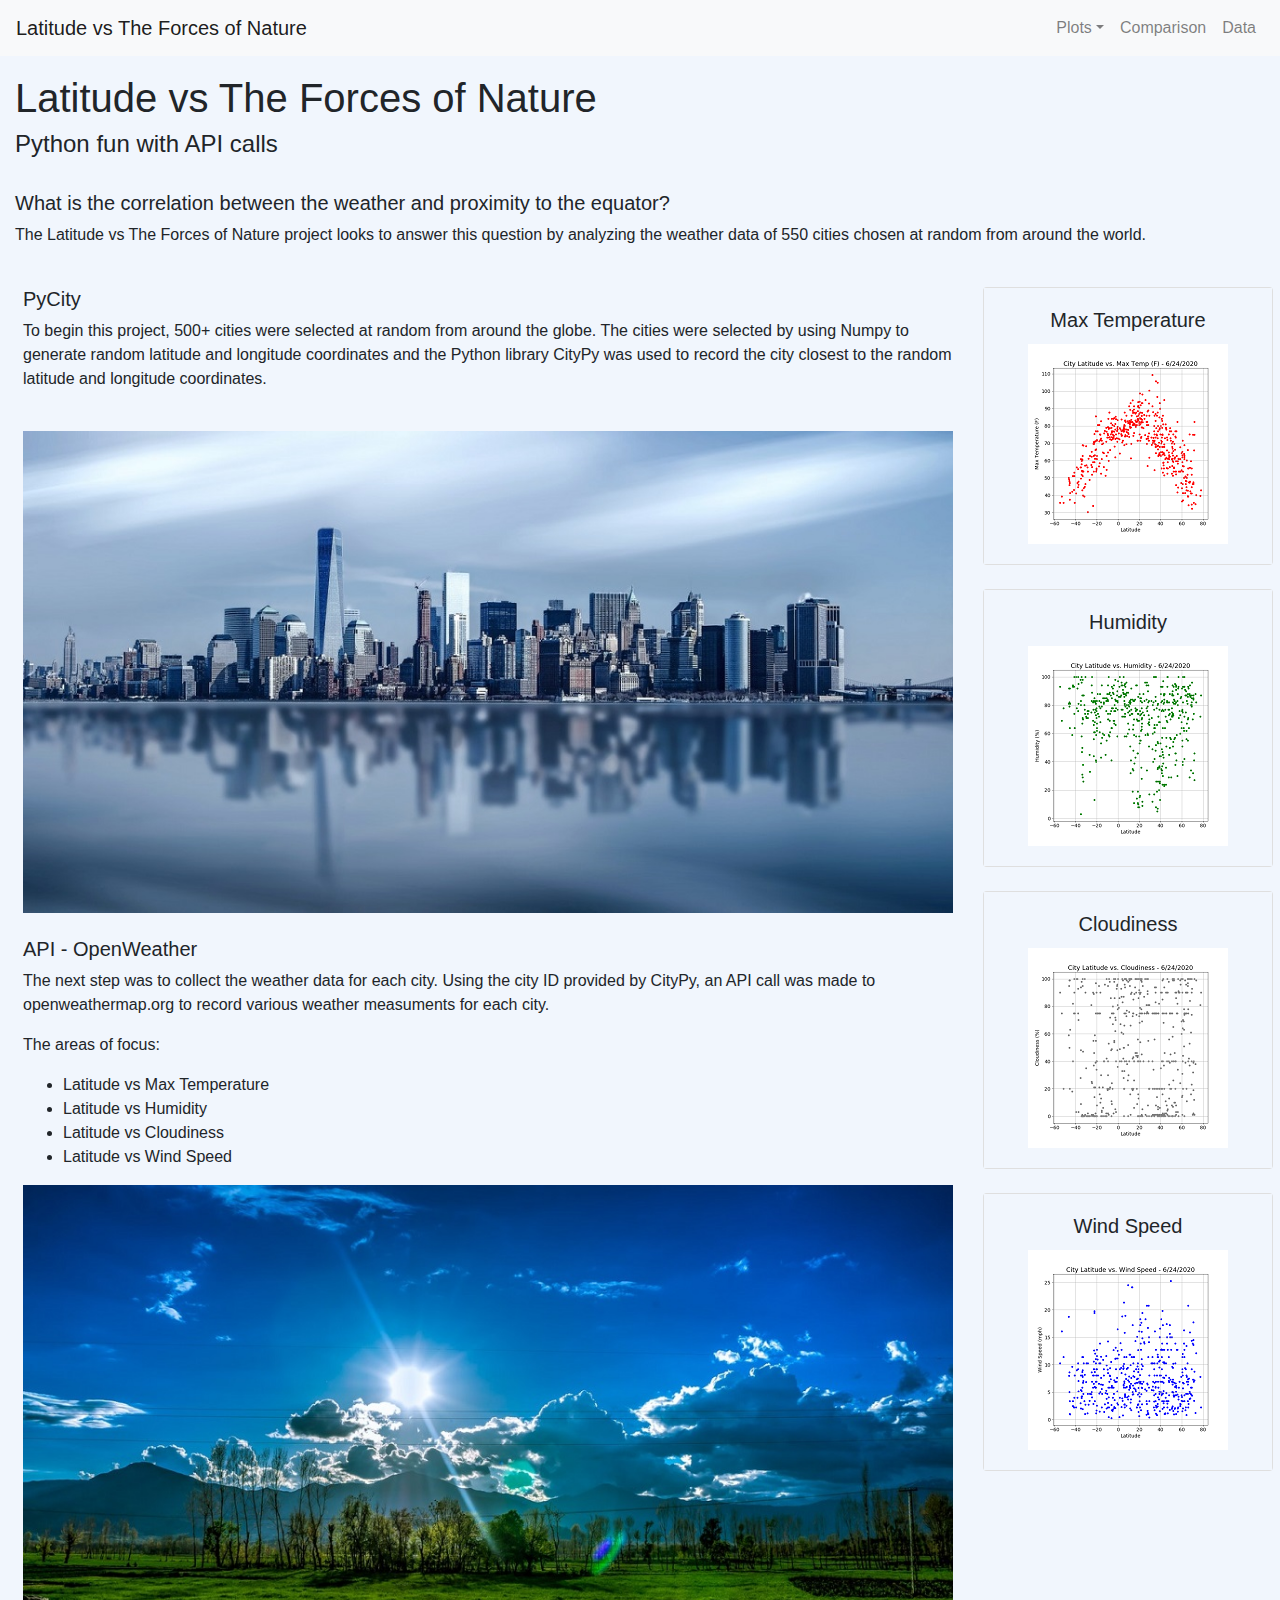
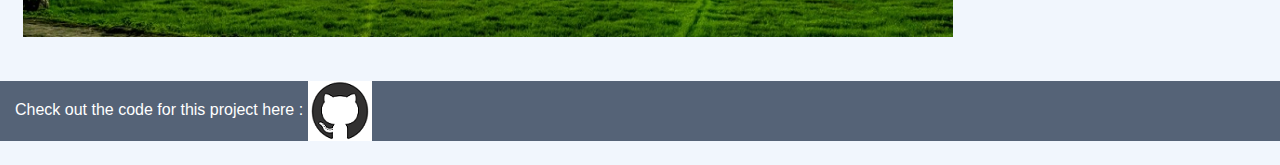
<file: index.html>
<!DOCTYPE html>
<html lang="en-us">

<head>
    <meta charset="UTF-8">
    <title>Latitude vs The Forces of Nature</title>
    <link rel="stylesheet" type="text/css" href="WebVisualizations/style.css">
    <link rel="stylesheet" href="https://stackpath.bootstrapcdn.com/bootstrap/4.3.1/css/bootstrap.min.css"
        integrity="sha384-ggOyR0iXCbMQv3Xipma34MD+dH/1fQ784/j6cY/iJTQUOhcWr7x9JvoRxT2MZw1T" crossorigin="anonymous">
</head>
​

<body class="background">
    <nav class="navbar navbar-light bg-light navbar-expand-md fixed-top foot">
        <a href="index.html" class="navbar-brand">Latitude vs The Forces of Nature</a>
        <button class="navbar-toggler" type="button" data-toggle="collapse" data-target="#navbarSupportedContent">
            <span class="navbar-toggler-icon"></span>
        </button>

        <div class="collapse navbar-collapse" id="navbarSupportedContent">
            <ul class="navbar-nav ml-auto">
                <li class="nav-item dropdown ml-auto">
                    <a href="#" class="nav-link dropdown-toggle" id="navbarDropdown" role="button"
                        data-toggle="dropdown" aria-haspopup="true" aria-expanded="false">Plots</a>
                    <div class="dropdown-menu" aria-labelledby="navbarDropdown">
                        <a href="WebVisualizations/max_temp.html" class="dropdown-item">vs Max Temperature</a>
                        <a href="WebVisualizations/humid.html" class="dropdown-item"> vs Humidity</a>
                        <a href="WebVisualizations/cloud.html" class="dropdown-item">vs Cloudiness</a>
                        <a href="WebVisualizations/wind.html" class="dropdown-item">vs Wind Speed</a>
                    </div>
                </li>
                <li class="nav-item ml-auto">
                    <a href="WebVisualizations/compar.html" class="nav-link">Comparison</a>
                </li>
                <li class="nav-item ml-auto">
                    <a href="WebVisualizations/data.html" class="nav-link">Data</a>
                </li>
            </ul>
        </div>
    </nav>

    <div class="container-fluid" style="margin-top: 50px;">
        <div class="row mb-4">
            <div class="col">
                <h1>Latitude vs The Forces of Nature</h1>
                <h4>Python fun with API calls</h4>
            </div>
        </div>
        <div class="row mb-4">
            <div class="col">
                <h5>What is the correlation between the weather and proximity to the equator?</h5>
                <p>The Latitude vs The Forces of Nature project looks to answer this question by analyzing the
                    weather data of 550 cities chosen at random from around the world.
                </p>
            </div>
        </div>
    </div>

    <div class="container-fluid m-2">
        <div class="row"> ​
            <div class="col-sm-12 col-md-9">
                <h5>PyCity</h5>
                <p>To begin this project, 500+ cities were selected at random from around the globe. The cities were
                    selected by using
                    Numpy to generate random latitude and longitude coordinates and the Python library CityPy was used
                    to record the city closest to
                    the random latitude and longitude coordinates.
                </p><br>
                <img src="WebVisualizations/images/city.jpg" class="img-fluid" alt="city">
                <br><br>
                <h5>API - OpenWeather</h5>
                <p>The next step was to collect the weather data for each city. Using the city ID provided by CityPy, an
                    API call was made
                    to openweathermap.org to record various weather measuments for each city.
                </p>
                <p>The areas of focus:</p>
                <ul>
                    <li>Latitude vs Max Temperature</li>
                    <li>Latitude vs Humidity</li>
                    <li>Latitude vs Cloudiness</li>
                    <li>Latitude vs Wind Speed</li>
                </ul>
                <img src="WebVisualizations/images/sky.jpg" class="img-fluid" alt="sky"><br><br>
            </div>

            <div class="col-sm-6 col-md-3 ml-auto">
                <aside class="sidebar">
                    <div class="card mb-4">
                        <div class="card-body background">
                            <center>
                                <h5 class="card-title">Max Temperature</h5>
                            </center>
                            <center><a href="WebVisualizations/max_temp.html"><img
                                        src="WebVisualizations/images/max_thumb.png" class="img-fluid"
                                        alt="Latitude vs Max Temperature"></a></center>
                        </div>
                    </div>
                </aside>
                <aside class="sidebar">
                    <div class="card mb-4">
                        <div class="card-body background">
                            <center>
                                <h5 class="card-title">Humidity</h5>
                            </center>
                            <center><a href="WebVisualizations/humid.html"><img
                                        src="WebVisualizations/images/humid_thumb.png" class="img-fluid"
                                        alt="Latitude vs Humidity"></a></center>
                        </div>
                    </div>
                </aside>
                <aside class="sidebar">
                    <div class="card mb-4">
                        <div class="card-body background">
                            <center>
                                <h5 class="card-title">Cloudiness</h5>
                            </center>
                            <center><a href="WebVisualizations/cloud.html"><img
                                        src="WebVisualizations/images/cloud_thumb.png" class="img-fluid"
                                        alt="Latitude vs Cloudiness"></a></center>
                        </div>
                    </div>
                </aside>
                <aside class="sidebar">
                    <div class="card mb-4">
                        <div class="card-body background">
                            <center>
                                <h5 class="card-title">Wind Speed</h5>
                            </center>
                            <center><a href="WebVisualizations/wind.html"><img
                                        src="WebVisualizations/images/wind_thumb.png" class="img-fluid"
                                        alt="Latitude vs Wind Speed"></a></center>
                        </div>
                    </div>
                </aside>
            </div>
        </div>
    </div>

    <div>
        <div class="container-fluid foot" style="margin-top: 20px;">
            <div class="row">
                <div class="col" style="color: white;">
                    Check out the code for this project here : <a href="https://github.com/jeremyhamley/python-api-challenge" target="_blank"><img
                        src="WebVisualizations/images/git.PNG" class="img-fluid"
                        alt="Github link"></a>
                </div>
            </div>
        </div>
    </div>




    <script src="https://code.jquery.com/jquery-3.3.1.slim.min.js"
        integrity="sha384-q8i/X+965DzO0rT7abK41JStQIAqVgRVzpbzo5smXKp4YfRvH+8abtTE1Pi6jizo"
        crossorigin="anonymous"></script>
    <script src="https://cdnjs.cloudflare.com/ajax/libs/popper.js/1.14.7/umd/popper.min.js"
        integrity="sha384-UO2eT0CpHqdSJQ6hJty5KVphtPhzWj9WO1clHTMGa3JDZwrnQq4sF86dIHNDz0W1"
        crossorigin="anonymous"></script>
    <script src="https://stackpath.bootstrapcdn.com/bootstrap/4.3.1/js/bootstrap.min.js"
        integrity="sha384-JjSmVgyd0p3pXB1rRibZUAYoIIy6OrQ6VrjIEaFf/nJGzIxFDsf4x0xIM+B07jRM"
        crossorigin="anonymous"></script>

</body>
​

</html>
</file>
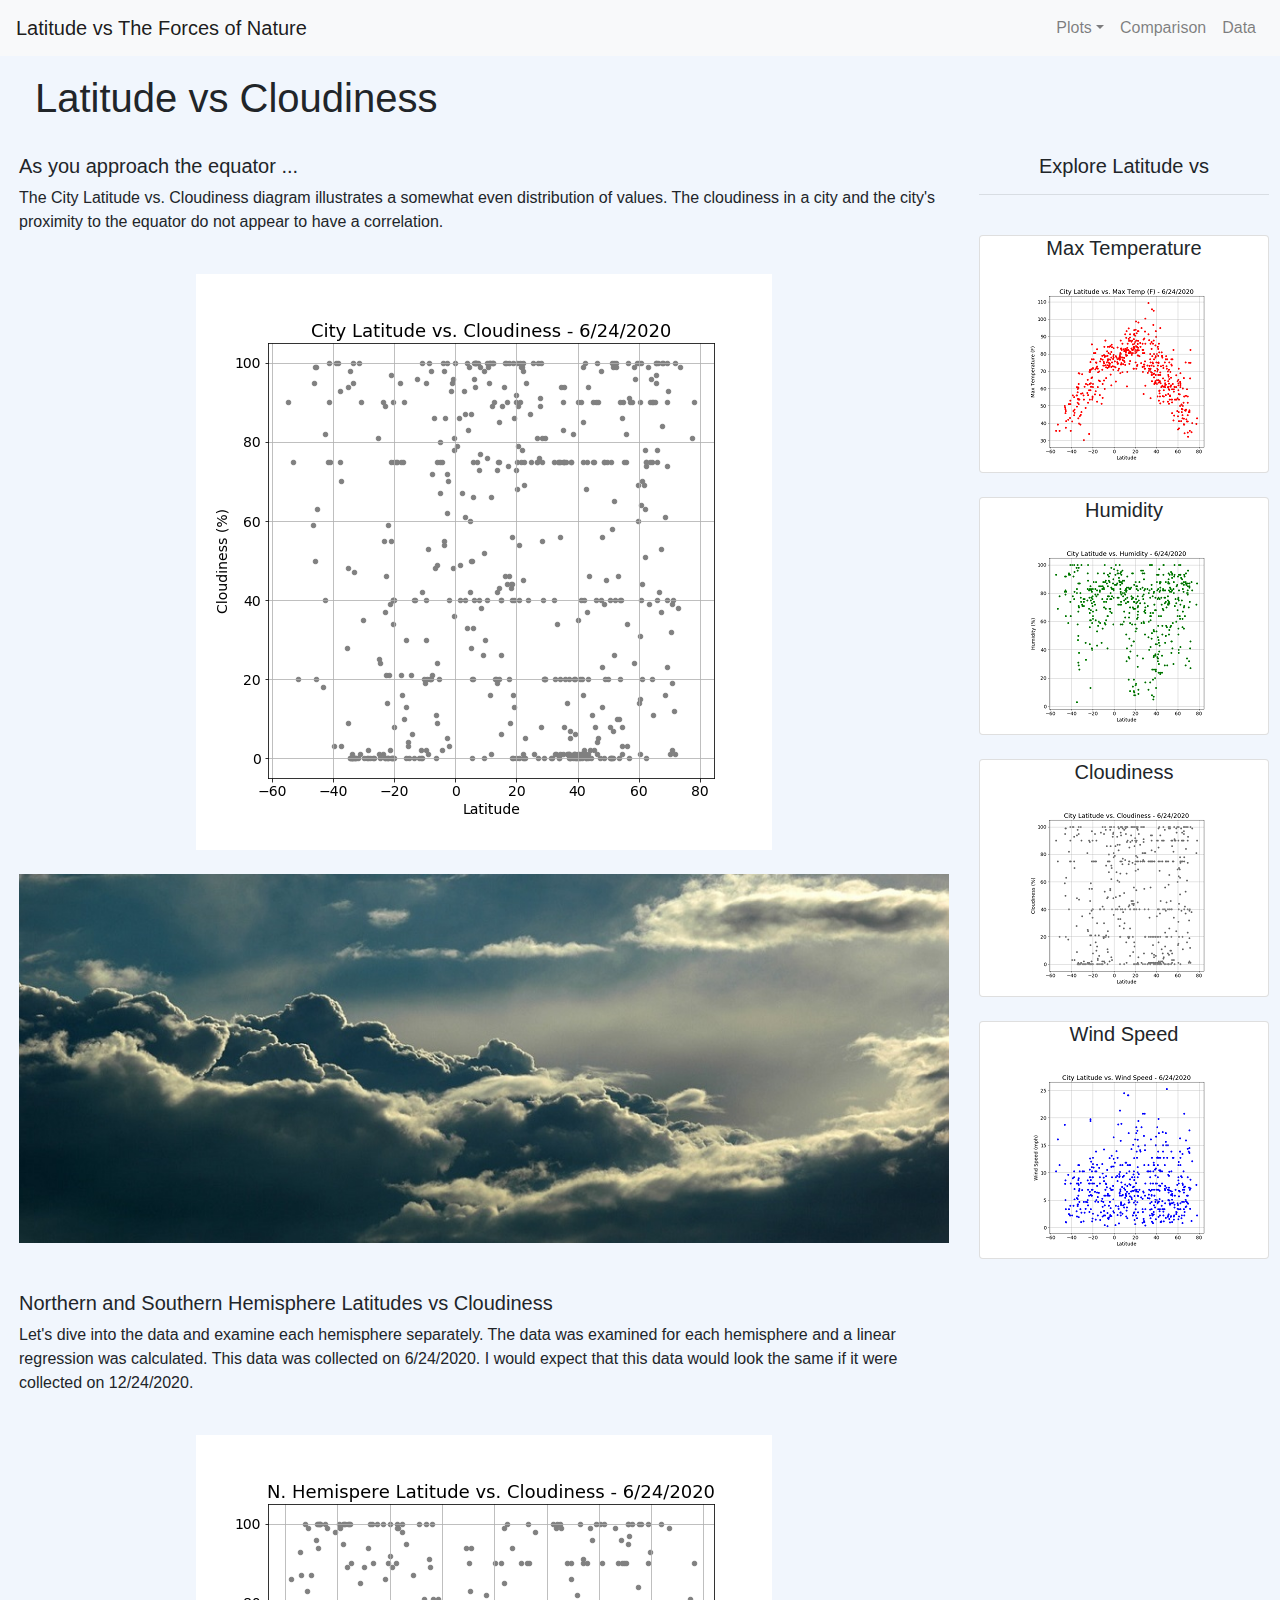
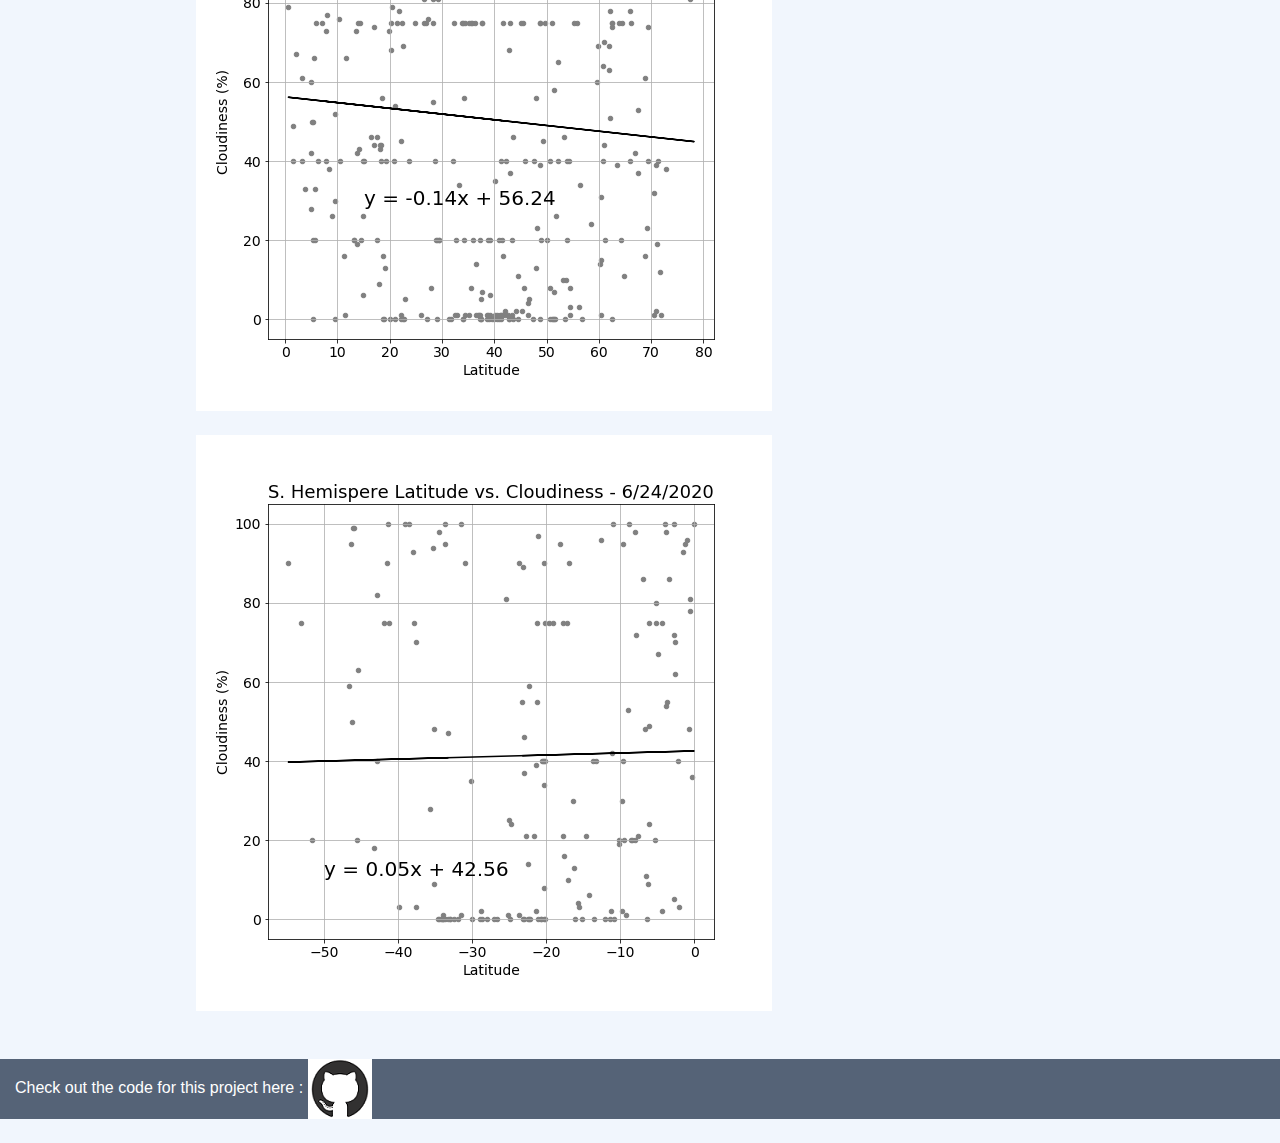
<file: WebVisualizations/cloud.html>
<!DOCTYPE html>
<html lang="en-us">

<head>
    <meta charset="UTF-8">
    <title>Latitude vs The Forces of Nature</title>
    <link rel="stylesheet" type="text/css" href="style.css">
    <link rel="stylesheet" href="https://stackpath.bootstrapcdn.com/bootstrap/4.3.1/css/bootstrap.min.css"
        integrity="sha384-ggOyR0iXCbMQv3Xipma34MD+dH/1fQ784/j6cY/iJTQUOhcWr7x9JvoRxT2MZw1T" crossorigin="anonymous">
</head>
​

<body class="background">
    <nav class="navbar navbar-light bg-light navbar-expand-md fixed-top">
        <a href="../index.html" class="navbar-brand">Latitude vs The Forces of Nature</a>
        <button class="navbar-toggler" type="button" data-toggle="collapse" data-target="#navbarSupportedContent">
            <span class="navbar-toggler-icon"></span>
        </button>

        <div class="collapse navbar-collapse" id="navbarSupportedContent">
            <ul class="navbar-nav ml-auto">
                <li class="nav-item dropdown ml-auto">
                    <a href="#" class="nav-link dropdown-toggle" id="navbarDropdown" role="button"
                        data-toggle="dropdown" aria-haspopup="true" aria-expanded="false">Plots</a>
                    <div class="dropdown-menu" aria-labelledby="navbarDropdown">
                        <a href="max_temp.html" class="dropdown-item">vs Max Temperature</a>
                        <a href="humid.html" class="dropdown-item"> vs Humidity</a>
                        <a href="cloud.html" class="dropdown-item">vs Cloudiness</a>
                        <a href="wind.html" class="dropdown-item">vs Wind Speed</a>
                    </div>
                </li>
                <li class="nav-item ml-auto">
                    <a href="compar.html" class="nav-link">Comparison</a>
                </li>
                <li class="nav-item ml-auto">
                    <a href="data.html" class="nav-link">Data</a>
                </li>
            </ul>
        </div>
    </nav>

    <div class="container-fluid" style="margin-top: 50px;">
        <div class="row mb-4" style="margin-left: 20px;">
                <h1>Latitude vs Cloudiness</h1>
        </div>
    </div>

    <div class="container-fluid m-1" style="margin-top: 50px; margin-left: 20px;">
        <div class="row mb-4">
            <div class="col-md-9">
                <h5>As you approach the equator ...</h5>
                    <p>The City Latitude vs. Cloudiness diagram illustrates a somewhat even distribution of values.  
                        The cloudiness in a city and the city's proximity to the equator do not appear to have a correlation.</p>
                <br>
                <center><img src="images/Cloudiness.png" class="img-fluid" alt="Latitude vs Cloudiness"></center>
                <br>
                <center><img src="images/cloud.jpg" class="img-fluid" alt="clouds"></center><br><br>
                <h5>Northern and Southern Hemisphere Latitudes vs Cloudiness
                </h5>
                <p>Let's dive into the data and examine each hemisphere separately.  The data was examined for each hemisphere and a linear regression was calculated.  
                    This data was collected on 6/24/2020.  I would expect that this data would look the same if it were collected on 12/24/2020.  
                </p><br>
                <center><img src="images/N. Hemispere Latitude vs. Cloudiness.png" class="img-fluid"
                    alt="N. hemisphere Latitude vs Cloudiness"></center>
                    <br>
                <center><img src="images/S. Hemispere Latitude vs. Cloudiness.png" class="img-fluid"
                    alt="S. hemisphere Latitude vs Cloudiness"></center>
                    <br>
            </div>
            
            <div class="col-sm-6 col-md-3 ml-auto">
                <aside>
                    <center><h5>Explore Latitude vs</h5></center><hr>
                    <br>
                </aside>
                <aside class="sidebar">
                    <div class="card mb-4">
                        <center><h5 class="card-title">Max Temperature</h5></center>
                        <center><a href="max_temp.html"><img src="images/max_thumb.png" class="img-fluid" alt="Latitude vs Max Temperature"></a></center>                       
                    </div>
                </aside>
                <aside class="sidebar">
                    <div class="card mb-4">
                        <center><h5 class="card-title">Humidity</h5></center>
                        <center><a href="humid.html"><img src="images/humid_thumb.png" class="img-fluid" alt="Latitude vs Humidity"></a></center>                       
                    </div>
                </aside>
                <aside class="sidebar">
                    <div class="card mb-4">
                        <center><h5 class="card-title">Cloudiness</h5></center>
                        <center><a href="cloud.html"><img src="images/cloud_thumb.png" class="img-fluid" alt="Latitude vs Cloudiness"></a></center>                       
                    </div>
                </aside>
                <aside class="sidebar">
                    <div class="card mb-4">
                        <center><h5 class="card-title">Wind Speed</h5></center>
                        <center><a href="wind.html"><img src="images/wind_thumb.png" class="img-fluid" alt="Latitude vs Wind Speed"></a></center>                       
                    </div>
                </aside>
            </div>
        </div>
    </div>

    <div>
        <div class="container-fluid foot" style="margin-top: 20px;">
            <div class="row">
                <div class="col" style="color: white;">
                    Check out the code for this project here : <a href="https://github.com/jeremyhamley/python-api-challenge" target="_blank"><img
                        src="images/git.PNG" class="img-fluid"
                        alt="Github link"></a>
                </div>
            </div>
        </div>
    </div>



    <script src="https://code.jquery.com/jquery-3.3.1.slim.min.js"
        integrity="sha384-q8i/X+965DzO0rT7abK41JStQIAqVgRVzpbzo5smXKp4YfRvH+8abtTE1Pi6jizo"
        crossorigin="anonymous"></script>
    <script src="https://cdnjs.cloudflare.com/ajax/libs/popper.js/1.14.7/umd/popper.min.js"
        integrity="sha384-UO2eT0CpHqdSJQ6hJty5KVphtPhzWj9WO1clHTMGa3JDZwrnQq4sF86dIHNDz0W1"
        crossorigin="anonymous"></script>
    <script src="https://stackpath.bootstrapcdn.com/bootstrap/4.3.1/js/bootstrap.min.js"
        integrity="sha384-JjSmVgyd0p3pXB1rRibZUAYoIIy6OrQ6VrjIEaFf/nJGzIxFDsf4x0xIM+B07jRM"
        crossorigin="anonymous"></script>

</body>
​

</html>
</file>
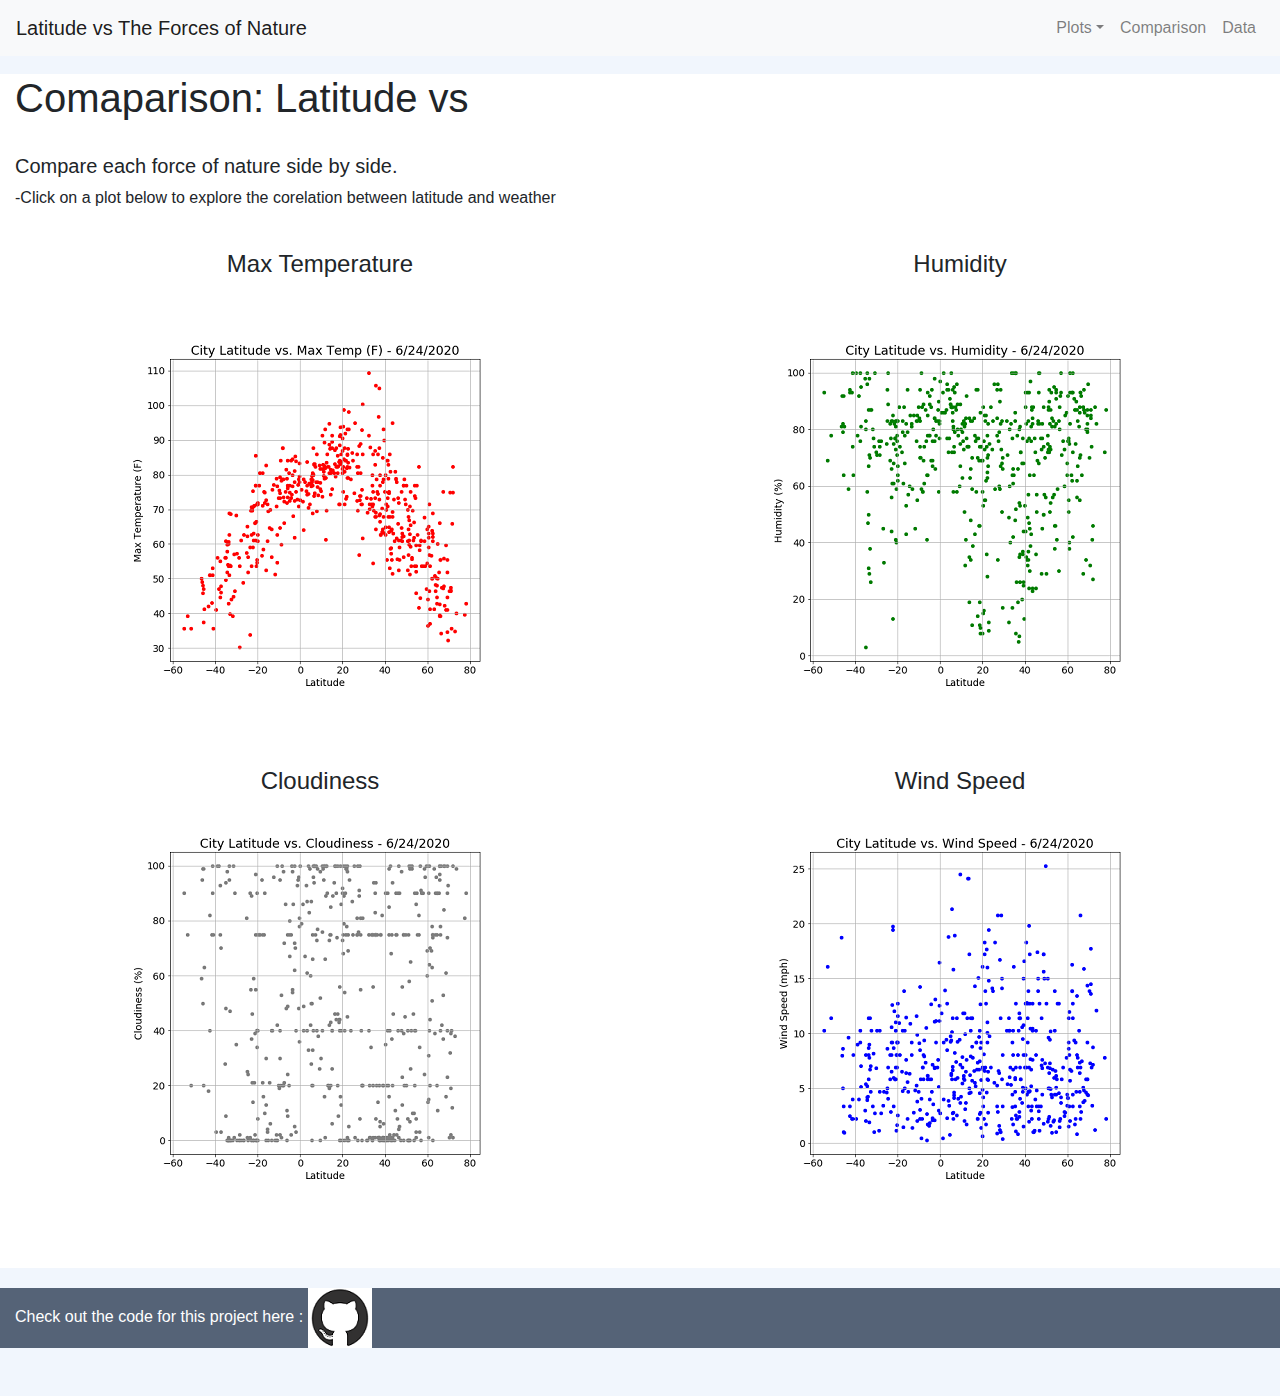
<file: WebVisualizations/compar.html>
<!DOCTYPE html>
<html lang="en-us">

<head>
    <meta charset="UTF-8">
    <title>Latitude vs The Forces of Nature</title>
    <link rel="stylesheet" type="text/css" href="style.css">
    <link rel="stylesheet" href="https://stackpath.bootstrapcdn.com/bootstrap/4.3.1/css/bootstrap.min.css"
        integrity="sha384-ggOyR0iXCbMQv3Xipma34MD+dH/1fQ784/j6cY/iJTQUOhcWr7x9JvoRxT2MZw1T" crossorigin="anonymous">
</head>
​

<body class="background">
    <nav class="navbar navbar-light bg-light navbar-expand-md fixed-top">
        <a href="../index.html" class="navbar-brand">Latitude vs The Forces of Nature</a>
        <button class="navbar-toggler" type="button" data-toggle="collapse" data-target="#navbarSupportedContent">
            <span class="navbar-toggler-icon"></span>
        </button>

        <div class="collapse navbar-collapse" id="navbarSupportedContent">
            <ul class="navbar-nav ml-auto">
                <li class="nav-item dropdown ml-auto">
                    <a href="#" class="nav-link dropdown-toggle" id="navbarDropdown" role="button"
                        data-toggle="dropdown" aria-haspopup="true" aria-expanded="false">Plots</a>
                    <div class="dropdown-menu" aria-labelledby="navbarDropdown">
                        <a href="max_temp.html" class="dropdown-item">vs Max Temperature</a>
                        <a href="humid.html" class="dropdown-item"> vs Humidity</a>
                        <a href="cloud.html" class="dropdown-item">vs Cloudiness</a>
                        <a href="wind.html" class="dropdown-item">vs Wind Speed</a>
                    </div>
                </li>
                <li class="nav-item ml-auto">
                    <a href="compar.html" class="nav-link">Comparison</a>
                </li>
                <li class="nav-item ml-auto">
                    <a href="data.html" class="nav-link">Data</a>
                </li>
            </ul>
        </div>
    </nav>


    <div class="container-fluid" style="margin-top: 50px; margin-bottom: 20px; background-color: white; margin: 20;">
        <div class="row">
            <div class="col mb-4">
                <h1>Comaparison: Latitude vs</h1><br>
                <h5>Compare each force of nature side by side.</h5>
                -Click on a plot below to explore the corelation between latitude and weather
            </div>
        </div>

        <div class="row"> ​
            <div class="col-sm-12 col-md-6 mb-4 d-flex flex-column align-items-center justify-content-center">
                <p>
                <h4>Max Temperature</h4><br>
                <a href="max_temp.html"><img src="images/Max_Temp_400.png" class="img-fluid" alt="Latitude vs Max Temperature"></a>
                </p>
            </div>
            <div class="col-sm-12 col-md-6 mb-4 d-flex flex-column align-items-center justify-content-center">
                <p>
                <h4>Humidity</h4><br>
                <a href="humid.html"><img src="images/Humidity_400.png" class="img-fluid" alt="Latitude vs Humidity"></a>
                </p>
            </div>
        </div>

        <div class="row"> ​
            <div class="col-sm-12 col-md-6 mb-4 d-flex flex-column align-items-center justify-content-center">
                <p>
                <h4>Cloudiness</h4>
                <a href="cloud.html"><img src="images/Cloudiness_400.png" class="img-fluid" alt="Latitude vs Cloudiness"></a>
                </p>

            </div>
            <div class="col-sm-12 col-md-6 mb-4 d-flex flex-column align-items-center justify-content-center">
                <p>
                <h4>Wind Speed</h4>
                <a href="wind.html"><img src="images/Wind_Speed_400.png" class="img-fluid" alt="Latitude vs Wind Speed"></a>
                </p>
            </div>
        </div> ​
    </div>

    <div>
        <div class="container-fluid foot" style="margin-top: 20px;">
            <div class="row">
                <div class="col" style="color: white;">
                    Check out the code for this project here : <a href="https://github.com/jeremyhamley/python-api-challenge" target="_blank"><img
                        src="images/git.PNG" class="img-fluid"
                        alt="Github link"></a>
                </div>
            </div>
        </div><br><br>
    </div>



    <script src="https://code.jquery.com/jquery-3.3.1.slim.min.js"
        integrity="sha384-q8i/X+965DzO0rT7abK41JStQIAqVgRVzpbzo5smXKp4YfRvH+8abtTE1Pi6jizo"
        crossorigin="anonymous"></script>
    <script src="https://cdnjs.cloudflare.com/ajax/libs/popper.js/1.14.7/umd/popper.min.js"
        integrity="sha384-UO2eT0CpHqdSJQ6hJty5KVphtPhzWj9WO1clHTMGa3JDZwrnQq4sF86dIHNDz0W1"
        crossorigin="anonymous"></script>
    <script src="https://stackpath.bootstrapcdn.com/bootstrap/4.3.1/js/bootstrap.min.js"
        integrity="sha384-JjSmVgyd0p3pXB1rRibZUAYoIIy6OrQ6VrjIEaFf/nJGzIxFDsf4x0xIM+B07jRM"
        crossorigin="anonymous"></script>

</body>

</html>
</file>
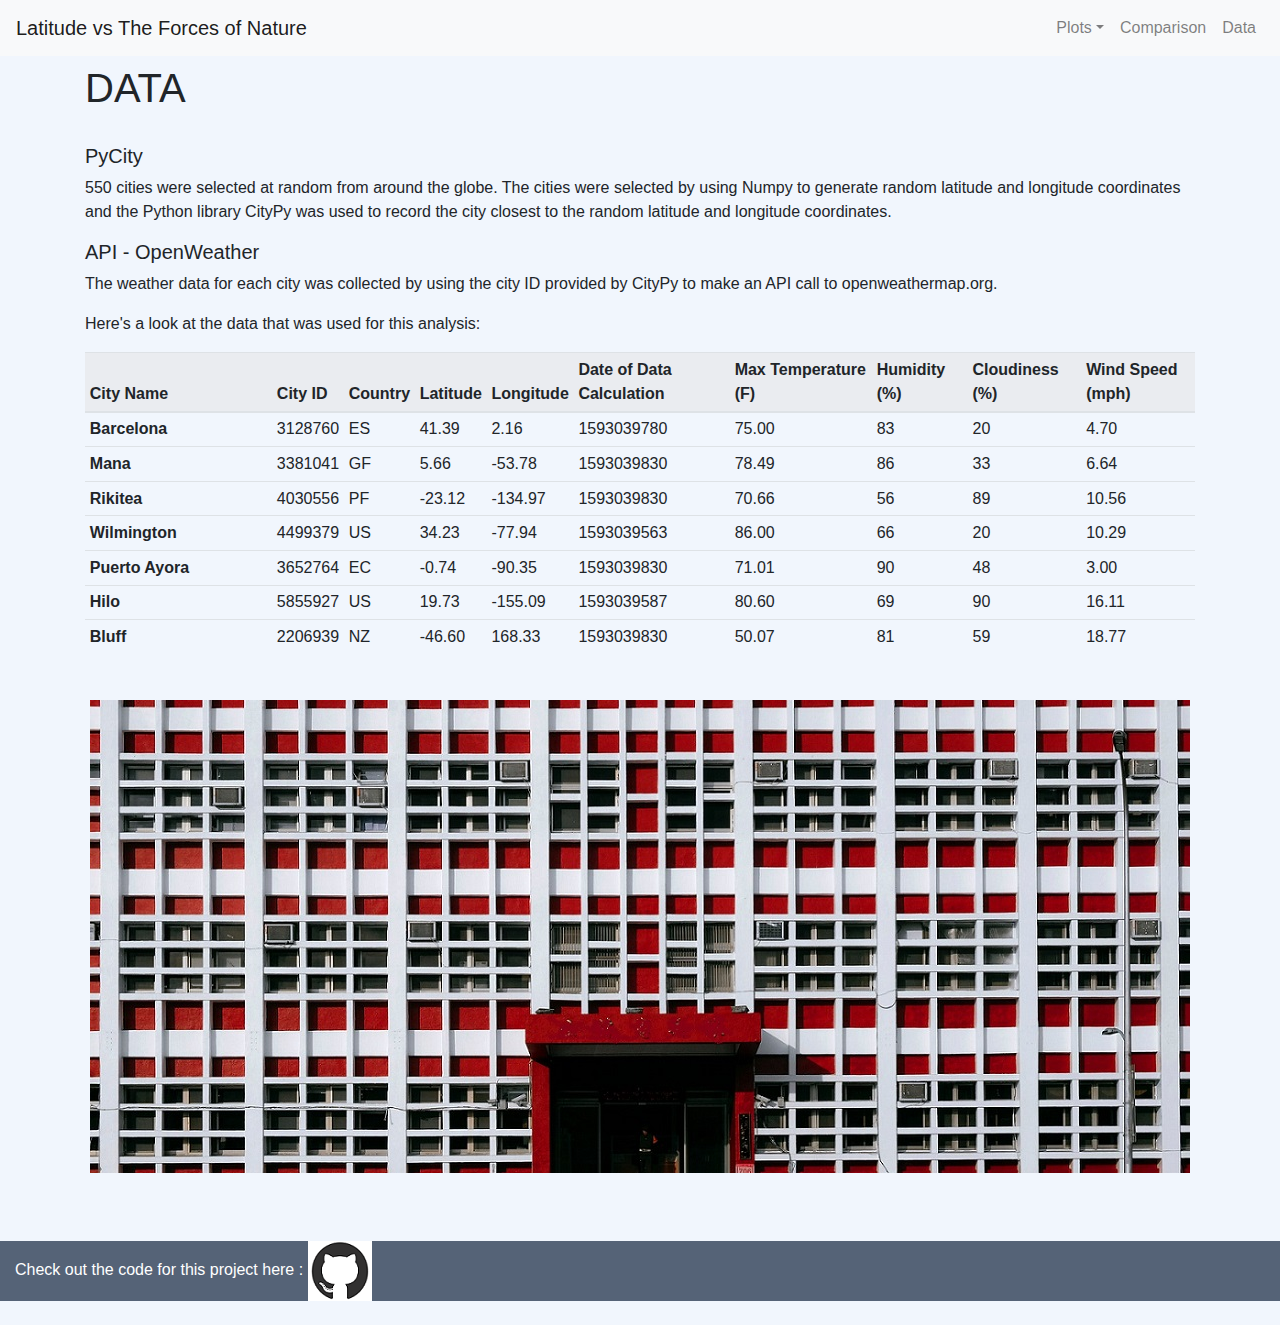
<file: WebVisualizations/data.html>
<!DOCTYPE html>
<html lang="en-us">

<head>
    <meta charset="UTF-8">
    <title>Latitude vs The Forces of Nature</title>
    <link rel="stylesheet" type="text/css" href="style.css">
    <link rel="stylesheet" href="https://stackpath.bootstrapcdn.com/bootstrap/4.3.1/css/bootstrap.min.css"
        integrity="sha384-ggOyR0iXCbMQv3Xipma34MD+dH/1fQ784/j6cY/iJTQUOhcWr7x9JvoRxT2MZw1T" crossorigin="anonymous">
</head>
​

<body class="background">
    <nav class="navbar navbar-light bg-light navbar-expand-md fixed-top">
        <a href="../index.html" class="navbar-brand">Latitude vs The Forces of Nature</a>
        <button class="navbar-toggler" type="button" data-toggle="collapse" data-target="#navbarSupportedContent">
            <span class="navbar-toggler-icon"></span>
        </button>

        <div class="collapse navbar-collapse" id="navbarSupportedContent">
            <ul class="navbar-nav ml-auto">
                <li class="nav-item dropdown ml-auto">
                    <a href="#" class="nav-link dropdown-toggle" id="navbarDropdown" role="button"
                        data-toggle="dropdown" aria-haspopup="true" aria-expanded="false">Plots</a>
                    <div class="dropdown-menu" aria-labelledby="navbarDropdown">
                        <a href="max_temp.html" class="dropdown-item">vs Max Temperature</a>
                        <a href="humid.html" class="dropdown-item"> vs Humidity</a>
                        <a href="cloud.html" class="dropdown-item">vs Cloudiness</a>
                        <a href="wind.html" class="dropdown-item">vs Wind Speed</a>
                    </div>
                </li>
                <li class="nav-item ml-auto">
                    <a href="compar.html" class="nav-link">Comparison</a>
                </li>
                <li class="nav-item ml-auto">
                    <a href="data.html" class="nav-link">Data</a>
                </li>
            </ul>
        </div>
    </nav>

    <div class="container" style="margin-top: 40px;">
        <div class="row">
            <div class="col-12">
                <h1>DATA</h1><br>
                <h5>PyCity</h5>
                <p>550 cities were selected at random from around the globe. The cities were selected by using
                    Numpy to generate random latitude and longitude coordinates and the Python library CityPy was used
                    to record the city closest to
                    the random latitude and longitude coordinates.
                </p><b></b><b></b>
                <h5>API - OpenWeather</h5>
                <p>The weather data for each city was collected by using the city ID provided by CityPy to make an API
                    call
                    to openweathermap.org.
                </p>
                <p>Here's a look at the data that was used for this analysis: </p>
            </div>
        </div>

        <div class="row">
            <div class="col">
                <div class="table-responsive table-fixedheader" style="height:300px;overflow:scroll;">
                    <table class="table table-hover table-sm">
                        <thead>
                            <tr style="text-align: left; background-color: rgb(234, 236, 240);">
                                <th>City Name</th>
                                <th>City ID</th>
                                <th>Country</th>
                                <th>Latitude</th>
                                <th>Longitude</th>
                                <th>Date of Data Calculation</th>
                                <th>Max Temperature (F)</th>
                                <th>Humidity (%)</th>
                                <th>Cloudiness (%)</th>
                                <th>Wind Speed (mph)</th>
                            </tr>
                        </thead>
                        <tbody>
                            <tr>
                                <th>Barcelona</th>
                                <td>3128760</td>
                                <td>ES</td>
                                <td>41.39</td>
                                <td>2.16</td>
                                <td>1593039780</td>
                                <td>75.00</td>
                                <td>83</td>
                                <td>20</td>
                                <td>4.70</td>
                            </tr>
                            <tr>
                                <th>Mana</th>
                                <td>3381041</td>
                                <td>GF</td>
                                <td>5.66</td>
                                <td>-53.78</td>
                                <td>1593039830</td>
                                <td>78.49</td>
                                <td>86</td>
                                <td>33</td>
                                <td>6.64</td>
                            </tr>
                            <tr>
                                <th>Rikitea</th>
                                <td>4030556</td>
                                <td>PF</td>
                                <td>-23.12</td>
                                <td>-134.97</td>
                                <td>1593039830</td>
                                <td>70.66</td>
                                <td>56</td>
                                <td>89</td>
                                <td>10.56</td>
                            </tr>
                            <tr>
                                <th>Wilmington</th>
                                <td>4499379</td>
                                <td>US</td>
                                <td>34.23</td>
                                <td>-77.94</td>
                                <td>1593039563</td>
                                <td>86.00</td>
                                <td>66</td>
                                <td>20</td>
                                <td>10.29</td>
                            </tr>
                            <tr>
                                <th>Puerto Ayora</th>
                                <td>3652764</td>
                                <td>EC</td>
                                <td>-0.74</td>
                                <td>-90.35</td>
                                <td>1593039830</td>
                                <td>71.01</td>
                                <td>90</td>
                                <td>48</td>
                                <td>3.00</td>
                            </tr>
                            <tr>
                                <th>Hilo</th>
                                <td>5855927</td>
                                <td>US</td>
                                <td>19.73</td>
                                <td>-155.09</td>
                                <td>1593039587</td>
                                <td>80.60</td>
                                <td>69</td>
                                <td>90</td>
                                <td>16.11</td>
                            </tr>
                            <tr>
                                <th>Bluff</th>
                                <td>2206939</td>
                                <td>NZ</td>
                                <td>-46.60</td>
                                <td>168.33</td>
                                <td>1593039830</td>
                                <td>50.07</td>
                                <td>81</td>
                                <td>59</td>
                                <td>18.77</td>
                            </tr>
                            <tr>
                                <th>Tuatapere</th>
                                <td>2180815</td>
                                <td>NZ</td>
                                <td>-46.13</td>
                                <td>167.68</td>
                                <td>1593039830</td>
                                <td>45.93</td>
                                <td>82</td>
                                <td>99</td>
                                <td>4.99</td>
                            </tr>
                            <tr>
                                <th>Atuona</th>
                                <td>4020109</td>
                                <td>PF</td>
                                <td>-9.80</td>
                                <td>-139.03</td>
                                <td>1593039830</td>
                                <td>79.32</td>
                                <td>70</td>
                                <td>30</td>
                                <td>14.23</td>
                            </tr>
                            <tr>
                                <th>Castro</th>
                                <td>3466704</td>
                                <td>BR</td>
                                <td>-24.79</td>
                                <td>-50.01</td>
                                <td>1593039830</td>
                                <td>56.23</td>
                                <td>89</td>
                                <td>24</td>
                                <td>4.03</td>
                            </tr>
                            <tr>
                                <th>Torbay</th>
                                <td>6167817</td>
                                <td>CA</td>
                                <td>47.67</td>
                                <td>-52.73</td>
                                <td>1593039830</td>
                                <td>75.20</td>
                                <td>73</td>
                                <td>40</td>
                                <td>11.41</td>
                            </tr>
                            <tr>
                                <th>Dunedin</th>
                                <td>2191562</td>
                                <td>NZ</td>
                                <td>-45.87</td>
                                <td>170.50</td>
                                <td>1593039785</td>
                                <td>46.99</td>
                                <td>92</td>
                                <td>99</td>
                                <td>1.01</td>
                            </tr>
                            <tr>
                                <th>Bredasdorp</th>
                                <td>1015776</td>
                                <td>ZA</td>
                                <td>-34.53</td>
                                <td>20.04</td>
                                <td>1593039830</td>
                                <td>51.80</td>
                                <td>100</td>
                                <td>0</td>
                                <td>3.96</td>
                            </tr>
                            <tr>
                                <th>Hermanus</th>
                                <td>3366880</td>
                                <td>ZA</td>
                                <td>-34.42</td>
                                <td>19.23</td>
                                <td>1593039831</td>
                                <td>59.97</td>
                                <td>58</td>
                                <td>0</td>
                                <td>5.17</td>
                            </tr>
                            <tr>
                                <th>Punta Arenas</th>
                                <td>3874787</td>
                                <td>CL</td>
                                <td>-53.15</td>
                                <td>-70.92</td>
                                <td>1593039831</td>
                                <td>39.20</td>
                                <td>69</td>
                                <td>75</td>
                                <td>16.11</td>
                            </tr>
                            <tr>
                                <th>Vestmanna</th>
                                <td>2610343</td>
                                <td>FO</td>
                                <td>62.16</td>
                                <td>-7.17</td>
                                <td>1593039831</td>
                                <td>50.00</td>
                                <td>93</td>
                                <td>78</td>
                                <td>13.87</td>
                            </tr>
                            <tr>
                                <th>Ushuaia</th>
                                <td>3833367</td>
                                <td>AR</td>
                                <td>-54.80</td>
                                <td>-68.30</td>
                                <td>1593039741</td>
                                <td>35.60</td>
                                <td>93</td>
                                <td>90</td>
                                <td>10.29</td>
                            </tr>
                            <tr>
                                <th>Isangel</th>
                                <td>2136825</td>
                                <td>VU</td>
                                <td>-19.55</td>
                                <td>169.27</td>
                                <td>1593039831</td>
                                <td>77.00</td>
                                <td>88</td>
                                <td>75</td>
                                <td>10.94</td>
                            </tr>
                            <tr>
                                <th>San Cristobal</th>
                                <td>3628473</td>
                                <td>VE</td>
                                <td>7.77</td>
                                <td>-72.22</td>
                                <td>1593039803</td>
                                <td>86.00</td>
                                <td>58</td>
                                <td>40</td>
                                <td>11.41</td>
                            </tr>
                            <tr>
                                <th>Klaksvík</th>
                                <td>2618795</td>
                                <td>FO</td>
                                <td>62.23</td>
                                <td>-6.59</td>
                                <td>1593039831</td>
                                <td>50.00</td>
                                <td>93</td>
                                <td>51</td>
                                <td>13.87</td>
                            </tr>
                            <tr>
                                <th>Ponta do Sol</th>
                                <td>2264557</td>
                                <td>PT</td>
                                <td>32.67</td>
                                <td>-17.10</td>
                                <td>1593039831</td>
                                <td>71.60</td>
                                <td>60</td>
                                <td>20</td>
                                <td>10.29</td>
                            </tr>
                            <tr>
                                <th>Malakal</th>
                                <td>370737</td>
                                <td>SS</td>
                                <td>9.53</td>
                                <td>31.66</td>
                                <td>1593039831</td>
                                <td>75.42</td>
                                <td>80</td>
                                <td>30</td>
                                <td>4.27</td>
                            </tr>
                            <tr>
                                <th>Hong Kong</th>
                                <td>1819729</td>
                                <td>HK</td>
                                <td>22.29</td>
                                <td>114.16</td>
                                <td>1593039600</td>
                                <td>86.00</td>
                                <td>70</td>
                                <td>100</td>
                                <td>11.01</td>
                            </tr>
                            <tr>
                                <th>Vung Tau</th>
                                <td>1562414</td>
                                <td>VN</td>
                                <td>10.35</td>
                                <td>107.08</td>
                                <td>1593039831</td>
                                <td>81.68</td>
                                <td>82</td>
                                <td>100</td>
                                <td>7.85</td>
                            </tr>
                            <tr>
                                <th>Saint-Pierre</th>
                                <td>935214</td>
                                <td>RE</td>
                                <td>-21.34</td>
                                <td>55.48</td>
                                <td>1593039831</td>
                                <td>66.20</td>
                                <td>77</td>
                                <td>2</td>
                                <td>5.82</td>
                            </tr>
                            <tr>
                                <th>Calama</th>
                                <td>3897347</td>
                                <td>CL</td>
                                <td>-22.47</td>
                                <td>-68.93</td>
                                <td>1593039832</td>
                                <td>59.00</td>
                                <td>13</td>
                                <td>0</td>
                                <td>19.46</td>
                            </tr>
                            <tr>
                                <th>Bethel</th>
                                <td>5282297</td>
                                <td>US</td>
                                <td>41.37</td>
                                <td>-73.41</td>
                                <td>1593039832</td>
                                <td>82.99</td>
                                <td>34</td>
                                <td>1</td>
                                <td>13.87</td>
                            </tr>
                            <tr>
                                <th>Albany</th>
                                <td>5106841</td>
                                <td>US</td>
                                <td>42.60</td>
                                <td>-73.97</td>
                                <td>1593039682</td>
                                <td>81.00</td>
                                <td>39</td>
                                <td>1</td>
                                <td>7.65</td>
                            </tr>
                            <tr>
                                <th>El Tigre</th>
                                <td>3641351</td>
                                <td>VE</td>
                                <td>8.89</td>
                                <td>-64.25</td>
                                <td>1593039832</td>
                                <td>82.67</td>
                                <td>60</td>
                                <td>26</td>
                                <td>9.42</td>
                            </tr>
                            <tr>
                                <th>Chui</th>
                                <td>3443061</td>
                                <td>UY</td>
                                <td>-33.70</td>
                                <td>-53.46</td>
                                <td>1593039711</td>
                                <td>62.78</td>
                                <td>98</td>
                                <td>100</td>
                                <td>1.88</td>
                            </tr>
                            <tr>
                                <th>Mataura</th>
                                <td>6201424</td>
                                <td>NZ</td>
                                <td>-46.19</td>
                                <td>168.86</td>
                                <td>1593039832</td>
                                <td>47.98</td>
                                <td>79</td>
                                <td>50</td>
                                <td>8.63</td>
                            </tr>
                            <tr>
                                <th>Karaidel'</th>
                                <td>552862</td>
                                <td>RU</td>
                                <td>55.83</td>
                                <td>56.91</td>
                                <td>1593039832</td>
                                <td>41.74</td>
                                <td>83</td>
                                <td>82</td>
                                <td>4.59</td>
                            </tr>
                            <tr>
                                <th>Hay River</th>
                                <td>5972762</td>
                                <td>CA</td>
                                <td>60.82</td>
                                <td>-115.80</td>
                                <td>1593039673</td>
                                <td>71.60</td>
                                <td>40</td>
                                <td>40</td>
                                <td>8.05</td>
                            </tr>
                            <tr>
                                <th>Mount Gambier</th>
                                <td>2156643</td>
                                <td>AU</td>
                                <td>-37.83</td>
                                <td>140.77</td>
                                <td>1593039832</td>
                                <td>44.60</td>
                                <td>100</td>
                                <td>75</td>
                                <td>9.17</td>
                            </tr>
                            <tr>
                                <th>Husavik</th>
                                <td>2629833</td>
                                <td>IS</td>
                                <td>66.04</td>
                                <td>-17.34</td>
                                <td>1593039832</td>
                                <td>55.40</td>
                                <td>71</td>
                                <td>40</td>
                                <td>20.80</td>
                            </tr>
                            <tr>
                                <th>Ahipara</th>
                                <td>2194098</td>
                                <td>NZ</td>
                                <td>-35.17</td>
                                <td>173.17</td>
                                <td>1593039832</td>
                                <td>60.98</td>
                                <td>83</td>
                                <td>48</td>
                                <td>5.41</td>
                            </tr>
                            <tr>
                                <th>Vaini</th>
                                <td>4032243</td>
                                <td>TO</td>
                                <td>-21.20</td>
                                <td>-175.20</td>
                                <td>1593039832</td>
                                <td>77.00</td>
                                <td>73</td>
                                <td>75</td>
                                <td>6.93</td>
                            </tr>
                            <tr>
                                <th>Jamestown</th>
                                <td>5122534</td>
                                <td>US</td>
                                <td>42.10</td>
                                <td>-79.24</td>
                                <td>1593039833</td>
                                <td>68.00</td>
                                <td>45</td>
                                <td>1</td>
                                <td>17.22</td>
                            </tr>
                            <tr>
                                <th>Nikolskoye</th>
                                <td>546105</td>
                                <td>RU</td>
                                <td>59.70</td>
                                <td>30.79</td>
                                <td>1593039833</td>
                                <td>64.40</td>
                                <td>68</td>
                                <td>60</td>
                                <td>4.47</td>
                            </tr>
                            <tr>
                                <th>Mossamedes</th>
                                <td>3347019</td>
                                <td>AO</td>
                                <td>-15.20</td>
                                <td>12.15</td>
                                <td>1593039833</td>
                                <td>69.55</td>
                                <td>57</td>
                                <td>0</td>
                                <td>4.70</td>
                            </tr>
                            <tr>
                                <th>Talnakh</th>
                                <td>1490256</td>
                                <td>RU</td>
                                <td>69.49</td>
                                <td>88.40</td>
                                <td>1593039833</td>
                                <td>55.40</td>
                                <td>82</td>
                                <td>74</td>
                                <td>4.47</td>
                            </tr>
                            <tr>
                                <th>Mahébourg</th>
                                <td>934322</td>
                                <td>MU</td>
                                <td>-20.41</td>
                                <td>57.70</td>
                                <td>1593039663</td>
                                <td>71.60</td>
                                <td>83</td>
                                <td>40</td>
                                <td>9.17</td>
                            </tr>
                            <tr>
                                <th>Vila Franca do Campo</th>
                                <td>3372472</td>
                                <td>PT</td>
                                <td>37.72</td>
                                <td>-25.43</td>
                                <td>1593039833</td>
                                <td>62.60</td>
                                <td>72</td>
                                <td>75</td>
                                <td>5.82</td>
                            </tr>
                            <tr>
                                <th>Ribeira Grande</th>
                                <td>3372707</td>
                                <td>PT</td>
                                <td>38.52</td>
                                <td>-28.70</td>
                                <td>1593039833</td>
                                <td>63.43</td>
                                <td>68</td>
                                <td>0</td>
                                <td>10.58</td>
                            </tr>
                            <tr>
                                <th>Tasiilaq</th>
                                <td>3424607</td>
                                <td>GL</td>
                                <td>65.61</td>
                                <td>-37.64</td>
                                <td>1593039833</td>
                                <td>39.20</td>
                                <td>86</td>
                                <td>100</td>
                                <td>3.36</td>
                            </tr>
                            <tr>
                                <th>Iqaluit</th>
                                <td>5983720</td>
                                <td>CA</td>
                                <td>63.75</td>
                                <td>-68.51</td>
                                <td>1593039833</td>
                                <td>46.40</td>
                                <td>75</td>
                                <td>90</td>
                                <td>2.24</td>
                            </tr>
                            <tr>
                                <th>Kapaa</th>
                                <td>5848280</td>
                                <td>US</td>
                                <td>22.08</td>
                                <td>-159.32</td>
                                <td>1593039833</td>
                                <td>82.40</td>
                                <td>65</td>
                                <td>1</td>
                                <td>9.17</td>
                            </tr>
                            <tr>
                                <th>Hobart</th>
                                <td>2163355</td>
                                <td>AU</td>
                                <td>-42.88</td>
                                <td>147.33</td>
                                <td>1593039541</td>
                                <td>51.01</td>
                                <td>93</td>
                                <td>40</td>
                                <td>3.36</td>
                            </tr>
                            <tr>
                                <th>Sioux Lookout</th>
                                <td>6148373</td>
                                <td>CA</td>
                                <td>50.10</td>
                                <td>-91.92</td>
                                <td>1593039833</td>
                                <td>77.00</td>
                                <td>29</td>
                                <td>20</td>
                                <td>12.75</td>
                            </tr>
                            <tr>
                                <th>Enugu</th>
                                <td>2343279</td>
                                <td>NG</td>
                                <td>6.44</td>
                                <td>7.49</td>
                                <td>1593039834</td>
                                <td>73.94</td>
                                <td>95</td>
                                <td>100</td>
                                <td>4.36</td>
                            </tr>
                            <tr>
                                <th>Pevek</th>
                                <td>2122090</td>
                                <td>RU</td>
                                <td>69.70</td>
                                <td>170.31</td>
                                <td>1593039834</td>
                                <td>32.32</td>
                                <td>96</td>
                                <td>93</td>
                                <td>4.38</td>
                            </tr>
                            <tr>
                                <th>Vila Velha</th>
                                <td>3445026</td>
                                <td>BR</td>
                                <td>-20.33</td>
                                <td>-40.29</td>
                                <td>1593039834</td>
                                <td>71.60</td>
                                <td>78</td>
                                <td>34</td>
                                <td>6.93</td>
                            </tr>
                            <tr>
                                <th>Carnarvon</th>
                                <td>2074865</td>
                                <td>AU</td>
                                <td>-24.87</td>
                                <td>113.63</td>
                                <td>1593039834</td>
                                <td>51.80</td>
                                <td>100</td>
                                <td>0</td>
                                <td>6.93</td>
                            </tr>
                            <tr>
                                <th>Hithadhoo</th>
                                <td>1282256</td>
                                <td>MV</td>
                                <td>-0.60</td>
                                <td>73.08</td>
                                <td>1593039795</td>
                                <td>83.28</td>
                                <td>77</td>
                                <td>78</td>
                                <td>11.16</td>
                            </tr>
                            <tr>
                                <th>Coyhaique</th>
                                <td>3894426</td>
                                <td>CL</td>
                                <td>-45.58</td>
                                <td>-72.07</td>
                                <td>1593039834</td>
                                <td>37.40</td>
                                <td>64</td>
                                <td>20</td>
                                <td>3.36</td>
                            </tr>
                            <tr>
                                <th>Saldanha</th>
                                <td>3361934</td>
                                <td>ZA</td>
                                <td>-33.01</td>
                                <td>17.94</td>
                                <td>1593039834</td>
                                <td>53.60</td>
                                <td>87</td>
                                <td>0</td>
                                <td>4.70</td>
                            </tr>
                            <tr>
                                <th>Chapais</th>
                                <td>5919850</td>
                                <td>CA</td>
                                <td>49.78</td>
                                <td>-74.85</td>
                                <td>1593039613</td>
                                <td>71.60</td>
                                <td>56</td>
                                <td>75</td>
                                <td>25.28</td>
                            </tr>
                            <tr>
                                <th>Kuusamo</th>
                                <td>649924</td>
                                <td>FI</td>
                                <td>65.97</td>
                                <td>29.18</td>
                                <td>1593039593</td>
                                <td>55.40</td>
                                <td>93</td>
                                <td>78</td>
                                <td>2.24</td>
                            </tr>
                            <tr>
                                <th>Butaritari</th>
                                <td>2110227</td>
                                <td>KI</td>
                                <td>3.07</td>
                                <td>172.79</td>
                                <td>1593039834</td>
                                <td>83.73</td>
                                <td>77</td>
                                <td>87</td>
                                <td>12.73</td>
                            </tr>
                            <tr>
                                <th>East London</th>
                                <td>1006984</td>
                                <td>ZA</td>
                                <td>-33.02</td>
                                <td>27.91</td>
                                <td>1593039834</td>
                                <td>68.61</td>
                                <td>26</td>
                                <td>0</td>
                                <td>7.05</td>
                            </tr>
                            <tr>
                                <th>Praia da Vitória</th>
                                <td>3372760</td>
                                <td>PT</td>
                                <td>38.73</td>
                                <td>-27.07</td>
                                <td>1593039590</td>
                                <td>64.40</td>
                                <td>77</td>
                                <td>20</td>
                                <td>9.53</td>
                            </tr>
                            <tr>
                                <th>Ozernovskiy</th>
                                <td>2122293</td>
                                <td>RU</td>
                                <td>51.50</td>
                                <td>156.52</td>
                                <td>1593039835</td>
                                <td>51.28</td>
                                <td>82</td>
                                <td>7</td>
                                <td>7.31</td>
                            </tr>
                            <tr>
                                <th>Tura</th>
                                <td>1254046</td>
                                <td>IN</td>
                                <td>25.52</td>
                                <td>90.22</td>
                                <td>1593039835</td>
                                <td>74.73</td>
                                <td>96</td>
                                <td>100</td>
                                <td>5.53</td>
                            </tr>
                            <tr>
                                <th>Wajid</th>
                                <td>50814</td>
                                <td>SO</td>
                                <td>3.81</td>
                                <td>43.25</td>
                                <td>1593039835</td>
                                <td>74.53</td>
                                <td>72</td>
                                <td>33</td>
                                <td>18.84</td>
                            </tr>
                            <tr>
                                <th>Road Town</th>
                                <td>3577430</td>
                                <td>VG</td>
                                <td>18.42</td>
                                <td>-64.62</td>
                                <td>1593039609</td>
                                <td>84.20</td>
                                <td>74</td>
                                <td>40</td>
                                <td>10.29</td>
                            </tr>
                            <tr>
                                <th>Nísia Floresta</th>
                                <td>3393922</td>
                                <td>BR</td>
                                <td>-6.09</td>
                                <td>-35.21</td>
                                <td>1593039835</td>
                                <td>77.00</td>
                                <td>78</td>
                                <td>75</td>
                                <td>5.82</td>
                            </tr>
                            <tr>
                                <th>Longyearbyen</th>
                                <td>2729907</td>
                                <td>SJ</td>
                                <td>78.22</td>
                                <td>15.64</td>
                                <td>1593039690</td>
                                <td>42.80</td>
                                <td>87</td>
                                <td>90</td>
                                <td>2.24</td>
                            </tr>
                            <tr>
                                <th>Khatanga</th>
                                <td>2022572</td>
                                <td>RU</td>
                                <td>71.97</td>
                                <td>102.50</td>
                                <td>1593039835</td>
                                <td>75.02</td>
                                <td>46</td>
                                <td>100</td>
                                <td>8.75</td>
                            </tr>
                            <tr>
                                <th>Kavieng</th>
                                <td>2094342</td>
                                <td>PG</td>
                                <td>-2.57</td>
                                <td>150.80</td>
                                <td>1593039835</td>
                                <td>85.35</td>
                                <td>66</td>
                                <td>70</td>
                                <td>13.13</td>
                            </tr>
                            <tr>
                                <th>Riberalta</th>
                                <td>3906466</td>
                                <td>BO</td>
                                <td>-10.98</td>
                                <td>-66.10</td>
                                <td>1593039835</td>
                                <td>76.75</td>
                                <td>85</td>
                                <td>100</td>
                                <td>2.06</td>
                            </tr>
                            <tr>
                                <th>Mirny</th>
                                <td>2019951</td>
                                <td>RU</td>
                                <td>62.54</td>
                                <td>113.96</td>
                                <td>1593039835</td>
                                <td>60.80</td>
                                <td>93</td>
                                <td>75</td>
                                <td>4.47</td>
                            </tr>
                            <tr>
                                <th>Mar del Plata</th>
                                <td>3430863</td>
                                <td>AR</td>
                                <td>-38.00</td>
                                <td>-57.56</td>
                                <td>1593039788</td>
                                <td>55.00</td>
                                <td>76</td>
                                <td>93</td>
                                <td>10.29</td>
                            </tr>
                            <tr>
                                <th>Esperance</th>
                                <td>2071860</td>
                                <td>AU</td>
                                <td>-33.87</td>
                                <td>121.90</td>
                                <td>1593039835</td>
                                <td>42.80</td>
                                <td>87</td>
                                <td>0</td>
                                <td>8.05</td>
                            </tr>
                            <tr>
                                <th>Olinda</th>
                                <td>3393536</td>
                                <td>BR</td>
                                <td>-8.01</td>
                                <td>-34.86</td>
                                <td>1593039835</td>
                                <td>78.80</td>
                                <td>69</td>
                                <td>20</td>
                                <td>8.05</td>
                            </tr>
                            <tr>
                                <th>Provideniya</th>
                                <td>4031574</td>
                                <td>RU</td>
                                <td>64.38</td>
                                <td>-173.30</td>
                                <td>1593039836</td>
                                <td>42.80</td>
                                <td>62</td>
                                <td>75</td>
                                <td>13.42</td>
                            </tr>
                            <tr>
                                <th>Busselton</th>
                                <td>2075265</td>
                                <td>AU</td>
                                <td>-33.65</td>
                                <td>115.33</td>
                                <td>1593039836</td>
                                <td>51.01</td>
                                <td>71</td>
                                <td>95</td>
                                <td>7.78</td>
                            </tr>
                            <tr>
                                <th>Smolenka</th>
                                <td>2016405</td>
                                <td>RU</td>
                                <td>52.14</td>
                                <td>113.50</td>
                                <td>1593039836</td>
                                <td>53.60</td>
                                <td>93</td>
                                <td>40</td>
                                <td>4.47</td>
                            </tr>
                            <tr>
                                <th>Coquimbo</th>
                                <td>3893629</td>
                                <td>CL</td>
                                <td>-29.95</td>
                                <td>-71.34</td>
                                <td>1593039670</td>
                                <td>57.20</td>
                                <td>71</td>
                                <td>0</td>
                                <td>10.29</td>
                            </tr>
                            <tr>
                                <th>Kenai</th>
                                <td>5866063</td>
                                <td>US</td>
                                <td>60.55</td>
                                <td>-151.26</td>
                                <td>1593039836</td>
                                <td>59.00</td>
                                <td>76</td>
                                <td>90</td>
                                <td>9.17</td>
                            </tr>
                            <tr>
                                <th>Qaanaaq</th>
                                <td>3831208</td>
                                <td>GL</td>
                                <td>77.48</td>
                                <td>-69.36</td>
                                <td>1593039836</td>
                                <td>39.60</td>
                                <td>72</td>
                                <td>81</td>
                                <td>7.81</td>
                            </tr>
                            <tr>
                                <th>Geraldton</th>
                                <td>2070998</td>
                                <td>AU</td>
                                <td>-28.77</td>
                                <td>114.60</td>
                                <td>1593039836</td>
                                <td>53.60</td>
                                <td>71</td>
                                <td>2</td>
                                <td>10.29</td>
                            </tr>
                            <tr>
                                <th>Pisz</th>
                                <td>762120</td>
                                <td>PL</td>
                                <td>53.63</td>
                                <td>21.81</td>
                                <td>1593039836</td>
                                <td>61.90</td>
                                <td>95</td>
                                <td>10</td>
                                <td>5.95</td>
                            </tr>
                            <tr>
                                <th>Kiunga</th>
                                <td>2093846</td>
                                <td>PG</td>
                                <td>-6.12</td>
                                <td>141.29</td>
                                <td>1593039836</td>
                                <td>76.08</td>
                                <td>93</td>
                                <td>49</td>
                                <td>1.70</td>
                            </tr>
                            <tr>
                                <th>College</th>
                                <td>5859699</td>
                                <td>US</td>
                                <td>64.86</td>
                                <td>-147.80</td>
                                <td>1593039836</td>
                                <td>60.01</td>
                                <td>67</td>
                                <td>90</td>
                                <td>6.93</td>
                            </tr>
                            <tr>
                                <th>Thompson</th>
                                <td>6165406</td>
                                <td>CA</td>
                                <td>55.74</td>
                                <td>-97.86</td>
                                <td>1593039836</td>
                                <td>82.40</td>
                                <td>30</td>
                                <td>75</td>
                                <td>12.75</td>
                            </tr>
                            <tr>
                                <th>Jalu</th>
                                <td>86049</td>
                                <td>LY</td>
                                <td>29.03</td>
                                <td>21.55</td>
                                <td>1593039836</td>
                                <td>75.78</td>
                                <td>51</td>
                                <td>0</td>
                                <td>14.16</td>
                            </tr>
                            <tr>
                                <th>Pontianak</th>
                                <td>1630789</td>
                                <td>ID</td>
                                <td>-0.03</td>
                                <td>109.33</td>
                                <td>1593039836</td>
                                <td>72.66</td>
                                <td>97</td>
                                <td>100</td>
                                <td>2.73</td>
                            </tr>
                            <tr>
                                <th>Salinópolis</th>
                                <td>3389822</td>
                                <td>BR</td>
                                <td>-0.61</td>
                                <td>-47.36</td>
                                <td>1593039837</td>
                                <td>79.56</td>
                                <td>83</td>
                                <td>81</td>
                                <td>12.55</td>
                            </tr>
                            <tr>
                                <th>Sigiriya</th>
                                <td>1228051</td>
                                <td>LK</td>
                                <td>7.95</td>
                                <td>80.74</td>
                                <td>1593039837</td>
                                <td>76.60</td>
                                <td>80</td>
                                <td>77</td>
                                <td>9.24</td>
                            </tr>
                            <tr>
                                <th>Kloulklubed</th>
                                <td>7671223</td>
                                <td>PW</td>
                                <td>7.04</td>
                                <td>134.26</td>
                                <td>1593039837</td>
                                <td>82.40</td>
                                <td>88</td>
                                <td>75</td>
                                <td>5.82</td>
                            </tr>
                            <tr>
                                <th>Honningsvåg</th>
                                <td>779554</td>
                                <td>NO</td>
                                <td>70.98</td>
                                <td>25.97</td>
                                <td>1593039837</td>
                                <td>47.50</td>
                                <td>85</td>
                                <td>2</td>
                                <td>13.65</td>
                            </tr>
                            <tr>
                                <th>Kismayo</th>
                                <td>55671</td>
                                <td>SO</td>
                                <td>-0.36</td>
                                <td>42.55</td>
                                <td>1593039837</td>
                                <td>77.94</td>
                                <td>82</td>
                                <td>36</td>
                                <td>16.46</td>
                            </tr>
                            <tr>
                                <th>Cervo</th>
                                <td>3125287</td>
                                <td>ES</td>
                                <td>43.67</td>
                                <td>-7.41</td>
                                <td>1593039837</td>
                                <td>63.00</td>
                                <td>88</td>
                                <td>46</td>
                                <td>1.01</td>
                            </tr>
                            <tr>
                                <th>Clyde River</th>
                                <td>5924351</td>
                                <td>CA</td>
                                <td>70.47</td>
                                <td>-68.59</td>
                                <td>1593039837</td>
                                <td>46.40</td>
                                <td>70</td>
                                <td>1</td>
                                <td>13.87</td>
                            </tr>
                            <tr>
                                <th>Evensk</th>
                                <td>2125693</td>
                                <td>RU</td>
                                <td>61.95</td>
                                <td>159.23</td>
                                <td>1593039837</td>
                                <td>56.73</td>
                                <td>64</td>
                                <td>69</td>
                                <td>6.60</td>
                            </tr>
                            <tr>
                                <th>Pisco</th>
                                <td>3932145</td>
                                <td>PE</td>
                                <td>-13.70</td>
                                <td>-76.22</td>
                                <td>1593039788</td>
                                <td>64.40</td>
                                <td>82</td>
                                <td>40</td>
                                <td>9.17</td>
                            </tr>
                            <tr>
                                <th>Prachuap Khiri Khan</th>
                                <td>1151074</td>
                                <td>TH</td>
                                <td>11.82</td>
                                <td>99.78</td>
                                <td>1593039837</td>
                                <td>79.05</td>
                                <td>84</td>
                                <td>89</td>
                                <td>6.51</td>
                            </tr>
                            <tr>
                                <th>Tomatlán</th>
                                <td>3981391</td>
                                <td>MX</td>
                                <td>19.93</td>
                                <td>-105.25</td>
                                <td>1593039837</td>
                                <td>86.88</td>
                                <td>58</td>
                                <td>73</td>
                                <td>6.91</td>
                            </tr>
                            <tr>
                                <th>Plyussa</th>
                                <td>508743</td>
                                <td>RU</td>
                                <td>58.43</td>
                                <td>29.37</td>
                                <td>1593039837</td>
                                <td>60.87</td>
                                <td>73</td>
                                <td>24</td>
                                <td>2.84</td>
                            </tr>
                            <tr>
                                <th>Avarua</th>
                                <td>4035715</td>
                                <td>CK</td>
                                <td>-21.21</td>
                                <td>-159.78</td>
                                <td>1593039784</td>
                                <td>77.00</td>
                                <td>83</td>
                                <td>55</td>
                                <td>10.29</td>
                            </tr>
                            <tr>
                                <th>Nouadhibou</th>
                                <td>2377457</td>
                                <td>MR</td>
                                <td>20.93</td>
                                <td>-17.03</td>
                                <td>1593039581</td>
                                <td>71.60</td>
                                <td>73</td>
                                <td>0</td>
                                <td>17.22</td>
                            </tr>
                            <tr>
                                <th>Mogadishu</th>
                                <td>53654</td>
                                <td>SO</td>
                                <td>2.04</td>
                                <td>45.34</td>
                                <td>1593039838</td>
                                <td>77.97</td>
                                <td>86</td>
                                <td>67</td>
                                <td>13.96</td>
                            </tr>
                            <tr>
                                <th>Balaipungut</th>
                                <td>1650600</td>
                                <td>ID</td>
                                <td>1.05</td>
                                <td>101.28</td>
                                <td>1593039838</td>
                                <td>72.23</td>
                                <td>93</td>
                                <td>86</td>
                                <td>0.45</td>
                            </tr>
                            <tr>
                                <th>Senanga</th>
                                <td>898947</td>
                                <td>ZM</td>
                                <td>-16.12</td>
                                <td>23.27</td>
                                <td>1593039838</td>
                                <td>52.43</td>
                                <td>53</td>
                                <td>0</td>
                                <td>6.42</td>
                            </tr>
                            <tr>
                                <th>Morro Bay</th>
                                <td>5374920</td>
                                <td>US</td>
                                <td>35.37</td>
                                <td>-120.85</td>
                                <td>1593039779</td>
                                <td>82.99</td>
                                <td>86</td>
                                <td>83</td>
                                <td>5.99</td>
                            </tr>
                            <tr>
                                <th>Fortuna</th>
                                <td>5563839</td>
                                <td>US</td>
                                <td>40.60</td>
                                <td>-124.16</td>
                                <td>1593039838</td>
                                <td>70.00</td>
                                <td>82</td>
                                <td>1</td>
                                <td>18.34</td>
                            </tr>
                            <tr>
                                <th>Champerico</th>
                                <td>3598787</td>
                                <td>GT</td>
                                <td>14.30</td>
                                <td>-91.92</td>
                                <td>1593039838</td>
                                <td>87.80</td>
                                <td>66</td>
                                <td>75</td>
                                <td>11.41</td>
                            </tr>
                            <tr>
                                <th>Mount Isa</th>
                                <td>2065594</td>
                                <td>AU</td>
                                <td>-20.73</td>
                                <td>139.50</td>
                                <td>1593039838</td>
                                <td>53.60</td>
                                <td>40</td>
                                <td>0</td>
                                <td>1.12</td>
                            </tr>
                            <tr>
                                <th>Roald</th>
                                <td>3141667</td>
                                <td>NO</td>
                                <td>62.58</td>
                                <td>6.13</td>
                                <td>1593039838</td>
                                <td>62.01</td>
                                <td>72</td>
                                <td>74</td>
                                <td>12.75</td>
                            </tr>
                            <tr>
                                <th>Mikuni</th>
                                <td>1857260</td>
                                <td>JP</td>
                                <td>36.22</td>
                                <td>136.15</td>
                                <td>1593039838</td>
                                <td>75.20</td>
                                <td>78</td>
                                <td>75</td>
                                <td>2.24</td>
                            </tr>
                            <tr>
                                <th>Loreto</th>
                                <td>3998291</td>
                                <td>MX</td>
                                <td>22.27</td>
                                <td>-101.97</td>
                                <td>1593039838</td>
                                <td>79.21</td>
                                <td>28</td>
                                <td>98</td>
                                <td>16.06</td>
                            </tr>
                            <tr>
                                <th>Murgab</th>
                                <td>1218612</td>
                                <td>TM</td>
                                <td>37.50</td>
                                <td>61.97</td>
                                <td>1593039838</td>
                                <td>77.00</td>
                                <td>36</td>
                                <td>0</td>
                                <td>6.93</td>
                            </tr>
                            <tr>
                                <th>Egvekinot</th>
                                <td>4031742</td>
                                <td>RU</td>
                                <td>66.32</td>
                                <td>-179.17</td>
                                <td>1593039839</td>
                                <td>34.29</td>
                                <td>92</td>
                                <td>100</td>
                                <td>2.86</td>
                            </tr>
                            <tr>
                                <th>Port Blair</th>
                                <td>1259385</td>
                                <td>IN</td>
                                <td>11.67</td>
                                <td>92.75</td>
                                <td>1593039839</td>
                                <td>81.99</td>
                                <td>82</td>
                                <td>66</td>
                                <td>9.98</td>
                            </tr>
                            <tr>
                                <th>Saskylakh</th>
                                <td>2017155</td>
                                <td>RU</td>
                                <td>71.92</td>
                                <td>114.08</td>
                                <td>1593039839</td>
                                <td>82.31</td>
                                <td>27</td>
                                <td>1</td>
                                <td>7.14</td>
                            </tr>
                            <tr>
                                <th>Gunnedah</th>
                                <td>2164206</td>
                                <td>AU</td>
                                <td>-30.98</td>
                                <td>150.25</td>
                                <td>1593039839</td>
                                <td>46.40</td>
                                <td>100</td>
                                <td>90</td>
                                <td>2.75</td>
                            </tr>
                            <tr>
                                <th>Port Alfred</th>
                                <td>964432</td>
                                <td>ZA</td>
                                <td>-33.59</td>
                                <td>26.89</td>
                                <td>1593039839</td>
                                <td>69.01</td>
                                <td>29</td>
                                <td>0</td>
                                <td>8.99</td>
                            </tr>
                            <tr>
                                <th>Petropavlovsk-Kamchatskiy</th>
                                <td>2122104</td>
                                <td>RU</td>
                                <td>53.05</td>
                                <td>158.65</td>
                                <td>1593039839</td>
                                <td>69.80</td>
                                <td>56</td>
                                <td>10</td>
                                <td>6.71</td>
                            </tr>
                            <tr>
                                <th>Alice Springs</th>
                                <td>2077895</td>
                                <td>AU</td>
                                <td>-23.70</td>
                                <td>133.88</td>
                                <td>1593039643</td>
                                <td>33.80</td>
                                <td>69</td>
                                <td>1</td>
                                <td>5.82</td>
                            </tr>
                            <tr>
                                <th>Lavrentiya</th>
                                <td>4031637</td>
                                <td>RU</td>
                                <td>65.58</td>
                                <td>-171.00</td>
                                <td>1593039839</td>
                                <td>39.40</td>
                                <td>70</td>
                                <td>100</td>
                                <td>6.40</td>
                            </tr>
                            <tr>
                                <th>Port Elizabeth</th>
                                <td>964420</td>
                                <td>ZA</td>
                                <td>-33.92</td>
                                <td>25.57</td>
                                <td>1593039607</td>
                                <td>53.60</td>
                                <td>50</td>
                                <td>0</td>
                                <td>5.82</td>
                            </tr>
                            <tr>
                                <th>Timrå</th>
                                <td>2669047</td>
                                <td>SE</td>
                                <td>62.49</td>
                                <td>17.33</td>
                                <td>1593039839</td>
                                <td>63.00</td>
                                <td>100</td>
                                <td>0</td>
                                <td>3.36</td>
                            </tr>
                            <tr>
                                <th>Northam</th>
                                <td>2641434</td>
                                <td>GB</td>
                                <td>51.03</td>
                                <td>-4.22</td>
                                <td>1593039839</td>
                                <td>68.00</td>
                                <td>73</td>
                                <td>0</td>
                                <td>5.01</td>
                            </tr>
                            <tr>
                                <th>Narsaq</th>
                                <td>3421719</td>
                                <td>GL</td>
                                <td>60.92</td>
                                <td>-46.05</td>
                                <td>1593039587</td>
                                <td>46.40</td>
                                <td>75</td>
                                <td>100</td>
                                <td>3.36</td>
                            </tr>
                            <tr>
                                <th>Honiara</th>
                                <td>2108502</td>
                                <td>SB</td>
                                <td>-9.43</td>
                                <td>159.95</td>
                                <td>1593039839</td>
                                <td>84.20</td>
                                <td>70</td>
                                <td>20</td>
                                <td>5.82</td>
                            </tr>
                            <tr>
                                <th>George Town</th>
                                <td>1735106</td>
                                <td>MY</td>
                                <td>5.41</td>
                                <td>100.34</td>
                                <td>1593039719</td>
                                <td>78.80</td>
                                <td>88</td>
                                <td>20</td>
                                <td>5.82</td>
                            </tr>
                            <tr>
                                <th>Olafsvik</th>
                                <td>3414079</td>
                                <td>IS</td>
                                <td>64.89</td>
                                <td>-23.71</td>
                                <td>1593039840</td>
                                <td>50.05</td>
                                <td>83</td>
                                <td>11</td>
                                <td>7.78</td>
                            </tr>
                            <tr>
                                <th>Araouane</th>
                                <td>2460954</td>
                                <td>ML</td>
                                <td>18.90</td>
                                <td>-3.53</td>
                                <td>1593039840</td>
                                <td>91.53</td>
                                <td>8</td>
                                <td>0</td>
                                <td>2.82</td>
                            </tr>
                            <tr>
                                <th>Lalibela</th>
                                <td>332288</td>
                                <td>ET</td>
                                <td>12.03</td>
                                <td>39.03</td>
                                <td>1593039840</td>
                                <td>61.34</td>
                                <td>41</td>
                                <td>100</td>
                                <td>3.65</td>
                            </tr>
                            <tr>
                                <th>Kwang Binh</th>
                                <td>1582886</td>
                                <td>VN</td>
                                <td>17.48</td>
                                <td>106.60</td>
                                <td>1593039766</td>
                                <td>85.44</td>
                                <td>70</td>
                                <td>100</td>
                                <td>7.34</td>
                            </tr>
                            <tr>
                                <th>Kovdor</th>
                                <td>543508</td>
                                <td>RU</td>
                                <td>67.57</td>
                                <td>30.48</td>
                                <td>1593039840</td>
                                <td>47.86</td>
                                <td>94</td>
                                <td>84</td>
                                <td>4.79</td>
                            </tr>
                            <tr>
                                <th>Dikson</th>
                                <td>1507390</td>
                                <td>RU</td>
                                <td>73.51</td>
                                <td>80.55</td>
                                <td>1593039840</td>
                                <td>40.05</td>
                                <td>82</td>
                                <td>99</td>
                                <td>12.08</td>
                            </tr>
                            <tr>
                                <th>Kushiro</th>
                                <td>2129376</td>
                                <td>JP</td>
                                <td>42.98</td>
                                <td>144.37</td>
                                <td>1593039840</td>
                                <td>55.40</td>
                                <td>87</td>
                                <td>75</td>
                                <td>3.36</td>
                            </tr>
                            <tr>
                                <th>Saint-Philippe</th>
                                <td>935215</td>
                                <td>RE</td>
                                <td>-21.36</td>
                                <td>55.77</td>
                                <td>1593039840</td>
                                <td>66.20</td>
                                <td>77</td>
                                <td>39</td>
                                <td>5.82</td>
                            </tr>
                            <tr>
                                <th>Teguise</th>
                                <td>2510573</td>
                                <td>ES</td>
                                <td>29.06</td>
                                <td>-13.56</td>
                                <td>1593039840</td>
                                <td>71.60</td>
                                <td>68</td>
                                <td>20</td>
                                <td>14.99</td>
                            </tr>
                            <tr>
                                <th>Portland</th>
                                <td>5746545</td>
                                <td>US</td>
                                <td>45.52</td>
                                <td>-122.68</td>
                                <td>1593039246</td>
                                <td>78.01</td>
                                <td>57</td>
                                <td>75</td>
                                <td>3.36</td>
                            </tr>
                            <tr>
                                <th>Tanout</th>
                                <td>2439155</td>
                                <td>NE</td>
                                <td>14.97</td>
                                <td>8.89</td>
                                <td>1593039840</td>
                                <td>91.42</td>
                                <td>11</td>
                                <td>6</td>
                                <td>8.79</td>
                            </tr>
                            <tr>
                                <th>Arraial do Cabo</th>
                                <td>3471451</td>
                                <td>BR</td>
                                <td>-22.97</td>
                                <td>-42.03</td>
                                <td>1593039660</td>
                                <td>69.80</td>
                                <td>83</td>
                                <td>37</td>
                                <td>9.17</td>
                            </tr>
                            <tr>
                                <th>San Patricio</th>
                                <td>3985168</td>
                                <td>MX</td>
                                <td>19.22</td>
                                <td>-104.70</td>
                                <td>1593039840</td>
                                <td>86.00</td>
                                <td>74</td>
                                <td>40</td>
                                <td>9.17</td>
                            </tr>
                            <tr>
                                <th>Tuktoyaktuk</th>
                                <td>6170031</td>
                                <td>CA</td>
                                <td>69.45</td>
                                <td>-133.04</td>
                                <td>1593039841</td>
                                <td>44.60</td>
                                <td>79</td>
                                <td>40</td>
                                <td>9.17</td>
                            </tr>
                            <tr>
                                <th>Tiksi</th>
                                <td>2015306</td>
                                <td>RU</td>
                                <td>71.69</td>
                                <td>128.87</td>
                                <td>1593039841</td>
                                <td>65.93</td>
                                <td>41</td>
                                <td>12</td>
                                <td>3.40</td>
                            </tr>
                            <tr>
                                <th>Cape Town</th>
                                <td>3369157</td>
                                <td>ZA</td>
                                <td>-33.93</td>
                                <td>18.42</td>
                                <td>1593039782</td>
                                <td>60.01</td>
                                <td>67</td>
                                <td>1</td>
                                <td>11.41</td>
                            </tr>
                            <tr>
                                <th>Airai</th>
                                <td>1651810</td>
                                <td>TL</td>
                                <td>-8.93</td>
                                <td>125.41</td>
                                <td>1593039841</td>
                                <td>59.85</td>
                                <td>100</td>
                                <td>53</td>
                                <td>4.03</td>
                            </tr>
                            <tr>
                                <th>Norman Wells</th>
                                <td>6089245</td>
                                <td>CA</td>
                                <td>65.28</td>
                                <td>-126.83</td>
                                <td>1593039841</td>
                                <td>51.80</td>
                                <td>81</td>
                                <td>90</td>
                                <td>10.29</td>
                            </tr>
                            <tr>
                                <th>Mackay</th>
                                <td>2159220</td>
                                <td>AU</td>
                                <td>-21.15</td>
                                <td>149.20</td>
                                <td>1593039841</td>
                                <td>61.00</td>
                                <td>81</td>
                                <td>0</td>
                                <td>5.82</td>
                            </tr>
                            <tr>
                                <th>Vanavara</th>
                                <td>2013727</td>
                                <td>RU</td>
                                <td>60.34</td>
                                <td>102.28</td>
                                <td>1593039612</td>
                                <td>65.17</td>
                                <td>55</td>
                                <td>1</td>
                                <td>1.54</td>
                            </tr>
                            <tr>
                                <th>Cherskiy</th>
                                <td>2126199</td>
                                <td>RU</td>
                                <td>68.75</td>
                                <td>161.30</td>
                                <td>1593039841</td>
                                <td>59.65</td>
                                <td>34</td>
                                <td>61</td>
                                <td>4.61</td>
                            </tr>
                            <tr>
                                <th>Vestmannaeyjar</th>
                                <td>3412093</td>
                                <td>IS</td>
                                <td>63.44</td>
                                <td>-20.27</td>
                                <td>1593039562</td>
                                <td>50.90</td>
                                <td>87</td>
                                <td>39</td>
                                <td>1.70</td>
                            </tr>
                            <tr>
                                <th>Sur</th>
                                <td>286245</td>
                                <td>OM</td>
                                <td>22.57</td>
                                <td>59.53</td>
                                <td>1593039842</td>
                                <td>83.50</td>
                                <td>82</td>
                                <td>0</td>
                                <td>6.53</td>
                            </tr>
                            <tr>
                                <th>Mehamn</th>
                                <td>778707</td>
                                <td>NO</td>
                                <td>71.04</td>
                                <td>27.85</td>
                                <td>1593039842</td>
                                <td>46.51</td>
                                <td>87</td>
                                <td>19</td>
                                <td>17.76</td>
                            </tr>
                            <tr>
                                <th>Yeppoon</th>
                                <td>2142316</td>
                                <td>AU</td>
                                <td>-23.13</td>
                                <td>150.73</td>
                                <td>1593039842</td>
                                <td>53.60</td>
                                <td>66</td>
                                <td>0</td>
                                <td>6.53</td>
                            </tr>
                            <tr>
                                <th>Bonthe</th>
                                <td>2409914</td>
                                <td>SL</td>
                                <td>7.53</td>
                                <td>-12.51</td>
                                <td>1593039842</td>
                                <td>77.99</td>
                                <td>87</td>
                                <td>100</td>
                                <td>7.43</td>
                            </tr>
                            <tr>
                                <th>Nyimba</th>
                                <td>900056</td>
                                <td>ZM</td>
                                <td>-14.56</td>
                                <td>30.81</td>
                                <td>1593039842</td>
                                <td>64.71</td>
                                <td>60</td>
                                <td>21</td>
                                <td>6.35</td>
                            </tr>
                            <tr>
                                <th>Bulgan</th>
                                <td>2032201</td>
                                <td>MN</td>
                                <td>48.81</td>
                                <td>103.53</td>
                                <td>1593039842</td>
                                <td>56.23</td>
                                <td>74</td>
                                <td>0</td>
                                <td>1.81</td>
                            </tr>
                            <tr>
                                <th>Broken Hill</th>
                                <td>2173911</td>
                                <td>AU</td>
                                <td>-31.95</td>
                                <td>141.43</td>
                                <td>1593039842</td>
                                <td>39.20</td>
                                <td>80</td>
                                <td>0</td>
                                <td>3.36</td>
                            </tr>
                            <tr>
                                <th>Cairns</th>
                                <td>2172797</td>
                                <td>AU</td>
                                <td>-16.92</td>
                                <td>145.77</td>
                                <td>1593039776</td>
                                <td>72.00</td>
                                <td>68</td>
                                <td>90</td>
                                <td>10.29</td>
                            </tr>
                            <tr>
                                <th>Bonavista</th>
                                <td>5905393</td>
                                <td>CA</td>
                                <td>48.65</td>
                                <td>-53.11</td>
                                <td>1593039842</td>
                                <td>62.38</td>
                                <td>88</td>
                                <td>39</td>
                                <td>15.66</td>
                            </tr>
                            <tr>
                                <th>Zavyalovo</th>
                                <td>1505506</td>
                                <td>RU</td>
                                <td>54.51</td>
                                <td>82.45</td>
                                <td>1593039842</td>
                                <td>53.60</td>
                                <td>93</td>
                                <td>1</td>
                                <td>4.47</td>
                            </tr>
                            <tr>
                                <th>Gander</th>
                                <td>5959335</td>
                                <td>CA</td>
                                <td>48.97</td>
                                <td>-54.59</td>
                                <td>1593039843</td>
                                <td>78.80</td>
                                <td>57</td>
                                <td>20</td>
                                <td>14.99</td>
                            </tr>
                            <tr>
                                <th>New Norfolk</th>
                                <td>2155415</td>
                                <td>AU</td>
                                <td>-42.78</td>
                                <td>147.06</td>
                                <td>1593039843</td>
                                <td>51.01</td>
                                <td>94</td>
                                <td>82</td>
                                <td>2.48</td>
                            </tr>
                            <tr>
                                <th>Jumla</th>
                                <td>1283285</td>
                                <td>NP</td>
                                <td>29.27</td>
                                <td>82.18</td>
                                <td>1593039843</td>
                                <td>61.79</td>
                                <td>70</td>
                                <td>81</td>
                                <td>0.38</td>
                            </tr>
                            <tr>
                                <th>Launceston</th>
                                <td>2160517</td>
                                <td>AU</td>
                                <td>-41.45</td>
                                <td>147.17</td>
                                <td>1593039788</td>
                                <td>51.01</td>
                                <td>100</td>
                                <td>90</td>
                                <td>2.24</td>
                            </tr>
                            <tr>
                                <th>Hazorasp</th>
                                <td>1513957</td>
                                <td>UZ</td>
                                <td>41.32</td>
                                <td>61.07</td>
                                <td>1593039843</td>
                                <td>68.00</td>
                                <td>37</td>
                                <td>0</td>
                                <td>4.70</td>
                            </tr>
                            <tr>
                                <th>Progreso</th>
                                <td>3521108</td>
                                <td>MX</td>
                                <td>21.28</td>
                                <td>-89.67</td>
                                <td>1593039843</td>
                                <td>91.99</td>
                                <td>55</td>
                                <td>90</td>
                                <td>13.87</td>
                            </tr>
                            <tr>
                                <th>Sobolevo</th>
                                <td>525426</td>
                                <td>RU</td>
                                <td>54.43</td>
                                <td>31.90</td>
                                <td>1593039843</td>
                                <td>59.68</td>
                                <td>82</td>
                                <td>3</td>
                                <td>5.06</td>
                            </tr>
                            <tr>
                                <th>Pingliang</th>
                                <td>1798760</td>
                                <td>CN</td>
                                <td>35.54</td>
                                <td>106.69</td>
                                <td>1593039843</td>
                                <td>69.10</td>
                                <td>52</td>
                                <td>8</td>
                                <td>1.10</td>
                            </tr>
                            <tr>
                                <th>Risod</th>
                                <td>1258124</td>
                                <td>IN</td>
                                <td>19.97</td>
                                <td>76.78</td>
                                <td>1593039843</td>
                                <td>81.75</td>
                                <td>69</td>
                                <td>92</td>
                                <td>0.65</td>
                            </tr>
                            <tr>
                                <th>Barrow</th>
                                <td>5880054</td>
                                <td>US</td>
                                <td>71.29</td>
                                <td>-156.79</td>
                                <td>1593039843</td>
                                <td>35.60</td>
                                <td>74</td>
                                <td>40</td>
                                <td>6.93</td>
                            </tr>
                            <tr>
                                <th>Khovd</th>
                                <td>1516048</td>
                                <td>MN</td>
                                <td>48.01</td>
                                <td>91.64</td>
                                <td>1593039843</td>
                                <td>62.02</td>
                                <td>45</td>
                                <td>56</td>
                                <td>6.82</td>
                            </tr>
                            <tr>
                                <th>Tilichiki</th>
                                <td>2120591</td>
                                <td>RU</td>
                                <td>60.47</td>
                                <td>166.10</td>
                                <td>1593039843</td>
                                <td>61.97</td>
                                <td>51</td>
                                <td>31</td>
                                <td>8.63</td>
                            </tr>
                            <tr>
                                <th>Yellowknife</th>
                                <td>6185377</td>
                                <td>CA</td>
                                <td>62.46</td>
                                <td>-114.35</td>
                                <td>1593039686</td>
                                <td>69.01</td>
                                <td>42</td>
                                <td>75</td>
                                <td>11.41</td>
                            </tr>
                            <tr>
                                <th>Kieta</th>
                                <td>2094027</td>
                                <td>PG</td>
                                <td>-6.22</td>
                                <td>155.63</td>
                                <td>1593039844</td>
                                <td>84.11</td>
                                <td>64</td>
                                <td>9</td>
                                <td>6.13</td>
                            </tr>
                            <tr>
                                <th>Cabo San Lucas</th>
                                <td>3985710</td>
                                <td>MX</td>
                                <td>22.89</td>
                                <td>-109.91</td>
                                <td>1593039660</td>
                                <td>93.20</td>
                                <td>12</td>
                                <td>5</td>
                                <td>19.46</td>
                            </tr>
                            <tr>
                                <th>Mahajanga</th>
                                <td>1062663</td>
                                <td>MG</td>
                                <td>-15.72</td>
                                <td>46.32</td>
                                <td>1593039844</td>
                                <td>71.60</td>
                                <td>94</td>
                                <td>4</td>
                                <td>2.24</td>
                            </tr>
                            <tr>
                                <th>Bonnyville</th>
                                <td>5905616</td>
                                <td>CA</td>
                                <td>54.27</td>
                                <td>-110.73</td>
                                <td>1593039584</td>
                                <td>73.40</td>
                                <td>46</td>
                                <td>40</td>
                                <td>6.60</td>
                            </tr>
                            <tr>
                                <th>Upernavik</th>
                                <td>3418910</td>
                                <td>GL</td>
                                <td>72.79</td>
                                <td>-56.15</td>
                                <td>1593039844</td>
                                <td>34.90</td>
                                <td>88</td>
                                <td>38</td>
                                <td>1.19</td>
                            </tr>
                            <tr>
                                <th>Lagoa</th>
                                <td>3372964</td>
                                <td>PT</td>
                                <td>39.05</td>
                                <td>-27.98</td>
                                <td>1593039844</td>
                                <td>63.27</td>
                                <td>68</td>
                                <td>0</td>
                                <td>10.76</td>
                            </tr>
                            <tr>
                                <th>Ukiah</th>
                                <td>5404476</td>
                                <td>US</td>
                                <td>39.15</td>
                                <td>-123.21</td>
                                <td>1593039436</td>
                                <td>93.20</td>
                                <td>26</td>
                                <td>1</td>
                                <td>14.99</td>
                            </tr>
                            <tr>
                                <th>Guozhen</th>
                                <td>1809263</td>
                                <td>CN</td>
                                <td>34.37</td>
                                <td>107.36</td>
                                <td>1593039844</td>
                                <td>75.06</td>
                                <td>61</td>
                                <td>1</td>
                                <td>1.70</td>
                            </tr>
                            <tr>
                                <th>Cayenne</th>
                                <td>3382160</td>
                                <td>GF</td>
                                <td>4.93</td>
                                <td>-52.33</td>
                                <td>1593039844</td>
                                <td>78.80</td>
                                <td>100</td>
                                <td>28</td>
                                <td>6.20</td>
                            </tr>
                            <tr>
                                <th>Sloboda</th>
                                <td>492042</td>
                                <td>RU</td>
                                <td>51.14</td>
                                <td>40.30</td>
                                <td>1593039845</td>
                                <td>56.89</td>
                                <td>87</td>
                                <td>0</td>
                                <td>9.62</td>
                            </tr>
                            <tr>
                                <th>Caravelas</th>
                                <td>3466980</td>
                                <td>BR</td>
                                <td>-17.71</td>
                                <td>-39.25</td>
                                <td>1593039845</td>
                                <td>71.08</td>
                                <td>79</td>
                                <td>21</td>
                                <td>4.74</td>
                            </tr>
                            <tr>
                                <th>Salalah</th>
                                <td>286621</td>
                                <td>OM</td>
                                <td>17.02</td>
                                <td>54.09</td>
                                <td>1593039845</td>
                                <td>82.40</td>
                                <td>94</td>
                                <td>44</td>
                                <td>9.17</td>
                            </tr>
                            <tr>
                                <th>Puerto Maldonado</th>
                                <td>3931470</td>
                                <td>PE</td>
                                <td>-12.60</td>
                                <td>-69.18</td>
                                <td>1593039845</td>
                                <td>77.04</td>
                                <td>85</td>
                                <td>96</td>
                                <td>2.82</td>
                            </tr>
                            <tr>
                                <th>Nybro</th>
                                <td>2687902</td>
                                <td>SE</td>
                                <td>56.74</td>
                                <td>15.91</td>
                                <td>1593039845</td>
                                <td>61.00</td>
                                <td>100</td>
                                <td>0</td>
                                <td>4.18</td>
                            </tr>
                            <tr>
                                <th>Hasaki</th>
                                <td>2112802</td>
                                <td>JP</td>
                                <td>35.73</td>
                                <td>140.83</td>
                                <td>1593039845</td>
                                <td>64.40</td>
                                <td>100</td>
                                <td>75</td>
                                <td>12.75</td>
                            </tr>
                            <tr>
                                <th>Rocha</th>
                                <td>3440777</td>
                                <td>UY</td>
                                <td>-34.48</td>
                                <td>-54.33</td>
                                <td>1593039845</td>
                                <td>57.92</td>
                                <td>96</td>
                                <td>98</td>
                                <td>4.16</td>
                            </tr>
                            <tr>
                                <th>Mareeba</th>
                                <td>2158767</td>
                                <td>AU</td>
                                <td>-17.00</td>
                                <td>145.43</td>
                                <td>1593039845</td>
                                <td>75.00</td>
                                <td>78</td>
                                <td>10</td>
                                <td>5.01</td>
                            </tr>
                            <tr>
                                <th>Pundaguitan</th>
                                <td>1698289</td>
                                <td>PH</td>
                                <td>6.37</td>
                                <td>126.17</td>
                                <td>1593039845</td>
                                <td>82.87</td>
                                <td>74</td>
                                <td>100</td>
                                <td>4.63</td>
                            </tr>
                            <tr>
                                <th>Qiongshan</th>
                                <td>1797535</td>
                                <td>CN</td>
                                <td>20.01</td>
                                <td>110.35</td>
                                <td>1593039845</td>
                                <td>82.40</td>
                                <td>88</td>
                                <td>100</td>
                                <td>6.71</td>
                            </tr>
                            <tr>
                                <th>Bunia</th>
                                <td>217695</td>
                                <td>CD</td>
                                <td>1.57</td>
                                <td>30.25</td>
                                <td>1593039845</td>
                                <td>64.09</td>
                                <td>86</td>
                                <td>49</td>
                                <td>4.00</td>
                            </tr>
                            <tr>
                                <th>Maceió</th>
                                <td>3395981</td>
                                <td>BR</td>
                                <td>-9.67</td>
                                <td>-35.74</td>
                                <td>1593039726</td>
                                <td>73.40</td>
                                <td>94</td>
                                <td>40</td>
                                <td>2.24</td>
                            </tr>
                            <tr>
                                <th>Leh</th>
                                <td>1264976</td>
                                <td>IN</td>
                                <td>34.17</td>
                                <td>77.58</td>
                                <td>1593039845</td>
                                <td>54.48</td>
                                <td>42</td>
                                <td>56</td>
                                <td>6.73</td>
                            </tr>
                            <tr>
                                <th>Linjiang</th>
                                <td>2036069</td>
                                <td>CN</td>
                                <td>41.81</td>
                                <td>126.91</td>
                                <td>1593039846</td>
                                <td>63.41</td>
                                <td>77</td>
                                <td>85</td>
                                <td>1.97</td>
                            </tr>
                            <tr>
                                <th>Effium</th>
                                <td>2343985</td>
                                <td>NG</td>
                                <td>6.63</td>
                                <td>8.06</td>
                                <td>1593039846</td>
                                <td>74.77</td>
                                <td>93</td>
                                <td>100</td>
                                <td>8.25</td>
                            </tr>
                            <tr>
                                <th>Bengkulu</th>
                                <td>1649150</td>
                                <td>ID</td>
                                <td>-3.80</td>
                                <td>102.27</td>
                                <td>1593039846</td>
                                <td>76.71</td>
                                <td>69</td>
                                <td>98</td>
                                <td>2.26</td>
                            </tr>
                            <tr>
                                <th>High Rock</th>
                                <td>3572189</td>
                                <td>BS</td>
                                <td>26.62</td>
                                <td>-78.28</td>
                                <td>1593039785</td>
                                <td>86.00</td>
                                <td>84</td>
                                <td>75</td>
                                <td>3.36</td>
                            </tr>
                            <tr>
                                <th>Ostrovnoy</th>
                                <td>556268</td>
                                <td>RU</td>
                                <td>68.05</td>
                                <td>39.51</td>
                                <td>1593039846</td>
                                <td>42.21</td>
                                <td>86</td>
                                <td>100</td>
                                <td>3.87</td>
                            </tr>
                            <tr>
                                <th>Labuhan</th>
                                <td>8079926</td>
                                <td>ID</td>
                                <td>-6.88</td>
                                <td>112.21</td>
                                <td>1593039846</td>
                                <td>75.16</td>
                                <td>87</td>
                                <td>86</td>
                                <td>7.34</td>
                            </tr>
                            <tr>
                                <th>Tālcher</th>
                                <td>1255143</td>
                                <td>IN</td>
                                <td>20.95</td>
                                <td>85.22</td>
                                <td>1593039846</td>
                                <td>80.87</td>
                                <td>85</td>
                                <td>54</td>
                                <td>6.58</td>
                            </tr>
                            <tr>
                                <th>La Libertad</th>
                                <td>3655131</td>
                                <td>EC</td>
                                <td>-2.23</td>
                                <td>-80.90</td>
                                <td>1593039846</td>
                                <td>75.20</td>
                                <td>83</td>
                                <td>40</td>
                                <td>9.17</td>
                            </tr>
                            <tr>
                                <th>Saint-Félicien</th>
                                <td>6138201</td>
                                <td>CA</td>
                                <td>48.65</td>
                                <td>-72.45</td>
                                <td>1593039846</td>
                                <td>77.00</td>
                                <td>50</td>
                                <td>75</td>
                                <td>17.22</td>
                            </tr>
                            <tr>
                                <th>Nemuro</th>
                                <td>2128975</td>
                                <td>JP</td>
                                <td>43.32</td>
                                <td>145.57</td>
                                <td>1593039597</td>
                                <td>51.40</td>
                                <td>84</td>
                                <td>94</td>
                                <td>7.61</td>
                            </tr>
                            <tr>
                                <th>Najrān</th>
                                <td>103630</td>
                                <td>SA</td>
                                <td>17.49</td>
                                <td>44.13</td>
                                <td>1593039846</td>
                                <td>80.60</td>
                                <td>14</td>
                                <td>46</td>
                                <td>2.24</td>
                            </tr>
                            <tr>
                                <th>Herisau</th>
                                <td>2660365</td>
                                <td>CH</td>
                                <td>47.39</td>
                                <td>9.28</td>
                                <td>1593039847</td>
                                <td>61.00</td>
                                <td>77</td>
                                <td>0</td>
                                <td>3.36</td>
                            </tr>
                            <tr>
                                <th>Saint Paul Harbor</th>
                                <td>5866583</td>
                                <td>US</td>
                                <td>57.79</td>
                                <td>-152.41</td>
                                <td>1593039756</td>
                                <td>53.60</td>
                                <td>76</td>
                                <td>90</td>
                                <td>6.93</td>
                            </tr>
                            <tr>
                                <th>Port Hedland</th>
                                <td>2063042</td>
                                <td>AU</td>
                                <td>-20.32</td>
                                <td>118.57</td>
                                <td>1593039847</td>
                                <td>55.40</td>
                                <td>71</td>
                                <td>0</td>
                                <td>8.05</td>
                            </tr>
                            <tr>
                                <th>Boguchany</th>
                                <td>1509844</td>
                                <td>RU</td>
                                <td>58.38</td>
                                <td>97.45</td>
                                <td>1593039847</td>
                                <td>67.80</td>
                                <td>60</td>
                                <td>99</td>
                                <td>2.46</td>
                            </tr>
                            <tr>
                                <th>Shitanjing</th>
                                <td>1794971</td>
                                <td>CN</td>
                                <td>39.23</td>
                                <td>106.34</td>
                                <td>1593039847</td>
                                <td>67.91</td>
                                <td>25</td>
                                <td>6</td>
                                <td>1.52</td>
                            </tr>
                            <tr>
                                <th>Yar-Sale</th>
                                <td>1486321</td>
                                <td>RU</td>
                                <td>66.83</td>
                                <td>70.83</td>
                                <td>1593039583</td>
                                <td>47.52</td>
                                <td>64</td>
                                <td>42</td>
                                <td>7.47</td>
                            </tr>
                            <tr>
                                <th>Ponta Delgada</th>
                                <td>3372783</td>
                                <td>PT</td>
                                <td>37.73</td>
                                <td>-25.67</td>
                                <td>1593039847</td>
                                <td>62.60</td>
                                <td>72</td>
                                <td>75</td>
                                <td>5.82</td>
                            </tr>
                            <tr>
                                <th>Lüderitz</th>
                                <td>3355672</td>
                                <td>NaN</td>
                                <td>-26.65</td>
                                <td>15.16</td>
                                <td>1593039847</td>
                                <td>62.60</td>
                                <td>33</td>
                                <td>0</td>
                                <td>4.70</td>
                            </tr>
                            <tr>
                                <th>Saquarema</th>
                                <td>3448011</td>
                                <td>BR</td>
                                <td>-22.92</td>
                                <td>-42.51</td>
                                <td>1593039847</td>
                                <td>69.80</td>
                                <td>83</td>
                                <td>46</td>
                                <td>9.17</td>
                            </tr>
                            <tr>
                                <th>Mandalgovi</th>
                                <td>2030065</td>
                                <td>MN</td>
                                <td>45.76</td>
                                <td>106.27</td>
                                <td>1593039847</td>
                                <td>55.74</td>
                                <td>69</td>
                                <td>8</td>
                                <td>17.45</td>
                            </tr>
                            <tr>
                                <th>Oktyabr'skoye</th>
                                <td>515805</td>
                                <td>RU</td>
                                <td>43.06</td>
                                <td>44.74</td>
                                <td>1593039847</td>
                                <td>64.40</td>
                                <td>88</td>
                                <td>37</td>
                                <td>2.24</td>
                            </tr>
                            <tr>
                                <th>Puerto Carreño</th>
                                <td>3671519</td>
                                <td>CO</td>
                                <td>6.19</td>
                                <td>-67.49</td>
                                <td>1593039847</td>
                                <td>87.80</td>
                                <td>58</td>
                                <td>40</td>
                                <td>2.24</td>
                            </tr>
                            <tr>
                                <th>Wanning</th>
                                <td>1791779</td>
                                <td>CN</td>
                                <td>18.80</td>
                                <td>110.40</td>
                                <td>1593039847</td>
                                <td>83.17</td>
                                <td>86</td>
                                <td>100</td>
                                <td>12.66</td>
                            </tr>
                            <tr>
                                <th>Delījān</th>
                                <td>136399</td>
                                <td>IR</td>
                                <td>33.99</td>
                                <td>50.68</td>
                                <td>1593039848</td>
                                <td>79.86</td>
                                <td>17</td>
                                <td>0</td>
                                <td>3.27</td>
                            </tr>
                            <tr>
                                <th>Arlit</th>
                                <td>2447513</td>
                                <td>NE</td>
                                <td>18.74</td>
                                <td>7.39</td>
                                <td>1593039848</td>
                                <td>93.70</td>
                                <td>10</td>
                                <td>16</td>
                                <td>8.68</td>
                            </tr>
                            <tr>
                                <th>Hambantota</th>
                                <td>1244926</td>
                                <td>LK</td>
                                <td>6.12</td>
                                <td>81.12</td>
                                <td>1593039848</td>
                                <td>79.95</td>
                                <td>80</td>
                                <td>100</td>
                                <td>15.82</td>
                            </tr>
                            <tr>
                                <th>Kentau</th>
                                <td>1522751</td>
                                <td>KZ</td>
                                <td>43.52</td>
                                <td>68.51</td>
                                <td>1593039848</td>
                                <td>69.24</td>
                                <td>23</td>
                                <td>0</td>
                                <td>10.47</td>
                            </tr>
                            <tr>
                                <th>Omboué</th>
                                <td>2396853</td>
                                <td>GA</td>
                                <td>-1.57</td>
                                <td>9.26</td>
                                <td>1593039848</td>
                                <td>72.88</td>
                                <td>83</td>
                                <td>93</td>
                                <td>6.89</td>
                            </tr>
                            <tr>
                                <th>Walvis Bay</th>
                                <td>3359638</td>
                                <td>NaN</td>
                                <td>-22.96</td>
                                <td>14.51</td>
                                <td>1593039848</td>
                                <td>62.60</td>
                                <td>44</td>
                                <td>0</td>
                                <td>8.05</td>
                            </tr>
                            <tr>
                                <th>Flin Flon</th>
                                <td>5954718</td>
                                <td>CA</td>
                                <td>54.77</td>
                                <td>-101.86</td>
                                <td>1593039597</td>
                                <td>77.00</td>
                                <td>41</td>
                                <td>90</td>
                                <td>5.82</td>
                            </tr>
                            <tr>
                                <th>Ancud</th>
                                <td>3899695</td>
                                <td>CL</td>
                                <td>-41.87</td>
                                <td>-73.82</td>
                                <td>1593039610</td>
                                <td>43.00</td>
                                <td>93</td>
                                <td>75</td>
                                <td>2.24</td>
                            </tr>
                            <tr>
                                <th>Leningradskiy</th>
                                <td>2123814</td>
                                <td>RU</td>
                                <td>69.38</td>
                                <td>178.42</td>
                                <td>1593039848</td>
                                <td>34.68</td>
                                <td>85</td>
                                <td>100</td>
                                <td>14.41</td>
                            </tr>
                            <tr>
                                <th>Grindavik</th>
                                <td>3416888</td>
                                <td>IS</td>
                                <td>63.84</td>
                                <td>-22.43</td>
                                <td>1593039848</td>
                                <td>48.20</td>
                                <td>87</td>
                                <td>75</td>
                                <td>9.17</td>
                            </tr>
                            <tr>
                                <th>Fuerte Olimpo</th>
                                <td>3438102</td>
                                <td>PY</td>
                                <td>-21.04</td>
                                <td>-57.87</td>
                                <td>1593039848</td>
                                <td>85.50</td>
                                <td>41</td>
                                <td>97</td>
                                <td>11.05</td>
                            </tr>
                            <tr>
                                <th>Kulhudhuffushi</th>
                                <td>1337613</td>
                                <td>MV</td>
                                <td>6.62</td>
                                <td>73.07</td>
                                <td>1593039848</td>
                                <td>83.05</td>
                                <td>79</td>
                                <td>100</td>
                                <td>18.95</td>
                            </tr>
                            <tr>
                                <th>Kidal</th>
                                <td>2455290</td>
                                <td>ML</td>
                                <td>18.44</td>
                                <td>1.41</td>
                                <td>1593039849</td>
                                <td>88.48</td>
                                <td>19</td>
                                <td>56</td>
                                <td>2.66</td>
                            </tr>
                            <tr>
                                <th>Hagenow</th>
                                <td>2912481</td>
                                <td>DE</td>
                                <td>53.43</td>
                                <td>11.18</td>
                                <td>1593039849</td>
                                <td>61.00</td>
                                <td>83</td>
                                <td>46</td>
                                <td>1.99</td>
                            </tr>
                            <tr>
                                <th>Esim</th>
                                <td>2303611</td>
                                <td>GH</td>
                                <td>4.87</td>
                                <td>-2.24</td>
                                <td>1593039593</td>
                                <td>77.34</td>
                                <td>89</td>
                                <td>60</td>
                                <td>9.24</td>
                            </tr>
                            <tr>
                                <th>Roseţi</th>
                                <td>668660</td>
                                <td>RO</td>
                                <td>44.22</td>
                                <td>27.43</td>
                                <td>1593039849</td>
                                <td>73.00</td>
                                <td>64</td>
                                <td>2</td>
                                <td>1.01</td>
                            </tr>
                            <tr>
                                <th>Chester</th>
                                <td>5184079</td>
                                <td>US</td>
                                <td>40.13</td>
                                <td>-75.87</td>
                                <td>1593039849</td>
                                <td>80.01</td>
                                <td>44</td>
                                <td>1</td>
                                <td>8.05</td>
                            </tr>
                            <tr>
                                <th>Carutapera</th>
                                <td>3402648</td>
                                <td>BR</td>
                                <td>-1.20</td>
                                <td>-46.02</td>
                                <td>1593039849</td>
                                <td>77.16</td>
                                <td>87</td>
                                <td>95</td>
                                <td>7.61</td>
                            </tr>
                            <tr>
                                <th>Sambava</th>
                                <td>1056899</td>
                                <td>MG</td>
                                <td>-14.27</td>
                                <td>50.17</td>
                                <td>1593039849</td>
                                <td>69.94</td>
                                <td>85</td>
                                <td>6</td>
                                <td>10.92</td>
                            </tr>
                            <tr>
                                <th>Severo-Kuril'sk</th>
                                <td>2121385</td>
                                <td>RU</td>
                                <td>50.68</td>
                                <td>156.12</td>
                                <td>1593039849</td>
                                <td>52.45</td>
                                <td>75</td>
                                <td>8</td>
                                <td>6.89</td>
                            </tr>
                            <tr>
                                <th>Nefteyugansk</th>
                                <td>1497917</td>
                                <td>RU</td>
                                <td>61.10</td>
                                <td>72.60</td>
                                <td>1593039849</td>
                                <td>53.60</td>
                                <td>100</td>
                                <td>20</td>
                                <td>6.71</td>
                            </tr>
                            <tr>
                                <th>Ryde</th>
                                <td>2638911</td>
                                <td>GB</td>
                                <td>50.73</td>
                                <td>-1.16</td>
                                <td>1593039652</td>
                                <td>70.00</td>
                                <td>78</td>
                                <td>0</td>
                                <td>1.99</td>
                            </tr>
                            <tr>
                                <th>Icod de los Vinos</th>
                                <td>2516474</td>
                                <td>ES</td>
                                <td>28.37</td>
                                <td>-16.71</td>
                                <td>1593039850</td>
                                <td>73.99</td>
                                <td>82</td>
                                <td>81</td>
                                <td>1.01</td>
                            </tr>
                            <tr>
                                <th>Kailua</th>
                                <td>5847486</td>
                                <td>US</td>
                                <td>21.40</td>
                                <td>-157.74</td>
                                <td>1593039850</td>
                                <td>84.20</td>
                                <td>62</td>
                                <td>75</td>
                                <td>12.75</td>
                            </tr>
                            <tr>
                                <th>Porto Velho</th>
                                <td>3662762</td>
                                <td>BR</td>
                                <td>-8.76</td>
                                <td>-63.90</td>
                                <td>1593039579</td>
                                <td>78.80</td>
                                <td>88</td>
                                <td>100</td>
                                <td>2.24</td>
                            </tr>
                            <tr>
                                <th>Taltal</th>
                                <td>3870243</td>
                                <td>CL</td>
                                <td>-25.40</td>
                                <td>-70.48</td>
                                <td>1593039850</td>
                                <td>57.51</td>
                                <td>75</td>
                                <td>81</td>
                                <td>4.65</td>
                            </tr>
                            <tr>
                                <th>Vanimo</th>
                                <td>2084442</td>
                                <td>PG</td>
                                <td>-2.67</td>
                                <td>141.30</td>
                                <td>1593039850</td>
                                <td>81.12</td>
                                <td>76</td>
                                <td>62</td>
                                <td>6.93</td>
                            </tr>
                            <tr>
                                <th>Mount Vernon</th>
                                <td>5127835</td>
                                <td>US</td>
                                <td>40.91</td>
                                <td>-73.84</td>
                                <td>1593039621</td>
                                <td>84.20</td>
                                <td>34</td>
                                <td>20</td>
                                <td>12.77</td>
                            </tr>
                            <tr>
                                <th>Dingle</th>
                                <td>1714733</td>
                                <td>PH</td>
                                <td>11.00</td>
                                <td>122.67</td>
                                <td>1593039850</td>
                                <td>80.98</td>
                                <td>83</td>
                                <td>100</td>
                                <td>5.88</td>
                            </tr>
                            <tr>
                                <th>Vao</th>
                                <td>2137773</td>
                                <td>NC</td>
                                <td>-22.67</td>
                                <td>167.48</td>
                                <td>1593039850</td>
                                <td>70.38</td>
                                <td>61</td>
                                <td>21</td>
                                <td>12.62</td>
                            </tr>
                            <tr>
                                <th>Camacupa</th>
                                <td>3351014</td>
                                <td>AO</td>
                                <td>-12.02</td>
                                <td>17.48</td>
                                <td>1593039850</td>
                                <td>51.21</td>
                                <td>45</td>
                                <td>0</td>
                                <td>4.85</td>
                            </tr>
                            <tr>
                                <th>Bathsheba</th>
                                <td>3374083</td>
                                <td>BB</td>
                                <td>13.22</td>
                                <td>-59.52</td>
                                <td>1593039850</td>
                                <td>82.40</td>
                                <td>74</td>
                                <td>20</td>
                                <td>24.16</td>
                            </tr>
                            <tr>
                                <th>Rāmgarh</th>
                                <td>1258686</td>
                                <td>IN</td>
                                <td>23.63</td>
                                <td>85.52</td>
                                <td>1593039850</td>
                                <td>78.80</td>
                                <td>88</td>
                                <td>40</td>
                                <td>6.93</td>
                            </tr>
                            <tr>
                                <th>Niwāri</th>
                                <td>1261262</td>
                                <td>IN</td>
                                <td>28.88</td>
                                <td>77.53</td>
                                <td>1593039851</td>
                                <td>93.00</td>
                                <td>83</td>
                                <td>20</td>
                                <td>5.82</td>
                            </tr>
                            <tr>
                                <th>Namatanai</th>
                                <td>2090021</td>
                                <td>PG</td>
                                <td>-3.67</td>
                                <td>152.43</td>
                                <td>1593039571</td>
                                <td>84.52</td>
                                <td>67</td>
                                <td>55</td>
                                <td>7.14</td>
                            </tr>
                            <tr>
                                <th>Hirara</th>
                                <td>1862505</td>
                                <td>JP</td>
                                <td>24.80</td>
                                <td>125.28</td>
                                <td>1593039851</td>
                                <td>84.20</td>
                                <td>83</td>
                                <td>75</td>
                                <td>13.87</td>
                            </tr>
                            <tr>
                                <th>Taksimo</th>
                                <td>2015701</td>
                                <td>RU</td>
                                <td>56.34</td>
                                <td>114.88</td>
                                <td>1593039851</td>
                                <td>59.68</td>
                                <td>80</td>
                                <td>34</td>
                                <td>2.01</td>
                            </tr>
                            <tr>
                                <th>Rincon</th>
                                <td>4218882</td>
                                <td>US</td>
                                <td>32.30</td>
                                <td>-81.24</td>
                                <td>1593039571</td>
                                <td>91.40</td>
                                <td>49</td>
                                <td>75</td>
                                <td>11.41</td>
                            </tr>
                            <tr>
                                <th>Half Moon Bay</th>
                                <td>5354943</td>
                                <td>US</td>
                                <td>37.46</td>
                                <td>-122.43</td>
                                <td>1593039851</td>
                                <td>80.01</td>
                                <td>53</td>
                                <td>5</td>
                                <td>11.41</td>
                            </tr>
                            <tr>
                                <th>Sumbe</th>
                                <td>3346015</td>
                                <td>AO</td>
                                <td>-11.21</td>
                                <td>13.84</td>
                                <td>1593039846</td>
                                <td>71.01</td>
                                <td>83</td>
                                <td>2</td>
                                <td>5.28</td>
                            </tr>
                            <tr>
                                <th>Nantucket</th>
                                <td>4944903</td>
                                <td>US</td>
                                <td>41.28</td>
                                <td>-70.10</td>
                                <td>1593039632</td>
                                <td>71.01</td>
                                <td>93</td>
                                <td>90</td>
                                <td>12.75</td>
                            </tr>
                            <tr>
                                <th>Maholi</th>
                                <td>1264356</td>
                                <td>IN</td>
                                <td>27.67</td>
                                <td>80.47</td>
                                <td>1593039851</td>
                                <td>88.41</td>
                                <td>60</td>
                                <td>89</td>
                                <td>6.42</td>
                            </tr>
                            <tr>
                                <th>Port Hardy</th>
                                <td>6111862</td>
                                <td>CA</td>
                                <td>50.70</td>
                                <td>-127.42</td>
                                <td>1593039610</td>
                                <td>60.80</td>
                                <td>72</td>
                                <td>40</td>
                                <td>14.99</td>
                            </tr>
                            <tr>
                                <th>Liwale</th>
                                <td>155921</td>
                                <td>TZ</td>
                                <td>-9.77</td>
                                <td>37.93</td>
                                <td>1593039851</td>
                                <td>64.65</td>
                                <td>74</td>
                                <td>2</td>
                                <td>3.02</td>
                            </tr>
                            <tr>
                                <th>São João da Barra</th>
                                <td>3448903</td>
                                <td>BR</td>
                                <td>-21.64</td>
                                <td>-41.05</td>
                                <td>1593039851</td>
                                <td>71.19</td>
                                <td>82</td>
                                <td>21</td>
                                <td>12.01</td>
                            </tr>
                            <tr>
                                <th>Khasan</th>
                                <td>2039557</td>
                                <td>RU</td>
                                <td>42.43</td>
                                <td>130.64</td>
                                <td>1593039851</td>
                                <td>58.66</td>
                                <td>97</td>
                                <td>100</td>
                                <td>10.45</td>
                            </tr>
                            <tr>
                                <th>Buchanan</th>
                                <td>2278158</td>
                                <td>LR</td>
                                <td>5.88</td>
                                <td>-10.05</td>
                                <td>1593039852</td>
                                <td>77.00</td>
                                <td>94</td>
                                <td>75</td>
                                <td>6.96</td>
                            </tr>
                            <tr>
                                <th>Cidreira</th>
                                <td>3466165</td>
                                <td>BR</td>
                                <td>-30.18</td>
                                <td>-50.21</td>
                                <td>1593039852</td>
                                <td>68.38</td>
                                <td>72</td>
                                <td>35</td>
                                <td>6.85</td>
                            </tr>
                            <tr>
                                <th>Oistins</th>
                                <td>3373652</td>
                                <td>BB</td>
                                <td>13.07</td>
                                <td>-59.53</td>
                                <td>1593039572</td>
                                <td>82.40</td>
                                <td>74</td>
                                <td>20</td>
                                <td>24.16</td>
                            </tr>
                            <tr>
                                <th>Balkanabat</th>
                                <td>161616</td>
                                <td>TM</td>
                                <td>39.51</td>
                                <td>54.37</td>
                                <td>1593039852</td>
                                <td>89.94</td>
                                <td>13</td>
                                <td>0</td>
                                <td>16.60</td>
                            </tr>
                            <tr>
                                <th>Henties Bay</th>
                                <td>3356832</td>
                                <td>NaN</td>
                                <td>-22.12</td>
                                <td>14.28</td>
                                <td>1593039852</td>
                                <td>61.00</td>
                                <td>61</td>
                                <td>0</td>
                                <td>5.99</td>
                            </tr>
                            <tr>
                                <th>Takoradze</th>
                                <td>2294915</td>
                                <td>GH</td>
                                <td>4.88</td>
                                <td>-1.76</td>
                                <td>1593039852</td>
                                <td>77.41</td>
                                <td>89</td>
                                <td>42</td>
                                <td>9.78</td>
                            </tr>
                            <tr>
                                <th>Mezen'</th>
                                <td>527321</td>
                                <td>RU</td>
                                <td>65.85</td>
                                <td>44.24</td>
                                <td>1593039852</td>
                                <td>42.64</td>
                                <td>88</td>
                                <td>97</td>
                                <td>7.38</td>
                            </tr>
                            <tr>
                                <th>Ngunguru</th>
                                <td>2186111</td>
                                <td>NZ</td>
                                <td>-35.62</td>
                                <td>174.50</td>
                                <td>1593039852</td>
                                <td>55.99</td>
                                <td>98</td>
                                <td>28</td>
                                <td>3.00</td>
                            </tr>
                            <tr>
                                <th>Pucallpa</th>
                                <td>3693345</td>
                                <td>PE</td>
                                <td>-8.38</td>
                                <td>-74.55</td>
                                <td>1593039852</td>
                                <td>87.80</td>
                                <td>58</td>
                                <td>20</td>
                                <td>6.93</td>
                            </tr>
                            <tr>
                                <th>Bambanglipuro</th>
                                <td>1650434</td>
                                <td>ID</td>
                                <td>-7.95</td>
                                <td>110.28</td>
                                <td>1593039755</td>
                                <td>73.53</td>
                                <td>89</td>
                                <td>98</td>
                                <td>5.86</td>
                            </tr>
                            <tr>
                                <th>Zhezkazgan</th>
                                <td>1516589</td>
                                <td>KZ</td>
                                <td>47.80</td>
                                <td>67.71</td>
                                <td>1593039853</td>
                                <td>64.71</td>
                                <td>29</td>
                                <td>98</td>
                                <td>7.07</td>
                            </tr>
                            <tr>
                                <th>Gold Coast</th>
                                <td>2165087</td>
                                <td>AU</td>
                                <td>-28.00</td>
                                <td>153.43</td>
                                <td>1593039740</td>
                                <td>61.00</td>
                                <td>76</td>
                                <td>0</td>
                                <td>2.73</td>
                            </tr>
                            <tr>
                                <th>Naze</th>
                                <td>1855540</td>
                                <td>JP</td>
                                <td>28.37</td>
                                <td>129.48</td>
                                <td>1593039853</td>
                                <td>80.60</td>
                                <td>94</td>
                                <td>75</td>
                                <td>11.41</td>
                            </tr>
                            <tr>
                                <th>Mpongwe</th>
                                <td>905789</td>
                                <td>ZM</td>
                                <td>-13.51</td>
                                <td>28.16</td>
                                <td>1593039853</td>
                                <td>56.19</td>
                                <td>81</td>
                                <td>0</td>
                                <td>8.05</td>
                            </tr>
                            <tr>
                                <th>Port Macquarie</th>
                                <td>2152659</td>
                                <td>AU</td>
                                <td>-31.43</td>
                                <td>152.92</td>
                                <td>1593039853</td>
                                <td>57.00</td>
                                <td>74</td>
                                <td>1</td>
                                <td>1.01</td>
                            </tr>
                            <tr>
                                <th>Mineral Wells</th>
                                <td>4711647</td>
                                <td>US</td>
                                <td>32.81</td>
                                <td>-98.11</td>
                                <td>1593039853</td>
                                <td>88.00</td>
                                <td>40</td>
                                <td>1</td>
                                <td>6.93</td>
                            </tr>
                            <tr>
                                <th>Bambous Virieux</th>
                                <td>1106677</td>
                                <td>MU</td>
                                <td>-20.34</td>
                                <td>57.76</td>
                                <td>1593039853</td>
                                <td>71.60</td>
                                <td>83</td>
                                <td>40</td>
                                <td>9.17</td>
                            </tr>
                            <tr>
                                <th>Ocampo</th>
                                <td>3994535</td>
                                <td>MX</td>
                                <td>21.65</td>
                                <td>-101.50</td>
                                <td>1593039853</td>
                                <td>73.74</td>
                                <td>36</td>
                                <td>99</td>
                                <td>17.65</td>
                            </tr>
                            <tr>
                                <th>Revelstoke</th>
                                <td>6121621</td>
                                <td>CA</td>
                                <td>50.98</td>
                                <td>-118.20</td>
                                <td>1593039853</td>
                                <td>64.40</td>
                                <td>88</td>
                                <td>75</td>
                                <td>2.24</td>
                            </tr>
                            <tr>
                                <th>Kutum</th>
                                <td>371745</td>
                                <td>SD</td>
                                <td>14.20</td>
                                <td>24.67</td>
                                <td>1593039853</td>
                                <td>74.34</td>
                                <td>48</td>
                                <td>43</td>
                                <td>7.94</td>
                            </tr>
                            <tr>
                                <th>Korla</th>
                                <td>1529376</td>
                                <td>CN</td>
                                <td>41.76</td>
                                <td>86.15</td>
                                <td>1593039853</td>
                                <td>74.70</td>
                                <td>24</td>
                                <td>16</td>
                                <td>19.82</td>
                            </tr>
                            <tr>
                                <th>Cartagena</th>
                                <td>3687238</td>
                                <td>CO</td>
                                <td>10.40</td>
                                <td>-75.51</td>
                                <td>1593039853</td>
                                <td>91.40</td>
                                <td>63</td>
                                <td>40</td>
                                <td>6.93</td>
                            </tr>
                            <tr>
                                <th>Saint George</th>
                                <td>5546220</td>
                                <td>US</td>
                                <td>37.10</td>
                                <td>-113.58</td>
                                <td>1593039678</td>
                                <td>105.01</td>
                                <td>7</td>
                                <td>1</td>
                                <td>11.41</td>
                            </tr>
                            <tr>
                                <th>Lázaro Cárdenas</th>
                                <td>4026082</td>
                                <td>MX</td>
                                <td>17.96</td>
                                <td>-102.20</td>
                                <td>1593039556</td>
                                <td>82.45</td>
                                <td>77</td>
                                <td>9</td>
                                <td>15.08</td>
                            </tr>
                            <tr>
                                <th>Te Anau</th>
                                <td>2181625</td>
                                <td>NZ</td>
                                <td>-45.42</td>
                                <td>167.72</td>
                                <td>1593039854</td>
                                <td>41.23</td>
                                <td>81</td>
                                <td>63</td>
                                <td>0.98</td>
                            </tr>
                            <tr>
                                <th>Ridgecrest</th>
                                <td>5387494</td>
                                <td>US</td>
                                <td>35.62</td>
                                <td>-117.67</td>
                                <td>1593039854</td>
                                <td>105.80</td>
                                <td>8</td>
                                <td>75</td>
                                <td>6.93</td>
                            </tr>
                            <tr>
                                <th>Mumford</th>
                                <td>2297810</td>
                                <td>GH</td>
                                <td>5.26</td>
                                <td>-0.76</td>
                                <td>1593039854</td>
                                <td>77.88</td>
                                <td>88</td>
                                <td>50</td>
                                <td>10.13</td>
                            </tr>
                            <tr>
                                <th>Ballina</th>
                                <td>2177069</td>
                                <td>AU</td>
                                <td>-28.87</td>
                                <td>153.57</td>
                                <td>1593039821</td>
                                <td>55.99</td>
                                <td>76</td>
                                <td>0</td>
                                <td>1.12</td>
                            </tr>
                            <tr>
                                <th>Iquique</th>
                                <td>3887127</td>
                                <td>CL</td>
                                <td>-20.22</td>
                                <td>-70.14</td>
                                <td>1593039716</td>
                                <td>62.60</td>
                                <td>67</td>
                                <td>75</td>
                                <td>12.75</td>
                            </tr>
                            <tr>
                                <th>Kasongo-Lunda</th>
                                <td>2315026</td>
                                <td>CD</td>
                                <td>-6.47</td>
                                <td>16.82</td>
                                <td>1593039854</td>
                                <td>71.82</td>
                                <td>41</td>
                                <td>11</td>
                                <td>0.25</td>
                            </tr>
                            <tr>
                                <th>Westport</th>
                                <td>4845585</td>
                                <td>US</td>
                                <td>41.14</td>
                                <td>-73.36</td>
                                <td>1593039854</td>
                                <td>84.20</td>
                                <td>32</td>
                                <td>1</td>
                                <td>9.17</td>
                            </tr>
                            <tr>
                                <th>Tazovsky</th>
                                <td>1489853</td>
                                <td>RU</td>
                                <td>67.47</td>
                                <td>78.70</td>
                                <td>1593039854</td>
                                <td>47.19</td>
                                <td>88</td>
                                <td>37</td>
                                <td>3.76</td>
                            </tr>
                            <tr>
                                <th>Gospić</th>
                                <td>3199873</td>
                                <td>HR</td>
                                <td>44.55</td>
                                <td>15.37</td>
                                <td>1593039854</td>
                                <td>60.80</td>
                                <td>77</td>
                                <td>0</td>
                                <td>1.12</td>
                            </tr>
                            <tr>
                                <th>Antofagasta</th>
                                <td>3899539</td>
                                <td>CL</td>
                                <td>-23.65</td>
                                <td>-70.40</td>
                                <td>1593039755</td>
                                <td>59.00</td>
                                <td>82</td>
                                <td>90</td>
                                <td>8.05</td>
                            </tr>
                            <tr>
                                <th>Dwārka</th>
                                <td>1272140</td>
                                <td>IN</td>
                                <td>22.24</td>
                                <td>68.97</td>
                                <td>1593039854</td>
                                <td>85.68</td>
                                <td>78</td>
                                <td>45</td>
                                <td>10.09</td>
                            </tr>
                            <tr>
                                <th>Killybegs</th>
                                <td>2963295</td>
                                <td>IE</td>
                                <td>54.63</td>
                                <td>-8.45</td>
                                <td>1593039855</td>
                                <td>52.00</td>
                                <td>94</td>
                                <td>86</td>
                                <td>1.01</td>
                            </tr>
                            <tr>
                                <th>Barra de Tecoanapa</th>
                                <td>3516171</td>
                                <td>MX</td>
                                <td>16.52</td>
                                <td>-98.75</td>
                                <td>1593039855</td>
                                <td>79.61</td>
                                <td>76</td>
                                <td>100</td>
                                <td>5.21</td>
                            </tr>
                            <tr>
                                <th>Kaeo</th>
                                <td>2189343</td>
                                <td>NZ</td>
                                <td>-35.10</td>
                                <td>173.78</td>
                                <td>1593039855</td>
                                <td>55.99</td>
                                <td>3</td>
                                <td>9</td>
                                <td>2.06</td>
                            </tr>
                            <tr>
                                <th>Kinshasa</th>
                                <td>2314302</td>
                                <td>CD</td>
                                <td>-4.32</td>
                                <td>15.32</td>
                                <td>1593039753</td>
                                <td>73.40</td>
                                <td>88</td>
                                <td>75</td>
                                <td>5.82</td>
                            </tr>
                            <tr>
                                <th>Chicama</th>
                                <td>3698359</td>
                                <td>PE</td>
                                <td>-7.84</td>
                                <td>-79.15</td>
                                <td>1593039855</td>
                                <td>66.13</td>
                                <td>74</td>
                                <td>72</td>
                                <td>7.90</td>
                            </tr>
                            <tr>
                                <th>São Filipe</th>
                                <td>3374210</td>
                                <td>CV</td>
                                <td>14.90</td>
                                <td>-24.50</td>
                                <td>1593039855</td>
                                <td>75.94</td>
                                <td>83</td>
                                <td>26</td>
                                <td>5.73</td>
                            </tr>
                            <tr>
                                <th>Lere</th>
                                <td>2332079</td>
                                <td>NG</td>
                                <td>10.39</td>
                                <td>8.57</td>
                                <td>1593039855</td>
                                <td>73.78</td>
                                <td>79</td>
                                <td>76</td>
                                <td>5.48</td>
                            </tr>
                            <tr>
                                <th>Los Llanos de Aridane</th>
                                <td>2514651</td>
                                <td>ES</td>
                                <td>28.66</td>
                                <td>-17.92</td>
                                <td>1593039596</td>
                                <td>71.60</td>
                                <td>73</td>
                                <td>40</td>
                                <td>20.80</td>
                            </tr>
                            <tr>
                                <th>Souillac</th>
                                <td>933995</td>
                                <td>MU</td>
                                <td>-20.52</td>
                                <td>57.52</td>
                                <td>1593039855</td>
                                <td>71.60</td>
                                <td>83</td>
                                <td>40</td>
                                <td>9.17</td>
                            </tr>
                            <tr>
                                <th>Katsuura</th>
                                <td>2112309</td>
                                <td>JP</td>
                                <td>35.13</td>
                                <td>140.30</td>
                                <td>1593039855</td>
                                <td>68.00</td>
                                <td>100</td>
                                <td>75</td>
                                <td>3.36</td>
                            </tr>
                            <tr>
                                <th>Bosaso</th>
                                <td>64013</td>
                                <td>SO</td>
                                <td>11.28</td>
                                <td>49.18</td>
                                <td>1593039692</td>
                                <td>89.42</td>
                                <td>51</td>
                                <td>16</td>
                                <td>5.77</td>
                            </tr>
                            <tr>
                                <th>Andenes</th>
                                <td>3163146</td>
                                <td>NO</td>
                                <td>69.31</td>
                                <td>16.12</td>
                                <td>1593039784</td>
                                <td>51.80</td>
                                <td>87</td>
                                <td>90</td>
                                <td>5.82</td>
                            </tr>
                            <tr>
                                <th>Jerécuaro</th>
                                <td>4004026</td>
                                <td>MX</td>
                                <td>20.15</td>
                                <td>-100.52</td>
                                <td>1593039856</td>
                                <td>75.20</td>
                                <td>53</td>
                                <td>75</td>
                                <td>3.36</td>
                            </tr>
                            <tr>
                                <th>Lucknow</th>
                                <td>1264733</td>
                                <td>IN</td>
                                <td>26.85</td>
                                <td>80.92</td>
                                <td>1593039603</td>
                                <td>82.40</td>
                                <td>94</td>
                                <td>75</td>
                                <td>5.26</td>
                            </tr>
                            <tr>
                                <th>Angoche</th>
                                <td>1052944</td>
                                <td>MZ</td>
                                <td>-16.23</td>
                                <td>39.91</td>
                                <td>1593039725</td>
                                <td>72.64</td>
                                <td>82</td>
                                <td>13</td>
                                <td>11.50</td>
                            </tr>
                            <tr>
                                <th>Abhā</th>
                                <td>110690</td>
                                <td>SA</td>
                                <td>18.22</td>
                                <td>42.51</td>
                                <td>1593039809</td>
                                <td>71.60</td>
                                <td>46</td>
                                <td>43</td>
                                <td>6.71</td>
                            </tr>
                            <tr>
                                <th>Constitución</th>
                                <td>3893726</td>
                                <td>CL</td>
                                <td>-35.33</td>
                                <td>-72.42</td>
                                <td>1593039856</td>
                                <td>49.75</td>
                                <td>80</td>
                                <td>94</td>
                                <td>8.05</td>
                            </tr>
                            <tr>
                                <th>Sørland</th>
                                <td>3137469</td>
                                <td>NO</td>
                                <td>67.67</td>
                                <td>12.69</td>
                                <td>1593039856</td>
                                <td>55.85</td>
                                <td>87</td>
                                <td>100</td>
                                <td>15.93</td>
                            </tr>
                            <tr>
                                <th>Bandarbeyla</th>
                                <td>64814</td>
                                <td>SO</td>
                                <td>9.49</td>
                                <td>50.81</td>
                                <td>1593039856</td>
                                <td>81.75</td>
                                <td>67</td>
                                <td>0</td>
                                <td>24.49</td>
                            </tr>
                            <tr>
                                <th>Vachi</th>
                                <td>539511</td>
                                <td>RU</td>
                                <td>42.07</td>
                                <td>47.22</td>
                                <td>1593039856</td>
                                <td>53.04</td>
                                <td>64</td>
                                <td>2</td>
                                <td>4.74</td>
                            </tr>
                            <tr>
                                <th>Kushālgarh</th>
                                <td>1265452</td>
                                <td>IN</td>
                                <td>23.20</td>
                                <td>74.45</td>
                                <td>1593039856</td>
                                <td>82.18</td>
                                <td>75</td>
                                <td>95</td>
                                <td>9.78</td>
                            </tr>
                            <tr>
                                <th>Oktyabr'skiy</th>
                                <td>515879</td>
                                <td>RU</td>
                                <td>54.48</td>
                                <td>53.47</td>
                                <td>1593039856</td>
                                <td>45.95</td>
                                <td>91</td>
                                <td>8</td>
                                <td>6.13</td>
                            </tr>
                            <tr>
                                <th>Djibouti</th>
                                <td>223816</td>
                                <td>DJ</td>
                                <td>11.50</td>
                                <td>42.50</td>
                                <td>1593039725</td>
                                <td>93.20</td>
                                <td>32</td>
                                <td>1</td>
                                <td>3.11</td>
                            </tr>
                            <tr>
                                <th>Mineros</th>
                                <td>3910343</td>
                                <td>BO</td>
                                <td>-17.12</td>
                                <td>-63.23</td>
                                <td>1593039857</td>
                                <td>75.20</td>
                                <td>88</td>
                                <td>75</td>
                                <td>13.87</td>
                            </tr>
                            <tr>
                                <th>Bani Walid</th>
                                <td>2218840</td>
                                <td>LY</td>
                                <td>31.76</td>
                                <td>13.99</td>
                                <td>1593039857</td>
                                <td>69.12</td>
                                <td>71</td>
                                <td>0</td>
                                <td>5.37</td>
                            </tr>
                            <tr>
                                <th>Chokurdakh</th>
                                <td>2126123</td>
                                <td>RU</td>
                                <td>70.63</td>
                                <td>147.92</td>
                                <td>1593039857</td>
                                <td>74.97</td>
                                <td>32</td>
                                <td>32</td>
                                <td>7.27</td>
                            </tr>
                            <tr>
                                <th>Ketchikan</th>
                                <td>5554428</td>
                                <td>US</td>
                                <td>55.34</td>
                                <td>-131.65</td>
                                <td>1593039847</td>
                                <td>62.60</td>
                                <td>59</td>
                                <td>75</td>
                                <td>12.75</td>
                            </tr>
                            <tr>
                                <th>Nanortalik</th>
                                <td>3421765</td>
                                <td>GL</td>
                                <td>60.14</td>
                                <td>-45.24</td>
                                <td>1593039857</td>
                                <td>43.97</td>
                                <td>76</td>
                                <td>100</td>
                                <td>4.14</td>
                            </tr>
                            <tr>
                                <th>Lebu</th>
                                <td>3883457</td>
                                <td>CL</td>
                                <td>-37.62</td>
                                <td>-73.65</td>
                                <td>1593039857</td>
                                <td>47.84</td>
                                <td>81</td>
                                <td>3</td>
                                <td>5.14</td>
                            </tr>
                            <tr>
                                <th>Tutóia</th>
                                <td>3385899</td>
                                <td>BR</td>
                                <td>-2.76</td>
                                <td>-42.27</td>
                                <td>1593039857</td>
                                <td>77.83</td>
                                <td>84</td>
                                <td>72</td>
                                <td>6.82</td>
                            </tr>
                            <tr>
                                <th>Hamilton</th>
                                <td>4513583</td>
                                <td>US</td>
                                <td>39.18</td>
                                <td>-84.53</td>
                                <td>1593039828</td>
                                <td>78.80</td>
                                <td>44</td>
                                <td>20</td>
                                <td>8.05</td>
                            </tr>
                            <tr>
                                <th>Marabá</th>
                                <td>3395503</td>
                                <td>BR</td>
                                <td>-5.37</td>
                                <td>-49.12</td>
                                <td>1593039731</td>
                                <td>80.60</td>
                                <td>78</td>
                                <td>20</td>
                                <td>1.59</td>
                            </tr>
                            <tr>
                                <th>Camopi</th>
                                <td>3382226</td>
                                <td>GF</td>
                                <td>3.17</td>
                                <td>-52.32</td>
                                <td>1593039857</td>
                                <td>74.41</td>
                                <td>96</td>
                                <td>61</td>
                                <td>2.30</td>
                            </tr>
                            <tr>
                                <th>Faya</th>
                                <td>110690</td>
                                <td>SA</td>
                                <td>18.39</td>
                                <td>42.45</td>
                                <td>1593039857</td>
                                <td>71.60</td>
                                <td>46</td>
                                <td>44</td>
                                <td>4.59</td>
                            </tr>
                            <tr>
                                <th>Taoudenni</th>
                                <td>2450173</td>
                                <td>ML</td>
                                <td>22.68</td>
                                <td>-3.98</td>
                                <td>1593039574</td>
                                <td>98.08</td>
                                <td>9</td>
                                <td>0</td>
                                <td>14.85</td>
                            </tr>
                            <tr>
                                <th>Curup</th>
                                <td>1645875</td>
                                <td>ID</td>
                                <td>-3.47</td>
                                <td>102.53</td>
                                <td>1593039857</td>
                                <td>68.14</td>
                                <td>80</td>
                                <td>86</td>
                                <td>3.53</td>
                            </tr>
                            <tr>
                                <th>Leer</th>
                                <td>371466</td>
                                <td>SS</td>
                                <td>8.30</td>
                                <td>30.14</td>
                                <td>1593039858</td>
                                <td>74.10</td>
                                <td>78</td>
                                <td>38</td>
                                <td>4.03</td>
                            </tr>
                            <tr>
                                <th>Río Gallegos</th>
                                <td>3838859</td>
                                <td>AR</td>
                                <td>-51.62</td>
                                <td>-69.22</td>
                                <td>1593039858</td>
                                <td>35.60</td>
                                <td>78</td>
                                <td>20</td>
                                <td>11.41</td>
                            </tr>
                            <tr>
                                <th>Viet Tri</th>
                                <td>1562820</td>
                                <td>VN</td>
                                <td>21.30</td>
                                <td>105.43</td>
                                <td>1593039703</td>
                                <td>84.20</td>
                                <td>83</td>
                                <td>100</td>
                                <td>6.93</td>
                            </tr>
                            <tr>
                                <th>Marawi</th>
                                <td>1701054</td>
                                <td>PH</td>
                                <td>8.00</td>
                                <td>124.29</td>
                                <td>1593039858</td>
                                <td>78.01</td>
                                <td>89</td>
                                <td>99</td>
                                <td>5.99</td>
                            </tr>
                            <tr>
                                <th>Son La</th>
                                <td>1567681</td>
                                <td>VN</td>
                                <td>21.32</td>
                                <td>103.90</td>
                                <td>1593039858</td>
                                <td>73.20</td>
                                <td>85</td>
                                <td>99</td>
                                <td>1.72</td>
                            </tr>
                            <tr>
                                <th>Areosa</th>
                                <td>2742765</td>
                                <td>PT</td>
                                <td>41.72</td>
                                <td>-8.86</td>
                                <td>1593039858</td>
                                <td>64.99</td>
                                <td>93</td>
                                <td>75</td>
                                <td>4.70</td>
                            </tr>
                            <tr>
                                <th>Srednekolymsk</th>
                                <td>2121025</td>
                                <td>RU</td>
                                <td>67.45</td>
                                <td>153.68</td>
                                <td>1593039858</td>
                                <td>75.16</td>
                                <td>29</td>
                                <td>53</td>
                                <td>5.08</td>
                            </tr>
                            <tr>
                                <th>Hecun</th>
                                <td>1808747</td>
                                <td>CN</td>
                                <td>36.53</td>
                                <td>114.11</td>
                                <td>1593039858</td>
                                <td>74.46</td>
                                <td>66</td>
                                <td>14</td>
                                <td>0.85</td>
                            </tr>
                            <tr>
                                <th>Pinyug</th>
                                <td>509451</td>
                                <td>RU</td>
                                <td>60.25</td>
                                <td>47.78</td>
                                <td>1593039858</td>
                                <td>36.37</td>
                                <td>92</td>
                                <td>14</td>
                                <td>4.14</td>
                            </tr>
                            <tr>
                                <th>Menzel Salem</th>
                                <td>2469252</td>
                                <td>TN</td>
                                <td>35.86</td>
                                <td>8.48</td>
                                <td>1593039858</td>
                                <td>78.80</td>
                                <td>26</td>
                                <td>20</td>
                                <td>2.24</td>
                            </tr>
                            <tr>
                                <th>Hualmay</th>
                                <td>3939761</td>
                                <td>PE</td>
                                <td>-11.10</td>
                                <td>-77.61</td>
                                <td>1593039858</td>
                                <td>62.71</td>
                                <td>83</td>
                                <td>42</td>
                                <td>9.86</td>
                            </tr>
                            <tr>
                                <th>Puertollano</th>
                                <td>2512177</td>
                                <td>ES</td>
                                <td>38.69</td>
                                <td>-4.11</td>
                                <td>1593039858</td>
                                <td>78.01</td>
                                <td>36</td>
                                <td>1</td>
                                <td>5.10</td>
                            </tr>
                            <tr>
                                <th>Yangi Marg`ilon</th>
                                <td>1513491</td>
                                <td>UZ</td>
                                <td>40.43</td>
                                <td>71.72</td>
                                <td>1593039859</td>
                                <td>71.60</td>
                                <td>35</td>
                                <td>0</td>
                                <td>6.93</td>
                            </tr>
                            <tr>
                                <th>Yuxia</th>
                                <td>1785572</td>
                                <td>CN</td>
                                <td>34.06</td>
                                <td>108.63</td>
                                <td>1593039859</td>
                                <td>77.00</td>
                                <td>64</td>
                                <td>0</td>
                                <td>4.47</td>
                            </tr>
                            <tr>
                                <th>Mbour</th>
                                <td>2248477</td>
                                <td>SN</td>
                                <td>14.42</td>
                                <td>-16.96</td>
                                <td>1593039859</td>
                                <td>80.60</td>
                                <td>83</td>
                                <td>20</td>
                                <td>10.29</td>
                            </tr>
                            <tr>
                                <th>Anori</th>
                                <td>3665315</td>
                                <td>BR</td>
                                <td>-3.77</td>
                                <td>-61.64</td>
                                <td>1593039859</td>
                                <td>79.83</td>
                                <td>76</td>
                                <td>54</td>
                                <td>2.10</td>
                            </tr>
                            <tr>
                                <th>Asău</th>
                                <td>686090</td>
                                <td>RO</td>
                                <td>46.43</td>
                                <td>26.40</td>
                                <td>1593039859</td>
                                <td>61.00</td>
                                <td>93</td>
                                <td>4</td>
                                <td>3.36</td>
                            </tr>
                            <tr>
                                <th>Khonsa</th>
                                <td>1266668</td>
                                <td>IN</td>
                                <td>27.02</td>
                                <td>95.57</td>
                                <td>1593039859</td>
                                <td>69.73</td>
                                <td>96</td>
                                <td>100</td>
                                <td>2.84</td>
                            </tr>
                            <tr>
                                <th>Del Rio</th>
                                <td>5520076</td>
                                <td>US</td>
                                <td>29.36</td>
                                <td>-100.90</td>
                                <td>1593039859</td>
                                <td>100.40</td>
                                <td>17</td>
                                <td>20</td>
                                <td>3.36</td>
                            </tr>
                            <tr>
                                <th>Astoria</th>
                                <td>5711847</td>
                                <td>US</td>
                                <td>46.19</td>
                                <td>-123.83</td>
                                <td>1593039717</td>
                                <td>66.00</td>
                                <td>82</td>
                                <td>90</td>
                                <td>14.99</td>
                            </tr>
                            <tr>
                                <th>Edineţ</th>
                                <td>617076</td>
                                <td>MD</td>
                                <td>48.17</td>
                                <td>27.30</td>
                                <td>1593039859</td>
                                <td>63.00</td>
                                <td>82</td>
                                <td>23</td>
                                <td>7.58</td>
                            </tr>
                            <tr>
                                <th>Altayskoye</th>
                                <td>1511736</td>
                                <td>RU</td>
                                <td>51.95</td>
                                <td>85.33</td>
                                <td>1593039859</td>
                                <td>59.25</td>
                                <td>87</td>
                                <td>100</td>
                                <td>4.94</td>
                            </tr>
                            <tr>
                                <th>Capreol</th>
                                <td>5959803</td>
                                <td>CA</td>
                                <td>46.71</td>
                                <td>-80.92</td>
                                <td>1593039662</td>
                                <td>55.40</td>
                                <td>100</td>
                                <td>90</td>
                                <td>12.75</td>
                            </tr>
                            <tr>
                                <th>Simões</th>
                                <td>3387625</td>
                                <td>BR</td>
                                <td>-7.60</td>
                                <td>-40.82</td>
                                <td>1593039860</td>
                                <td>72.39</td>
                                <td>61</td>
                                <td>21</td>
                                <td>9.37</td>
                            </tr>
                            <tr>
                                <th>Mayo</th>
                                <td>4362001</td>
                                <td>US</td>
                                <td>38.89</td>
                                <td>-76.51</td>
                                <td>1593039860</td>
                                <td>84.99</td>
                                <td>37</td>
                                <td>1</td>
                                <td>4.70</td>
                            </tr>
                            <tr>
                                <th>Karratha</th>
                                <td>6620339</td>
                                <td>AU</td>
                                <td>-20.74</td>
                                <td>116.85</td>
                                <td>1593039612</td>
                                <td>66.42</td>
                                <td>59</td>
                                <td>0</td>
                                <td>8.05</td>
                            </tr>
                            <tr>
                                <th>Aripuanã</th>
                                <td>3665202</td>
                                <td>BR</td>
                                <td>-9.17</td>
                                <td>-60.63</td>
                                <td>1593039640</td>
                                <td>78.24</td>
                                <td>59</td>
                                <td>1</td>
                                <td>0.43</td>
                            </tr>
                            <tr>
                                <th>Soyo</th>
                                <td>2236967</td>
                                <td>AO</td>
                                <td>-6.13</td>
                                <td>12.37</td>
                                <td>1593039860</td>
                                <td>73.42</td>
                                <td>85</td>
                                <td>24</td>
                                <td>6.17</td>
                            </tr>
                            <tr>
                                <th>Tautira</th>
                                <td>4033557</td>
                                <td>PF</td>
                                <td>-17.73</td>
                                <td>-149.15</td>
                                <td>1593039860</td>
                                <td>80.60</td>
                                <td>83</td>
                                <td>75</td>
                                <td>10.29</td>
                            </tr>
                            <tr>
                                <th>Saint-Louis</th>
                                <td>2246451</td>
                                <td>SN</td>
                                <td>16.33</td>
                                <td>-15.00</td>
                                <td>1593039860</td>
                                <td>87.13</td>
                                <td>43</td>
                                <td>46</td>
                                <td>14.29</td>
                            </tr>
                            <tr>
                                <th>Kendari</th>
                                <td>1640344</td>
                                <td>ID</td>
                                <td>-3.94</td>
                                <td>122.50</td>
                                <td>1593039860</td>
                                <td>74.39</td>
                                <td>94</td>
                                <td>100</td>
                                <td>4.68</td>
                            </tr>
                            <tr>
                                <th>Alofi</th>
                                <td>4036284</td>
                                <td>NU</td>
                                <td>-19.06</td>
                                <td>-169.92</td>
                                <td>1593039860</td>
                                <td>80.60</td>
                                <td>74</td>
                                <td>75</td>
                                <td>8.05</td>
                            </tr>
                            <tr>
                                <th>Parabel'</th>
                                <td>1495586</td>
                                <td>RU</td>
                                <td>58.70</td>
                                <td>81.48</td>
                                <td>1593039860</td>
                                <td>53.76</td>
                                <td>85</td>
                                <td>96</td>
                                <td>2.80</td>
                            </tr>
                            <tr>
                                <th>Berlevåg</th>
                                <td>780687</td>
                                <td>NO</td>
                                <td>70.86</td>
                                <td>29.09</td>
                                <td>1593039860</td>
                                <td>46.69</td>
                                <td>84</td>
                                <td>39</td>
                                <td>14.50</td>
                            </tr>
                            <tr>
                                <th>Novobirilyussy</th>
                                <td>1508260</td>
                                <td>RU</td>
                                <td>56.95</td>
                                <td>90.67</td>
                                <td>1593039860</td>
                                <td>60.98</td>
                                <td>93</td>
                                <td>91</td>
                                <td>3.67</td>
                            </tr>
                            <tr>
                                <th>Laas</th>
                                <td>3175096</td>
                                <td>IT</td>
                                <td>46.62</td>
                                <td>10.70</td>
                                <td>1593039860</td>
                                <td>59.00</td>
                                <td>82</td>
                                <td>5</td>
                                <td>1.12</td>
                            </tr>
                            <tr>
                                <th>Ilulissat</th>
                                <td>3423146</td>
                                <td>GL</td>
                                <td>69.22</td>
                                <td>-51.10</td>
                                <td>1593039861</td>
                                <td>41.00</td>
                                <td>80</td>
                                <td>23</td>
                                <td>5.82</td>
                            </tr>
                            <tr>
                                <th>Tawang Town</th>
                                <td>1254832</td>
                                <td>IN</td>
                                <td>27.58</td>
                                <td>91.87</td>
                                <td>1593039861</td>
                                <td>56.95</td>
                                <td>79</td>
                                <td>91</td>
                                <td>1.57</td>
                            </tr>
                            <tr>
                                <th>Ileza</th>
                                <td>829291</td>
                                <td>RU</td>
                                <td>61.05</td>
                                <td>43.90</td>
                                <td>1593039861</td>
                                <td>41.23</td>
                                <td>82</td>
                                <td>70</td>
                                <td>2.04</td>
                            </tr>
                            <tr>
                                <th>Luleå</th>
                                <td>604490</td>
                                <td>SE</td>
                                <td>65.58</td>
                                <td>22.15</td>
                                <td>1593039861</td>
                                <td>66.20</td>
                                <td>55</td>
                                <td>95</td>
                                <td>4.70</td>
                            </tr>
                            <tr>
                                <th>Kruisfontein</th>
                                <td>986717</td>
                                <td>ZA</td>
                                <td>-34.00</td>
                                <td>24.73</td>
                                <td>1593039861</td>
                                <td>60.62</td>
                                <td>31</td>
                                <td>0</td>
                                <td>8.66</td>
                            </tr>
                            <tr>
                                <th>Lukovetskiy</th>
                                <td>533418</td>
                                <td>RU</td>
                                <td>64.30</td>
                                <td>41.92</td>
                                <td>1593039861</td>
                                <td>44.60</td>
                                <td>87</td>
                                <td>20</td>
                                <td>0.81</td>
                            </tr>
                            <tr>
                                <th>Hohhot</th>
                                <td>2036892</td>
                                <td>CN</td>
                                <td>40.81</td>
                                <td>111.65</td>
                                <td>1593039861</td>
                                <td>55.40</td>
                                <td>76</td>
                                <td>0</td>
                                <td>4.47</td>
                            </tr>
                            <tr>
                                <th>Saint-François</th>
                                <td>2980080</td>
                                <td>FR</td>
                                <td>46.42</td>
                                <td>3.91</td>
                                <td>1593039861</td>
                                <td>72.00</td>
                                <td>68</td>
                                <td>1</td>
                                <td>2.24</td>
                            </tr>
                            <tr>
                                <th>Assiut</th>
                                <td>359783</td>
                                <td>EG</td>
                                <td>27.18</td>
                                <td>31.18</td>
                                <td>1593039861</td>
                                <td>80.60</td>
                                <td>34</td>
                                <td>0</td>
                                <td>20.80</td>
                            </tr>
                            <tr>
                                <th>Santa Isabel</th>
                                <td>3450188</td>
                                <td>BR</td>
                                <td>-23.32</td>
                                <td>-46.22</td>
                                <td>1593039653</td>
                                <td>69.80</td>
                                <td>77</td>
                                <td>55</td>
                                <td>2.84</td>
                            </tr>
                            <tr>
                                <th>Brandfort</th>
                                <td>1015969</td>
                                <td>ZA</td>
                                <td>-28.70</td>
                                <td>26.46</td>
                                <td>1593039861</td>
                                <td>30.20</td>
                                <td>74</td>
                                <td>0</td>
                                <td>4.70</td>
                            </tr>
                            <tr>
                                <th>Longkou</th>
                                <td>1802550</td>
                                <td>CN</td>
                                <td>37.65</td>
                                <td>120.33</td>
                                <td>1593039861</td>
                                <td>68.76</td>
                                <td>81</td>
                                <td>7</td>
                                <td>11.43</td>
                            </tr>
                            <tr>
                                <th>Odienné</th>
                                <td>2283016</td>
                                <td>CI</td>
                                <td>9.51</td>
                                <td>-7.57</td>
                                <td>1593039726</td>
                                <td>75.97</td>
                                <td>75</td>
                                <td>52</td>
                                <td>3.65</td>
                            </tr>
                            <tr>
                                <th>Tarazona</th>
                                <td>3108308</td>
                                <td>ES</td>
                                <td>41.90</td>
                                <td>-1.73</td>
                                <td>1593039862</td>
                                <td>75.20</td>
                                <td>47</td>
                                <td>99</td>
                                <td>6.93</td>
                            </tr>
                            <tr>
                                <th>Sitka</th>
                                <td>5557293</td>
                                <td>US</td>
                                <td>57.05</td>
                                <td>-135.33</td>
                                <td>1593039591</td>
                                <td>53.60</td>
                                <td>71</td>
                                <td>90</td>
                                <td>5.82</td>
                            </tr>
                            <tr>
                                <th>Muros</th>
                                <td>3115824</td>
                                <td>ES</td>
                                <td>42.78</td>
                                <td>-9.06</td>
                                <td>1593039862</td>
                                <td>64.00</td>
                                <td>81</td>
                                <td>68</td>
                                <td>3.00</td>
                            </tr>
                            <tr>
                                <th>Fredericton</th>
                                <td>5957776</td>
                                <td>CA</td>
                                <td>45.95</td>
                                <td>-66.67</td>
                                <td>1593039862</td>
                                <td>73.40</td>
                                <td>83</td>
                                <td>40</td>
                                <td>13.87</td>
                            </tr>
                            <tr>
                                <th>Opoczno</th>
                                <td>763111</td>
                                <td>PL</td>
                                <td>51.38</td>
                                <td>20.28</td>
                                <td>1593039862</td>
                                <td>61.00</td>
                                <td>90</td>
                                <td>58</td>
                                <td>2.42</td>
                            </tr>
                            <tr>
                                <th>Kaitangata</th>
                                <td>2208248</td>
                                <td>NZ</td>
                                <td>-46.28</td>
                                <td>169.85</td>
                                <td>1593039862</td>
                                <td>48.99</td>
                                <td>92</td>
                                <td>95</td>
                                <td>8.01</td>
                            </tr>
                            <tr>
                                <th>Hunsūr</th>
                                <td>1269873</td>
                                <td>IN</td>
                                <td>12.31</td>
                                <td>76.29</td>
                                <td>1593039862</td>
                                <td>69.64</td>
                                <td>92</td>
                                <td>100</td>
                                <td>1.72</td>
                            </tr>
                            <tr>
                                <th>Anloga</th>
                                <td>2304548</td>
                                <td>GH</td>
                                <td>5.79</td>
                                <td>0.90</td>
                                <td>1593039862</td>
                                <td>80.60</td>
                                <td>83</td>
                                <td>20</td>
                                <td>11.41</td>
                            </tr>
                            <tr>
                                <th>Santa Cruz de Barahona</th>
                                <td>3492985</td>
                                <td>DO</td>
                                <td>18.21</td>
                                <td>-71.10</td>
                                <td>1593039862</td>
                                <td>83.70</td>
                                <td>69</td>
                                <td>44</td>
                                <td>9.69</td>
                            </tr>
                            <tr>
                                <th>Caledon</th>
                                <td>3369179</td>
                                <td>ZA</td>
                                <td>-34.23</td>
                                <td>19.43</td>
                                <td>1593039862</td>
                                <td>54.00</td>
                                <td>47</td>
                                <td>0</td>
                                <td>4.23</td>
                            </tr>
                            <tr>
                                <th>Ivanovka</th>
                                <td>1528252</td>
                                <td>KG</td>
                                <td>42.89</td>
                                <td>75.08</td>
                                <td>1593039862</td>
                                <td>57.20</td>
                                <td>76</td>
                                <td>0</td>
                                <td>6.71</td>
                            </tr>
                            <tr>
                                <th>Prince George</th>
                                <td>6113365</td>
                                <td>CA</td>
                                <td>53.92</td>
                                <td>-122.75</td>
                                <td>1593039606</td>
                                <td>73.99</td>
                                <td>46</td>
                                <td>40</td>
                                <td>10.29</td>
                            </tr>
                            <tr>
                                <th>Estación Coahuila</th>
                                <td>3979494</td>
                                <td>MX</td>
                                <td>32.19</td>
                                <td>-115.00</td>
                                <td>1593039863</td>
                                <td>109.40</td>
                                <td>12</td>
                                <td>40</td>
                                <td>10.29</td>
                            </tr>
                            <tr>
                                <th>Muisne</th>
                                <td>3653967</td>
                                <td>EC</td>
                                <td>0.60</td>
                                <td>-80.03</td>
                                <td>1593039863</td>
                                <td>75.67</td>
                                <td>86</td>
                                <td>79</td>
                                <td>11.88</td>
                            </tr>
                            <tr>
                                <th>Buarcos</th>
                                <td>2741961</td>
                                <td>PT</td>
                                <td>40.17</td>
                                <td>-8.88</td>
                                <td>1593039863</td>
                                <td>62.60</td>
                                <td>88</td>
                                <td>90</td>
                                <td>12.75</td>
                            </tr>
                            <tr>
                                <th>Xai-Xai</th>
                                <td>1024552</td>
                                <td>MZ</td>
                                <td>-25.05</td>
                                <td>33.64</td>
                                <td>1593039863</td>
                                <td>65.19</td>
                                <td>83</td>
                                <td>25</td>
                                <td>5.01</td>
                            </tr>
                            <tr>
                                <th>Charters Towers</th>
                                <td>2171722</td>
                                <td>AU</td>
                                <td>-20.10</td>
                                <td>146.27</td>
                                <td>1593039863</td>
                                <td>60.89</td>
                                <td>62</td>
                                <td>0</td>
                                <td>2.51</td>
                            </tr>
                            <tr>
                                <th>San Luis</th>
                                <td>3837056</td>
                                <td>AR</td>
                                <td>-33.30</td>
                                <td>-66.34</td>
                                <td>1593039863</td>
                                <td>39.88</td>
                                <td>70</td>
                                <td>47</td>
                                <td>6.69</td>
                            </tr>
                            <tr>
                                <th>Giohar</th>
                                <td>56335</td>
                                <td>SO</td>
                                <td>2.78</td>
                                <td>45.50</td>
                                <td>1593039620</td>
                                <td>75.25</td>
                                <td>87</td>
                                <td>93</td>
                                <td>9.42</td>
                            </tr>
                            <tr>
                                <th>Jasper</th>
                                <td>4392354</td>
                                <td>US</td>
                                <td>37.20</td>
                                <td>-94.35</td>
                                <td>1593039863</td>
                                <td>87.80</td>
                                <td>35</td>
                                <td>20</td>
                                <td>2.86</td>
                            </tr>
                            <tr>
                                <th>Sassandra</th>
                                <td>2281951</td>
                                <td>CI</td>
                                <td>4.95</td>
                                <td>-6.08</td>
                                <td>1593039665</td>
                                <td>76.78</td>
                                <td>88</td>
                                <td>87</td>
                                <td>6.31</td>
                            </tr>
                            <tr>
                                <th>Kholbon</th>
                                <td>2022394</td>
                                <td>RU</td>
                                <td>51.88</td>
                                <td>116.25</td>
                                <td>1593039863</td>
                                <td>65.50</td>
                                <td>54</td>
                                <td>26</td>
                                <td>1.61</td>
                            </tr>
                            <tr>
                                <th>Haines Junction</th>
                                <td>5969025</td>
                                <td>CA</td>
                                <td>60.75</td>
                                <td>-137.51</td>
                                <td>1593039863</td>
                                <td>56.82</td>
                                <td>38</td>
                                <td>64</td>
                                <td>11.99</td>
                            </tr>
                            <tr>
                                <th>Nome</th>
                                <td>5870133</td>
                                <td>US</td>
                                <td>64.50</td>
                                <td>-165.41</td>
                                <td>1593039863</td>
                                <td>48.00</td>
                                <td>56</td>
                                <td>90</td>
                                <td>8.05</td>
                            </tr>
                            <tr>
                                <th>Lepa</th>
                                <td>1706836</td>
                                <td>PH</td>
                                <td>15.88</td>
                                <td>120.45</td>
                                <td>1593039864</td>
                                <td>80.53</td>
                                <td>84</td>
                                <td>94</td>
                                <td>6.62</td>
                            </tr>
                            <tr>
                                <th>Nador</th>
                                <td>2541479</td>
                                <td>MA</td>
                                <td>35.17</td>
                                <td>-2.93</td>
                                <td>1593039864</td>
                                <td>73.40</td>
                                <td>83</td>
                                <td>90</td>
                                <td>5.82</td>
                            </tr>
                            <tr>
                                <th>Ayan</th>
                                <td>2027316</td>
                                <td>RU</td>
                                <td>56.45</td>
                                <td>138.17</td>
                                <td>1593039864</td>
                                <td>44.47</td>
                                <td>92</td>
                                <td>100</td>
                                <td>2.24</td>
                            </tr>
                            <tr>
                                <th>Longido</th>
                                <td>155848</td>
                                <td>TZ</td>
                                <td>-2.73</td>
                                <td>36.68</td>
                                <td>1593039864</td>
                                <td>61.83</td>
                                <td>84</td>
                                <td>5</td>
                                <td>11.12</td>
                            </tr>
                            <tr>
                                <th>Padang</th>
                                <td>1633419</td>
                                <td>ID</td>
                                <td>-0.95</td>
                                <td>100.35</td>
                                <td>1593039864</td>
                                <td>78.67</td>
                                <td>58</td>
                                <td>96</td>
                                <td>5.12</td>
                            </tr>
                            <tr>
                                <th>Barentu</th>
                                <td>342711</td>
                                <td>ER</td>
                                <td>15.11</td>
                                <td>37.59</td>
                                <td>1593039864</td>
                                <td>81.25</td>
                                <td>39</td>
                                <td>89</td>
                                <td>7.81</td>
                            </tr>
                            <tr>
                                <th>Necochea</th>
                                <td>3430443</td>
                                <td>AR</td>
                                <td>-38.55</td>
                                <td>-58.74</td>
                                <td>1593039863</td>
                                <td>46.99</td>
                                <td>92</td>
                                <td>100</td>
                                <td>4.00</td>
                            </tr>
                            <tr>
                                <th>Kavaratti</th>
                                <td>1267390</td>
                                <td>IN</td>
                                <td>10.57</td>
                                <td>72.64</td>
                                <td>1593039864</td>
                                <td>83.03</td>
                                <td>76</td>
                                <td>99</td>
                                <td>11.83</td>
                            </tr>
                            <tr>
                                <th>Beringovskiy</th>
                                <td>2126710</td>
                                <td>RU</td>
                                <td>63.05</td>
                                <td>179.32</td>
                                <td>1593039864</td>
                                <td>41.34</td>
                                <td>91</td>
                                <td>99</td>
                                <td>9.40</td>
                            </tr>
                            <tr>
                                <th>New Port Richey</th>
                                <td>4165869</td>
                                <td>US</td>
                                <td>28.24</td>
                                <td>-82.72</td>
                                <td>1593039742</td>
                                <td>89.01</td>
                                <td>67</td>
                                <td>55</td>
                                <td>1.01</td>
                            </tr>
                            <tr>
                                <th>Lompoc</th>
                                <td>5367788</td>
                                <td>US</td>
                                <td>34.64</td>
                                <td>-120.46</td>
                                <td>1593039573</td>
                                <td>69.80</td>
                                <td>64</td>
                                <td>94</td>
                                <td>16.11</td>
                            </tr>
                            <tr>
                                <th>Valley</th>
                                <td>5611156</td>
                                <td>US</td>
                                <td>45.13</td>
                                <td>-116.13</td>
                                <td>1593039864</td>
                                <td>78.80</td>
                                <td>24</td>
                                <td>90</td>
                                <td>10.29</td>
                            </tr>
                            <tr>
                                <th>Beloha</th>
                                <td>1067565</td>
                                <td>MG</td>
                                <td>-25.17</td>
                                <td>45.05</td>
                                <td>1593039864</td>
                                <td>62.28</td>
                                <td>94</td>
                                <td>1</td>
                                <td>8.59</td>
                            </tr>
                            <tr>
                                <th>San Policarpo</th>
                                <td>1688696</td>
                                <td>PH</td>
                                <td>12.18</td>
                                <td>125.51</td>
                                <td>1593039865</td>
                                <td>83.55</td>
                                <td>77</td>
                                <td>100</td>
                                <td>7.58</td>
                            </tr>
                            <tr>
                                <th>Diplo</th>
                                <td>1179758</td>
                                <td>PK</td>
                                <td>24.47</td>
                                <td>69.58</td>
                                <td>1593039865</td>
                                <td>86.38</td>
                                <td>73</td>
                                <td>87</td>
                                <td>14.14</td>
                            </tr>
                            <tr>
                                <th>The Pas</th>
                                <td>6164499</td>
                                <td>CA</td>
                                <td>53.83</td>
                                <td>-101.25</td>
                                <td>1593039865</td>
                                <td>77.00</td>
                                <td>38</td>
                                <td>90</td>
                                <td>13.87</td>
                            </tr>
                            <tr>
                                <th>Newport</th>
                                <td>2641598</td>
                                <td>GB</td>
                                <td>51.59</td>
                                <td>-3.00</td>
                                <td>1593039865</td>
                                <td>71.01</td>
                                <td>74</td>
                                <td>0</td>
                                <td>6.87</td>
                            </tr>
                            <tr>
                                <th>Campoverde</th>
                                <td>3733380</td>
                                <td>PE</td>
                                <td>-8.48</td>
                                <td>-74.81</td>
                                <td>1593039865</td>
                                <td>87.80</td>
                                <td>58</td>
                                <td>20</td>
                                <td>6.93</td>
                            </tr>
                            <tr>
                                <th>Kambove</th>
                                <td>923058</td>
                                <td>CD</td>
                                <td>-10.88</td>
                                <td>26.60</td>
                                <td>1593039865</td>
                                <td>54.63</td>
                                <td>55</td>
                                <td>0</td>
                                <td>3.80</td>
                            </tr>
                            <tr>
                                <th>Saint Anthony</th>
                                <td>5044290</td>
                                <td>US</td>
                                <td>45.02</td>
                                <td>-93.22</td>
                                <td>1593039865</td>
                                <td>79.00</td>
                                <td>36</td>
                                <td>75</td>
                                <td>8.05</td>
                            </tr>
                            <tr>
                                <th>Katobu</th>
                                <td>1640972</td>
                                <td>ID</td>
                                <td>-4.94</td>
                                <td>122.53</td>
                                <td>1593039865</td>
                                <td>74.86</td>
                                <td>89</td>
                                <td>67</td>
                                <td>1.83</td>
                            </tr>
                            <tr>
                                <th>Kirillov</th>
                                <td>548478</td>
                                <td>RU</td>
                                <td>59.86</td>
                                <td>38.38</td>
                                <td>1593039865</td>
                                <td>54.39</td>
                                <td>64</td>
                                <td>69</td>
                                <td>3.42</td>
                            </tr>
                            <tr>
                                <th>Dergachi</th>
                                <td>566456</td>
                                <td>RU</td>
                                <td>51.23</td>
                                <td>48.77</td>
                                <td>1593039865</td>
                                <td>59.99</td>
                                <td>94</td>
                                <td>100</td>
                                <td>6.40</td>
                            </tr>
                            <tr>
                                <th>Kemin</th>
                                <td>1528606</td>
                                <td>KG</td>
                                <td>42.78</td>
                                <td>75.69</td>
                                <td>1593039865</td>
                                <td>58.98</td>
                                <td>43</td>
                                <td>0</td>
                                <td>5.23</td>
                            </tr>
                            <tr>
                                <th>Tessalit</th>
                                <td>2449893</td>
                                <td>ML</td>
                                <td>20.20</td>
                                <td>1.01</td>
                                <td>1593039865</td>
                                <td>93.99</td>
                                <td>15</td>
                                <td>68</td>
                                <td>4.18</td>
                            </tr>
                            <tr>
                                <th>Noumea</th>
                                <td>2139521</td>
                                <td>NC</td>
                                <td>-22.28</td>
                                <td>166.46</td>
                                <td>1593039866</td>
                                <td>71.01</td>
                                <td>68</td>
                                <td>59</td>
                                <td>3.36</td>
                            </tr>
                            <tr>
                                <th>São Miguel do Araguaia</th>
                                <td>3448455</td>
                                <td>BR</td>
                                <td>-13.28</td>
                                <td>-50.16</td>
                                <td>1593039866</td>
                                <td>75.78</td>
                                <td>59</td>
                                <td>40</td>
                                <td>1.41</td>
                            </tr>
                            <tr>
                                <th>Panzhihua</th>
                                <td>6929460</td>
                                <td>CN</td>
                                <td>26.59</td>
                                <td>101.71</td>
                                <td>1593039866</td>
                                <td>72.50</td>
                                <td>78</td>
                                <td>81</td>
                                <td>0.89</td>
                            </tr>
                            <tr>
                                <th>Raudeberg</th>
                                <td>3146487</td>
                                <td>NO</td>
                                <td>61.99</td>
                                <td>5.14</td>
                                <td>1593039866</td>
                                <td>64.00</td>
                                <td>62</td>
                                <td>63</td>
                                <td>16.26</td>
                            </tr>
                            <tr>
                                <th>Ningxiang</th>
                                <td>1784239</td>
                                <td>CN</td>
                                <td>37.34</td>
                                <td>111.21</td>
                                <td>1593039866</td>
                                <td>68.22</td>
                                <td>54</td>
                                <td>0</td>
                                <td>2.44</td>
                            </tr>
                            <tr>
                                <th>Qui Nhon</th>
                                <td>1568574</td>
                                <td>VN</td>
                                <td>13.77</td>
                                <td>109.23</td>
                                <td>1593039810</td>
                                <td>80.46</td>
                                <td>84</td>
                                <td>42</td>
                                <td>4.54</td>
                            </tr>
                            <tr>
                                <th>Tambura</th>
                                <td>366444</td>
                                <td>SS</td>
                                <td>5.60</td>
                                <td>27.47</td>
                                <td>1593039866</td>
                                <td>68.90</td>
                                <td>88</td>
                                <td>66</td>
                                <td>2.73</td>
                            </tr>
                            <tr>
                                <th>Lorengau</th>
                                <td>2092164</td>
                                <td>PG</td>
                                <td>-2.02</td>
                                <td>147.27</td>
                                <td>1593039866</td>
                                <td>84.02</td>
                                <td>78</td>
                                <td>3</td>
                                <td>11.14</td>
                            </tr>
                            <tr>
                                <th>Along</th>
                                <td>1278969</td>
                                <td>IN</td>
                                <td>28.17</td>
                                <td>94.77</td>
                                <td>1593039866</td>
                                <td>74.01</td>
                                <td>90</td>
                                <td>100</td>
                                <td>1.21</td>
                            </tr>
                            <tr>
                                <th>Kokopo</th>
                                <td>2093685</td>
                                <td>PG</td>
                                <td>-4.35</td>
                                <td>152.26</td>
                                <td>1593039567</td>
                                <td>84.11</td>
                                <td>69</td>
                                <td>2</td>
                                <td>12.68</td>
                            </tr>
                            <tr>
                                <th>Aztec</th>
                                <td>5456049</td>
                                <td>US</td>
                                <td>36.82</td>
                                <td>-107.99</td>
                                <td>1593039866</td>
                                <td>96.80</td>
                                <td>5</td>
                                <td>1</td>
                                <td>10.29</td>
                            </tr>
                            <tr>
                                <th>Binga</th>
                                <td>895057</td>
                                <td>ZW</td>
                                <td>-17.62</td>
                                <td>27.34</td>
                                <td>1593039866</td>
                                <td>58.55</td>
                                <td>61</td>
                                <td>16</td>
                                <td>1.45</td>
                            </tr>
                            <tr>
                                <th>Waingapu</th>
                                <td>1622318</td>
                                <td>ID</td>
                                <td>-9.66</td>
                                <td>120.26</td>
                                <td>1593039867</td>
                                <td>74.66</td>
                                <td>83</td>
                                <td>95</td>
                                <td>8.52</td>
                            </tr>
                            <tr>
                                <th>Castlegar</th>
                                <td>5918118</td>
                                <td>CA</td>
                                <td>49.30</td>
                                <td>-117.67</td>
                                <td>1593039764</td>
                                <td>73.00</td>
                                <td>70</td>
                                <td>45</td>
                                <td>7.27</td>
                            </tr>
                            <tr>
                                <th>Atbasar</th>
                                <td>1526038</td>
                                <td>KZ</td>
                                <td>51.80</td>
                                <td>68.33</td>
                                <td>1593039867</td>
                                <td>62.87</td>
                                <td>51</td>
                                <td>99</td>
                                <td>9.44</td>
                            </tr>
                            <tr>
                                <th>Salé</th>
                                <td>2537763</td>
                                <td>MA</td>
                                <td>34.04</td>
                                <td>-6.82</td>
                                <td>1593039705</td>
                                <td>71.01</td>
                                <td>77</td>
                                <td>75</td>
                                <td>9.17</td>
                            </tr>
                            <tr>
                                <th>Mitsamiouli</th>
                                <td>921786</td>
                                <td>KM</td>
                                <td>-11.38</td>
                                <td>43.28</td>
                                <td>1593039867</td>
                                <td>78.84</td>
                                <td>76</td>
                                <td>0</td>
                                <td>11.59</td>
                            </tr>
                            <tr>
                                <th>Kodumudi</th>
                                <td>1266387</td>
                                <td>IN</td>
                                <td>11.08</td>
                                <td>77.88</td>
                                <td>1593039867</td>
                                <td>79.68</td>
                                <td>73</td>
                                <td>95</td>
                                <td>6.13</td>
                            </tr>
                            <tr>
                                <th>Cienfuegos</th>
                                <td>3564124</td>
                                <td>CU</td>
                                <td>22.15</td>
                                <td>-80.44</td>
                                <td>1593039867</td>
                                <td>93.20</td>
                                <td>63</td>
                                <td>0</td>
                                <td>5.82</td>
                            </tr>
                            <tr>
                                <th>Khandwa</th>
                                <td>1267031</td>
                                <td>IN</td>
                                <td>21.83</td>
                                <td>76.33</td>
                                <td>1593039867</td>
                                <td>81.90</td>
                                <td>74</td>
                                <td>78</td>
                                <td>4.65</td>
                            </tr>
                            <tr>
                                <th>Acapulco de Juárez</th>
                                <td>3533462</td>
                                <td>MX</td>
                                <td>16.86</td>
                                <td>-99.89</td>
                                <td>1593039734</td>
                                <td>87.80</td>
                                <td>58</td>
                                <td>90</td>
                                <td>9.17</td>
                            </tr>
                            <tr>
                                <th>Manika</th>
                                <td>1701674</td>
                                <td>PH</td>
                                <td>11.39</td>
                                <td>122.28</td>
                                <td>1593039867</td>
                                <td>78.93</td>
                                <td>81</td>
                                <td>100</td>
                                <td>2.06</td>
                            </tr>
                            <tr>
                                <th>Tūkrah</th>
                                <td>88834</td>
                                <td>LY</td>
                                <td>32.53</td>
                                <td>20.58</td>
                                <td>1593039867</td>
                                <td>70.21</td>
                                <td>80</td>
                                <td>1</td>
                                <td>6.02</td>
                            </tr>
                            <tr>
                                <th>Waipawa</th>
                                <td>2206874</td>
                                <td>NZ</td>
                                <td>-41.41</td>
                                <td>175.52</td>
                                <td>1593039740</td>
                                <td>53.01</td>
                                <td>74</td>
                                <td>100</td>
                                <td>4.00</td>
                            </tr>
                            <tr>
                                <th>Tombouctou</th>
                                <td>2449066</td>
                                <td>ML</td>
                                <td>20.00</td>
                                <td>-3.00</td>
                                <td>1593039868</td>
                                <td>90.63</td>
                                <td>8</td>
                                <td>0</td>
                                <td>4.90</td>
                            </tr>
                            <tr>
                                <th>Pathalgaon</th>
                                <td>1260141</td>
                                <td>IN</td>
                                <td>22.57</td>
                                <td>83.47</td>
                                <td>1593039868</td>
                                <td>79.09</td>
                                <td>71</td>
                                <td>69</td>
                                <td>2.80</td>
                            </tr>
                            <tr>
                                <th>Kahului</th>
                                <td>5847411</td>
                                <td>US</td>
                                <td>20.89</td>
                                <td>-156.47</td>
                                <td>1593039868</td>
                                <td>87.80</td>
                                <td>55</td>
                                <td>40</td>
                                <td>18.34</td>
                            </tr>
                            <tr>
                                <th>Port Said</th>
                                <td>358619</td>
                                <td>EG</td>
                                <td>31.26</td>
                                <td>32.28</td>
                                <td>1593039868</td>
                                <td>73.40</td>
                                <td>83</td>
                                <td>0</td>
                                <td>10.29</td>
                            </tr>
                            <tr>
                                <th>Atar</th>
                                <td>2381334</td>
                                <td>MR</td>
                                <td>20.52</td>
                                <td>-13.05</td>
                                <td>1593039868</td>
                                <td>98.71</td>
                                <td>16</td>
                                <td>79</td>
                                <td>2.21</td>
                            </tr>
                            <tr>
                                <th>Kolokani</th>
                                <td>2454955</td>
                                <td>ML</td>
                                <td>13.57</td>
                                <td>-8.03</td>
                                <td>1593039868</td>
                                <td>88.74</td>
                                <td>35</td>
                                <td>73</td>
                                <td>17.22</td>
                            </tr>
                            <tr>
                                <th>Iida</th>
                                <td>1861864</td>
                                <td>JP</td>
                                <td>35.52</td>
                                <td>137.82</td>
                                <td>1593039681</td>
                                <td>68.00</td>
                                <td>100</td>
                                <td>94</td>
                                <td>2.53</td>
                            </tr>
                            <tr>
                                <th>Swan River</th>
                                <td>6160362</td>
                                <td>CA</td>
                                <td>52.11</td>
                                <td>-101.27</td>
                                <td>1593039826</td>
                                <td>75.16</td>
                                <td>73</td>
                                <td>65</td>
                                <td>10.22</td>
                            </tr>
                            <tr>
                                <th>Aljezur</th>
                                <td>2271968</td>
                                <td>PT</td>
                                <td>37.32</td>
                                <td>-8.80</td>
                                <td>1593039868</td>
                                <td>73.00</td>
                                <td>80</td>
                                <td>1</td>
                                <td>11.83</td>
                            </tr>
                            <tr>
                                <th>Margate</th>
                                <td>2643044</td>
                                <td>GB</td>
                                <td>51.38</td>
                                <td>1.39</td>
                                <td>1593039868</td>
                                <td>66.99</td>
                                <td>72</td>
                                <td>0</td>
                                <td>5.01</td>
                            </tr>
                            <tr>
                                <th>Moerai</th>
                                <td>4034188</td>
                                <td>PF</td>
                                <td>-22.43</td>
                                <td>-151.33</td>
                                <td>1593039868</td>
                                <td>75.29</td>
                                <td>85</td>
                                <td>14</td>
                                <td>19.77</td>
                            </tr>
                            <tr>
                                <th>Ballarat</th>
                                <td>2177091</td>
                                <td>AU</td>
                                <td>-37.57</td>
                                <td>143.85</td>
                                <td>1593039868</td>
                                <td>46.00</td>
                                <td>95</td>
                                <td>70</td>
                                <td>7.02</td>
                            </tr>
                            <tr>
                                <th>Normandin</th>
                                <td>6089179</td>
                                <td>CA</td>
                                <td>48.83</td>
                                <td>-72.53</td>
                                <td>1593039869</td>
                                <td>77.00</td>
                                <td>50</td>
                                <td>75</td>
                                <td>17.22</td>
                            </tr>
                            <tr>
                                <th>Wairoa</th>
                                <td>2206808</td>
                                <td>NZ</td>
                                <td>-39.03</td>
                                <td>177.37</td>
                                <td>1593039869</td>
                                <td>55.99</td>
                                <td>78</td>
                                <td>100</td>
                                <td>8.99</td>
                            </tr>
                            <tr>
                                <th>Ada</th>
                                <td>5583739</td>
                                <td>US</td>
                                <td>43.42</td>
                                <td>-116.13</td>
                                <td>1593039869</td>
                                <td>95.00</td>
                                <td>24</td>
                                <td>1</td>
                                <td>10.29</td>
                            </tr>
                            <tr>
                                <th>Bergen</th>
                                <td>3161733</td>
                                <td>NO</td>
                                <td>60.39</td>
                                <td>5.33</td>
                                <td>1593039869</td>
                                <td>63.00</td>
                                <td>77</td>
                                <td>15</td>
                                <td>11.41</td>
                            </tr>
                            <tr>
                                <th>Pangkalanbuun</th>
                                <td>1632694</td>
                                <td>ID</td>
                                <td>-2.68</td>
                                <td>111.62</td>
                                <td>1593039740</td>
                                <td>72.52</td>
                                <td>98</td>
                                <td>100</td>
                                <td>2.08</td>
                            </tr>
                            <tr>
                                <th>Brownsville</th>
                                <td>4676740</td>
                                <td>US</td>
                                <td>25.90</td>
                                <td>-97.50</td>
                                <td>1593039869</td>
                                <td>95.00</td>
                                <td>59</td>
                                <td>1</td>
                                <td>18.34</td>
                            </tr>
                            <tr>
                                <th>San Matías</th>
                                <td>3444105</td>
                                <td>BO</td>
                                <td>-16.37</td>
                                <td>-58.40</td>
                                <td>1593039869</td>
                                <td>82.69</td>
                                <td>43</td>
                                <td>30</td>
                                <td>7.58</td>
                            </tr>
                            <tr>
                                <th>Valdivia</th>
                                <td>3868707</td>
                                <td>CL</td>
                                <td>-39.81</td>
                                <td>-73.25</td>
                                <td>1593039869</td>
                                <td>41.00</td>
                                <td>100</td>
                                <td>3</td>
                                <td>2.24</td>
                            </tr>
                            <tr>
                                <th>Brunswick</th>
                                <td>5148480</td>
                                <td>US</td>
                                <td>41.24</td>
                                <td>-81.84</td>
                                <td>1593039869</td>
                                <td>73.40</td>
                                <td>49</td>
                                <td>40</td>
                                <td>11.41</td>
                            </tr>
                            <tr>
                                <th>Basco</th>
                                <td>1726449</td>
                                <td>PH</td>
                                <td>20.45</td>
                                <td>121.97</td>
                                <td>1593039869</td>
                                <td>84.60</td>
                                <td>76</td>
                                <td>89</td>
                                <td>8.12</td>
                            </tr>
                            <tr>
                                <th>Yārāda</th>
                                <td>1252783</td>
                                <td>IN</td>
                                <td>17.65</td>
                                <td>83.27</td>
                                <td>1593039870</td>
                                <td>82.40</td>
                                <td>94</td>
                                <td>20</td>
                                <td>2.24</td>
                            </tr>
                            <tr>
                                <th>North Bend</th>
                                <td>5742974</td>
                                <td>US</td>
                                <td>43.41</td>
                                <td>-124.22</td>
                                <td>1593039846</td>
                                <td>68.00</td>
                                <td>82</td>
                                <td>20</td>
                                <td>12.75</td>
                            </tr>
                            <tr>
                                <th>Marzuq</th>
                                <td>72181</td>
                                <td>YE</td>
                                <td>14.40</td>
                                <td>46.47</td>
                                <td>1593039870</td>
                                <td>81.61</td>
                                <td>34</td>
                                <td>85</td>
                                <td>4.63</td>
                            </tr>
                            <tr>
                                <th>Pūrna</th>
                                <td>1259177</td>
                                <td>IN</td>
                                <td>19.18</td>
                                <td>77.05</td>
                                <td>1593039870</td>
                                <td>83.79</td>
                                <td>69</td>
                                <td>86</td>
                                <td>1.41</td>
                            </tr>
                            <tr>
                                <th>Alappuzha</th>
                                <td>1278985</td>
                                <td>IN</td>
                                <td>9.49</td>
                                <td>76.33</td>
                                <td>1593039617</td>
                                <td>77.81</td>
                                <td>89</td>
                                <td>98</td>
                                <td>7.16</td>
                            </tr>
                            <tr>
                                <th>Meulaboh</th>
                                <td>1214488</td>
                                <td>ID</td>
                                <td>4.14</td>
                                <td>96.13</td>
                                <td>1593039870</td>
                                <td>77.43</td>
                                <td>77</td>
                                <td>83</td>
                                <td>3.44</td>
                            </tr>
                            <tr>
                                <th>Touros</th>
                                <td>3386213</td>
                                <td>BR</td>
                                <td>-5.20</td>
                                <td>-35.46</td>
                                <td>1593039870</td>
                                <td>77.00</td>
                                <td>78</td>
                                <td>75</td>
                                <td>5.82</td>
                            </tr>
                            <tr>
                                <th>Panguna</th>
                                <td>2088659</td>
                                <td>PG</td>
                                <td>-6.32</td>
                                <td>155.48</td>
                                <td>1593039870</td>
                                <td>78.93</td>
                                <td>64</td>
                                <td>0</td>
                                <td>2.64</td>
                            </tr>
                            <tr>
                                <th>Barguzin</th>
                                <td>2027109</td>
                                <td>RU</td>
                                <td>53.62</td>
                                <td>109.62</td>
                                <td>1593039672</td>
                                <td>66.31</td>
                                <td>57</td>
                                <td>0</td>
                                <td>2.08</td>
                            </tr>
                            <tr>
                                <th>Dickinson</th>
                                <td>4686163</td>
                                <td>US</td>
                                <td>29.46</td>
                                <td>-95.05</td>
                                <td>1593039867</td>
                                <td>86.00</td>
                                <td>66</td>
                                <td>20</td>
                                <td>8.05</td>
                            </tr>
                            <tr>
                                <th>Bariloche</th>
                                <td>7647007</td>
                                <td>AR</td>
                                <td>-41.15</td>
                                <td>-71.31</td>
                                <td>1593039763</td>
                                <td>35.60</td>
                                <td>64</td>
                                <td>75</td>
                                <td>8.05</td>
                            </tr>
                            <tr>
                                <th>Baoying</th>
                                <td>1816890</td>
                                <td>CN</td>
                                <td>33.23</td>
                                <td>119.31</td>
                                <td>1593039870</td>
                                <td>73.08</td>
                                <td>82</td>
                                <td>34</td>
                                <td>5.30</td>
                            </tr>
                            <tr>
                                <th>Nelidovo</th>
                                <td>522775</td>
                                <td>RU</td>
                                <td>56.22</td>
                                <td>32.78</td>
                                <td>1593039871</td>
                                <td>58.23</td>
                                <td>88</td>
                                <td>3</td>
                                <td>1.48</td>
                            </tr>
                            <tr>
                                <th>Poum</th>
                                <td>2138555</td>
                                <td>NC</td>
                                <td>-20.23</td>
                                <td>164.02</td>
                                <td>1593039871</td>
                                <td>71.94</td>
                                <td>64</td>
                                <td>8</td>
                                <td>11.59</td>
                            </tr>
                            <tr>
                                <th>Nichlaul</th>
                                <td>1261451</td>
                                <td>IN</td>
                                <td>27.32</td>
                                <td>83.73</td>
                                <td>1593039871</td>
                                <td>82.31</td>
                                <td>76</td>
                                <td>76</td>
                                <td>6.62</td>
                            </tr>
                            <tr>
                                <th>San Andrés</th>
                                <td>3670218</td>
                                <td>CO</td>
                                <td>12.58</td>
                                <td>-81.70</td>
                                <td>1593039871</td>
                                <td>86.00</td>
                                <td>74</td>
                                <td>90</td>
                                <td>11.41</td>
                            </tr>
                            <tr>
                                <th>Lata</th>
                                <td>2738381</td>
                                <td>PT</td>
                                <td>40.16</td>
                                <td>-8.33</td>
                                <td>1593039871</td>
                                <td>64.99</td>
                                <td>93</td>
                                <td>35</td>
                                <td>5.01</td>
                            </tr>
                            <tr>
                                <th>Saltpond</th>
                                <td>2295672</td>
                                <td>GH</td>
                                <td>5.21</td>
                                <td>-1.06</td>
                                <td>1593039596</td>
                                <td>77.63</td>
                                <td>88</td>
                                <td>50</td>
                                <td>9.35</td>
                            </tr>
                            <tr>
                                <th>Rawson</th>
                                <td>3839307</td>
                                <td>AR</td>
                                <td>-43.30</td>
                                <td>-65.10</td>
                                <td>1593039834</td>
                                <td>42.01</td>
                                <td>59</td>
                                <td>18</td>
                                <td>9.66</td>
                            </tr>
                            <tr>
                                <th>Verkh-Usugli</th>
                                <td>2013459</td>
                                <td>RU</td>
                                <td>52.70</td>
                                <td>115.17</td>
                                <td>1593039871</td>
                                <td>56.08</td>
                                <td>81</td>
                                <td>99</td>
                                <td>0.98</td>
                            </tr>
                            <tr>
                                <th>Lenoir</th>
                                <td>4475647</td>
                                <td>US</td>
                                <td>35.23</td>
                                <td>-77.65</td>
                                <td>1593039871</td>
                                <td>87.01</td>
                                <td>48</td>
                                <td>1</td>
                                <td>4.70</td>
                            </tr>
                            <tr>
                                <th>Port Augusta</th>
                                <td>2063056</td>
                                <td>AU</td>
                                <td>-32.50</td>
                                <td>137.77</td>
                                <td>1593039871</td>
                                <td>44.01</td>
                                <td>87</td>
                                <td>0</td>
                                <td>10.29</td>
                            </tr>
                            <tr>
                                <th>Digby</th>
                                <td>5939236</td>
                                <td>CA</td>
                                <td>44.62</td>
                                <td>-65.77</td>
                                <td>1593039871</td>
                                <td>81.00</td>
                                <td>72</td>
                                <td>11</td>
                                <td>4.00</td>
                            </tr>
                            <tr>
                                <th>Mbaïki</th>
                                <td>2384770</td>
                                <td>CF</td>
                                <td>3.87</td>
                                <td>17.99</td>
                                <td>1593039871</td>
                                <td>70.50</td>
                                <td>94</td>
                                <td>100</td>
                                <td>3.85</td>
                            </tr>
                            <tr>
                                <th>Mbini</th>
                                <td>2308278</td>
                                <td>GQ</td>
                                <td>1.57</td>
                                <td>9.61</td>
                                <td>1593039871</td>
                                <td>78.80</td>
                                <td>100</td>
                                <td>40</td>
                                <td>9.17</td>
                            </tr>
                            <tr>
                                <th>Edd</th>
                                <td>338345</td>
                                <td>ER</td>
                                <td>13.93</td>
                                <td>41.69</td>
                                <td>1593039872</td>
                                <td>87.46</td>
                                <td>63</td>
                                <td>75</td>
                                <td>6.20</td>
                            </tr>
                            <tr>
                                <th>Hobyo</th>
                                <td>57000</td>
                                <td>SO</td>
                                <td>5.35</td>
                                <td>48.53</td>
                                <td>1593039872</td>
                                <td>79.66</td>
                                <td>72</td>
                                <td>0</td>
                                <td>21.34</td>
                            </tr>
                            <tr>
                                <th>Vizinga</th>
                                <td>473263</td>
                                <td>RU</td>
                                <td>61.07</td>
                                <td>50.10</td>
                                <td>1593039872</td>
                                <td>37.04</td>
                                <td>93</td>
                                <td>44</td>
                                <td>5.73</td>
                            </tr>
                            <tr>
                                <th>Griffith</th>
                                <td>4920986</td>
                                <td>US</td>
                                <td>41.53</td>
                                <td>-87.42</td>
                                <td>1593039809</td>
                                <td>79.00</td>
                                <td>57</td>
                                <td>1</td>
                                <td>3.36</td>
                            </tr>
                            <tr>
                                <th>Qasigiannguit</th>
                                <td>3420768</td>
                                <td>GL</td>
                                <td>68.82</td>
                                <td>-51.19</td>
                                <td>1593039872</td>
                                <td>41.00</td>
                                <td>80</td>
                                <td>16</td>
                                <td>5.82</td>
                            </tr>
                            <tr>
                                <th>Iralaya</th>
                                <td>3608828</td>
                                <td>HN</td>
                                <td>15.00</td>
                                <td>-83.23</td>
                                <td>1593039592</td>
                                <td>87.80</td>
                                <td>70</td>
                                <td>40</td>
                                <td>11.41</td>
                            </tr>
                            <tr>
                                <th>Pinar del Río</th>
                                <td>3544091</td>
                                <td>CU</td>
                                <td>22.42</td>
                                <td>-83.70</td>
                                <td>1593039893</td>
                                <td>87.62</td>
                                <td>67</td>
                                <td>75</td>
                                <td>5.79</td>
                            </tr>
                            <tr>
                                <th>Chegutu</th>
                                <td>894239</td>
                                <td>ZW</td>
                                <td>-18.13</td>
                                <td>30.14</td>
                                <td>1593039893</td>
                                <td>56.64</td>
                                <td>72</td>
                                <td>95</td>
                                <td>6.55</td>
                            </tr>
                            <tr>
                                <th>Alcúdia</th>
                                <td>2522091</td>
                                <td>ES</td>
                                <td>39.85</td>
                                <td>3.12</td>
                                <td>1593039893</td>
                                <td>75.20</td>
                                <td>53</td>
                                <td>0</td>
                                <td>6.93</td>
                            </tr>
                            <tr>
                                <th>Finschhafen</th>
                                <td>2097418</td>
                                <td>PG</td>
                                <td>-6.60</td>
                                <td>147.87</td>
                                <td>1593039893</td>
                                <td>81.57</td>
                                <td>76</td>
                                <td>48</td>
                                <td>10.49</td>
                            </tr>
                            <tr>
                                <th>Lomovka</th>
                                <td>534313</td>
                                <td>RU</td>
                                <td>53.92</td>
                                <td>58.37</td>
                                <td>1593039893</td>
                                <td>53.60</td>
                                <td>81</td>
                                <td>20</td>
                                <td>4.47</td>
                            </tr>
                            <tr>
                                <th>Urmia</th>
                                <td>121801</td>
                                <td>IR</td>
                                <td>37.55</td>
                                <td>45.08</td>
                                <td>1593039893</td>
                                <td>66.47</td>
                                <td>26</td>
                                <td>0</td>
                                <td>4.03</td>
                            </tr>
                            <tr>
                                <th>Guerrero Negro</th>
                                <td>4021858</td>
                                <td>MX</td>
                                <td>27.98</td>
                                <td>-114.06</td>
                                <td>1593039894</td>
                                <td>72.66</td>
                                <td>59</td>
                                <td>8</td>
                                <td>16.71</td>
                            </tr>
                            <tr>
                                <th>Kupang</th>
                                <td>2057087</td>
                                <td>ID</td>
                                <td>-10.17</td>
                                <td>123.58</td>
                                <td>1593039894</td>
                                <td>73.40</td>
                                <td>88</td>
                                <td>20</td>
                                <td>4.70</td>
                            </tr>
                            <tr>
                                <th>Quatre Cocos</th>
                                <td>1106643</td>
                                <td>MU</td>
                                <td>-20.21</td>
                                <td>57.76</td>
                                <td>1593039894</td>
                                <td>71.60</td>
                                <td>83</td>
                                <td>40</td>
                                <td>9.17</td>
                            </tr>
                            <tr>
                                <th>Ushtobe</th>
                                <td>1517637</td>
                                <td>KZ</td>
                                <td>45.25</td>
                                <td>77.98</td>
                                <td>1593039894</td>
                                <td>61.68</td>
                                <td>51</td>
                                <td>2</td>
                                <td>4.83</td>
                            </tr>
                            <tr>
                                <th>Abaza</th>
                                <td>1512205</td>
                                <td>RU</td>
                                <td>52.66</td>
                                <td>90.09</td>
                                <td>1593039894</td>
                                <td>55.71</td>
                                <td>84</td>
                                <td>100</td>
                                <td>4.16</td>
                            </tr>
                            <tr>
                                <th>Rio Pardo de Minas</th>
                                <td>3451100</td>
                                <td>BR</td>
                                <td>-15.61</td>
                                <td>-42.54</td>
                                <td>1593039894</td>
                                <td>60.98</td>
                                <td>79</td>
                                <td>3</td>
                                <td>5.61</td>
                            </tr>
                            <tr>
                                <th>Bintulu</th>
                                <td>1737486</td>
                                <td>MY</td>
                                <td>3.17</td>
                                <td>113.03</td>
                                <td>1593039608</td>
                                <td>77.00</td>
                                <td>94</td>
                                <td>40</td>
                                <td>8.48</td>
                            </tr>
                            <tr>
                                <th>Zvishavane</th>
                                <td>878549</td>
                                <td>ZW</td>
                                <td>-20.33</td>
                                <td>30.07</td>
                                <td>1593039894</td>
                                <td>54.66</td>
                                <td>76</td>
                                <td>90</td>
                                <td>1.66</td>
                            </tr>
                            <tr>
                                <th>San Juan</th>
                                <td>3837213</td>
                                <td>AR</td>
                                <td>-31.54</td>
                                <td>-68.54</td>
                                <td>1593039636</td>
                                <td>44.96</td>
                                <td>77</td>
                                <td>100</td>
                                <td>8.19</td>
                            </tr>
                            <tr>
                                <th>Palmer</th>
                                <td>4946620</td>
                                <td>US</td>
                                <td>42.16</td>
                                <td>-72.33</td>
                                <td>1593039895</td>
                                <td>86.00</td>
                                <td>30</td>
                                <td>40</td>
                                <td>12.75</td>
                            </tr>
                            <tr>
                                <th>Aloleng</th>
                                <td>1731298</td>
                                <td>PH</td>
                                <td>16.13</td>
                                <td>119.78</td>
                                <td>1593039895</td>
                                <td>83.16</td>
                                <td>78</td>
                                <td>100</td>
                                <td>5.53</td>
                            </tr>
                            <tr>
                                <th>Shingū</th>
                                <td>1847947</td>
                                <td>JP</td>
                                <td>33.73</td>
                                <td>135.98</td>
                                <td>1593039895</td>
                                <td>71.60</td>
                                <td>100</td>
                                <td>75</td>
                                <td>2.24</td>
                            </tr>
                            <tr>
                                <th>Coruripe</th>
                                <td>3465329</td>
                                <td>BR</td>
                                <td>-10.13</td>
                                <td>-36.18</td>
                                <td>1593039895</td>
                                <td>75.47</td>
                                <td>84</td>
                                <td>19</td>
                                <td>9.10</td>
                            </tr>
                            <tr>
                                <th>Dicabisagan</th>
                                <td>1715015</td>
                                <td>PH</td>
                                <td>17.08</td>
                                <td>122.42</td>
                                <td>1593039895</td>
                                <td>82.24</td>
                                <td>77</td>
                                <td>74</td>
                                <td>6.71</td>
                            </tr>
                            <tr>
                                <th>Nagato</th>
                                <td>1899102</td>
                                <td>JP</td>
                                <td>34.38</td>
                                <td>131.20</td>
                                <td>1593039895</td>
                                <td>71.60</td>
                                <td>100</td>
                                <td>75</td>
                                <td>8.05</td>
                            </tr>
                            <tr>
                                <th>Almaznyy</th>
                                <td>582447</td>
                                <td>RU</td>
                                <td>48.04</td>
                                <td>40.05</td>
                                <td>1593039895</td>
                                <td>60.80</td>
                                <td>77</td>
                                <td>13</td>
                                <td>4.47</td>
                            </tr>
                            <tr>
                                <th>Okhotsk</th>
                                <td>2122605</td>
                                <td>RU</td>
                                <td>59.38</td>
                                <td>143.30</td>
                                <td>1593039859</td>
                                <td>46.99</td>
                                <td>86</td>
                                <td>100</td>
                                <td>7.78</td>
                            </tr>
                            <tr>
                                <th>Ankazoabo</th>
                                <td>1072879</td>
                                <td>MG</td>
                                <td>-22.28</td>
                                <td>44.52</td>
                                <td>1593039895</td>
                                <td>63.10</td>
                                <td>75</td>
                                <td>0</td>
                                <td>8.66</td>
                            </tr>
                            <tr>
                                <th>Gbadolite</th>
                                <td>216404</td>
                                <td>CD</td>
                                <td>4.28</td>
                                <td>21.02</td>
                                <td>1593039895</td>
                                <td>71.53</td>
                                <td>91</td>
                                <td>99</td>
                                <td>0.76</td>
                            </tr>
                            <tr>
                                <th>Bilma</th>
                                <td>2446796</td>
                                <td>NE</td>
                                <td>18.69</td>
                                <td>12.92</td>
                                <td>1593039895</td>
                                <td>91.17</td>
                                <td>11</td>
                                <td>0</td>
                                <td>7.47</td>
                            </tr>
                            <tr>
                                <th>Orkney</th>
                                <td>967476</td>
                                <td>ZA</td>
                                <td>-26.98</td>
                                <td>26.67</td>
                                <td>1593039895</td>
                                <td>48.87</td>
                                <td>45</td>
                                <td>0</td>
                                <td>3.44</td>
                            </tr>
                            <tr>
                                <th>Andalan</th>
                                <td>1957875</td>
                                <td>PH</td>
                                <td>5.96</td>
                                <td>121.39</td>
                                <td>1593039895</td>
                                <td>80.15</td>
                                <td>81</td>
                                <td>96</td>
                                <td>2.80</td>
                            </tr>
                            <tr>
                                <th>Metro</th>
                                <td>1635283</td>
                                <td>ID</td>
                                <td>-5.11</td>
                                <td>105.31</td>
                                <td>1593039896</td>
                                <td>72.61</td>
                                <td>92</td>
                                <td>80</td>
                                <td>3.98</td>
                            </tr>
                            <tr>
                                <th>Hofn</th>
                                <td>2630299</td>
                                <td>IS</td>
                                <td>64.25</td>
                                <td>-15.21</td>
                                <td>1593039784</td>
                                <td>50.29</td>
                                <td>90</td>
                                <td>96</td>
                                <td>4.72</td>
                            </tr>
                            <tr>
                                <th>El Rodeo</th>
                                <td>3596249</td>
                                <td>GT</td>
                                <td>14.92</td>
                                <td>-91.97</td>
                                <td>1593039896</td>
                                <td>89.60</td>
                                <td>59</td>
                                <td>40</td>
                                <td>11.41</td>
                            </tr>
                            <tr>
                                <th>Vostok</th>
                                <td>2013279</td>
                                <td>RU</td>
                                <td>46.49</td>
                                <td>135.88</td>
                                <td>1593039896</td>
                                <td>52.47</td>
                                <td>100</td>
                                <td>100</td>
                                <td>2.93</td>
                            </tr>
                            <tr>
                                <th>Taos</th>
                                <td>5493811</td>
                                <td>US</td>
                                <td>36.41</td>
                                <td>-105.57</td>
                                <td>1593039896</td>
                                <td>86.00</td>
                                <td>19</td>
                                <td>1</td>
                                <td>8.05</td>
                            </tr>
                            <tr>
                                <th>Willowmore</th>
                                <td>939676</td>
                                <td>ZA</td>
                                <td>-33.29</td>
                                <td>23.49</td>
                                <td>1593039896</td>
                                <td>53.92</td>
                                <td>38</td>
                                <td>0</td>
                                <td>11.43</td>
                            </tr>
                            <tr>
                                <th>Saint-Marc</th>
                                <td>3717588</td>
                                <td>HT</td>
                                <td>19.11</td>
                                <td>-72.69</td>
                                <td>1593039896</td>
                                <td>83.75</td>
                                <td>74</td>
                                <td>13</td>
                                <td>5.77</td>
                            </tr>
                            <tr>
                                <th>Bubaque</th>
                                <td>2374583</td>
                                <td>GW</td>
                                <td>11.28</td>
                                <td>-15.83</td>
                                <td>1593039896</td>
                                <td>82.62</td>
                                <td>82</td>
                                <td>100</td>
                                <td>11.83</td>
                            </tr>
                            <tr>
                                <th>Simbahan</th>
                                <td>1695180</td>
                                <td>PH</td>
                                <td>6.30</td>
                                <td>120.58</td>
                                <td>1593039896</td>
                                <td>83.16</td>
                                <td>72</td>
                                <td>94</td>
                                <td>4.12</td>
                            </tr>
                            <tr>
                                <th>Jinchang</th>
                                <td>1805733</td>
                                <td>CN</td>
                                <td>38.50</td>
                                <td>102.17</td>
                                <td>1593039896</td>
                                <td>70.41</td>
                                <td>20</td>
                                <td>82</td>
                                <td>3.71</td>
                            </tr>
                            <tr>
                                <th>Tessaoua</th>
                                <td>2438823</td>
                                <td>NE</td>
                                <td>13.76</td>
                                <td>7.99</td>
                                <td>1593039896</td>
                                <td>94.75</td>
                                <td>19</td>
                                <td>19</td>
                                <td>5.03</td>
                            </tr>
                            <tr>
                                <th>Pangnirtung</th>
                                <td>6096551</td>
                                <td>CA</td>
                                <td>66.15</td>
                                <td>-65.71</td>
                                <td>1593039897</td>
                                <td>39.20</td>
                                <td>93</td>
                                <td>75</td>
                                <td>6.93</td>
                            </tr>
                            <tr>
                                <th>Biankouma</th>
                                <td>2291666</td>
                                <td>CI</td>
                                <td>7.74</td>
                                <td>-7.61</td>
                                <td>1593039897</td>
                                <td>69.58</td>
                                <td>96</td>
                                <td>73</td>
                                <td>2.57</td>
                            </tr>
                        </tbody>
                    </table>
                </div>
            </div>
        </div>
        <br><br>
    </div>
    <center><img src="images/city_data.jpg" class="img-fluid" alt="building"></center><br><br>
    
    <div>
        <div class="container-fluid foot" style="margin-top: 20px;">
            <div class="row">
                <div class="col" style="color: white;">
                    Check out the code for this project here : <a href="https://github.com/jeremyhamley/python-api-challenge" target="_blank"><img
                        src="images/git.PNG" class="img-fluid"
                        alt="Github link"></a>
                </div>
            </div>
        </div>
    </div>






    <script src="https://code.jquery.com/jquery-3.3.1.slim.min.js"
        integrity="sha384-q8i/X+965DzO0rT7abK41JStQIAqVgRVzpbzo5smXKp4YfRvH+8abtTE1Pi6jizo"
        crossorigin="anonymous"></script>
    <script src="https://cdnjs.cloudflare.com/ajax/libs/popper.js/1.14.7/umd/popper.min.js"
        integrity="sha384-UO2eT0CpHqdSJQ6hJty5KVphtPhzWj9WO1clHTMGa3JDZwrnQq4sF86dIHNDz0W1"
        crossorigin="anonymous"></script>
    <script src="https://stackpath.bootstrapcdn.com/bootstrap/4.3.1/js/bootstrap.min.js"
        integrity="sha384-JjSmVgyd0p3pXB1rRibZUAYoIIy6OrQ6VrjIEaFf/nJGzIxFDsf4x0xIM+B07jRM"
        crossorigin="anonymous"></script>

</body>
​

</html>
</file>
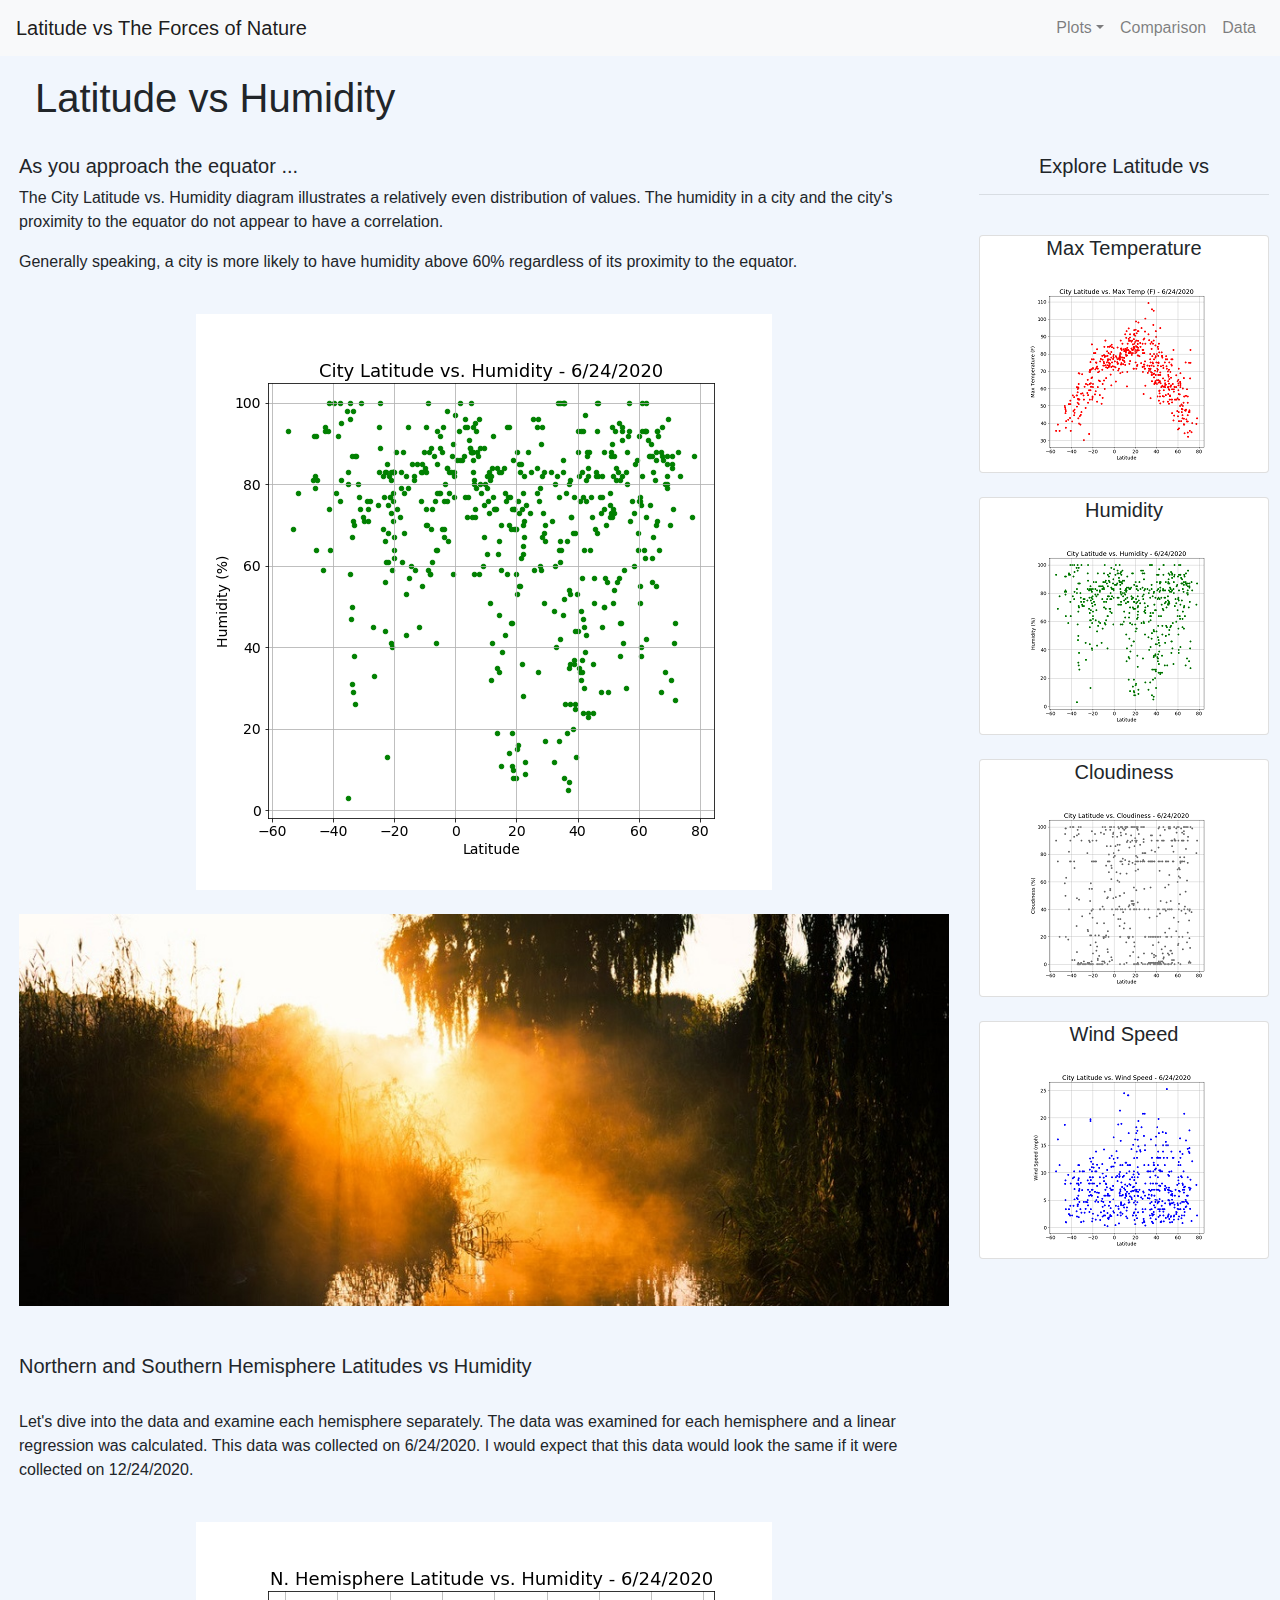
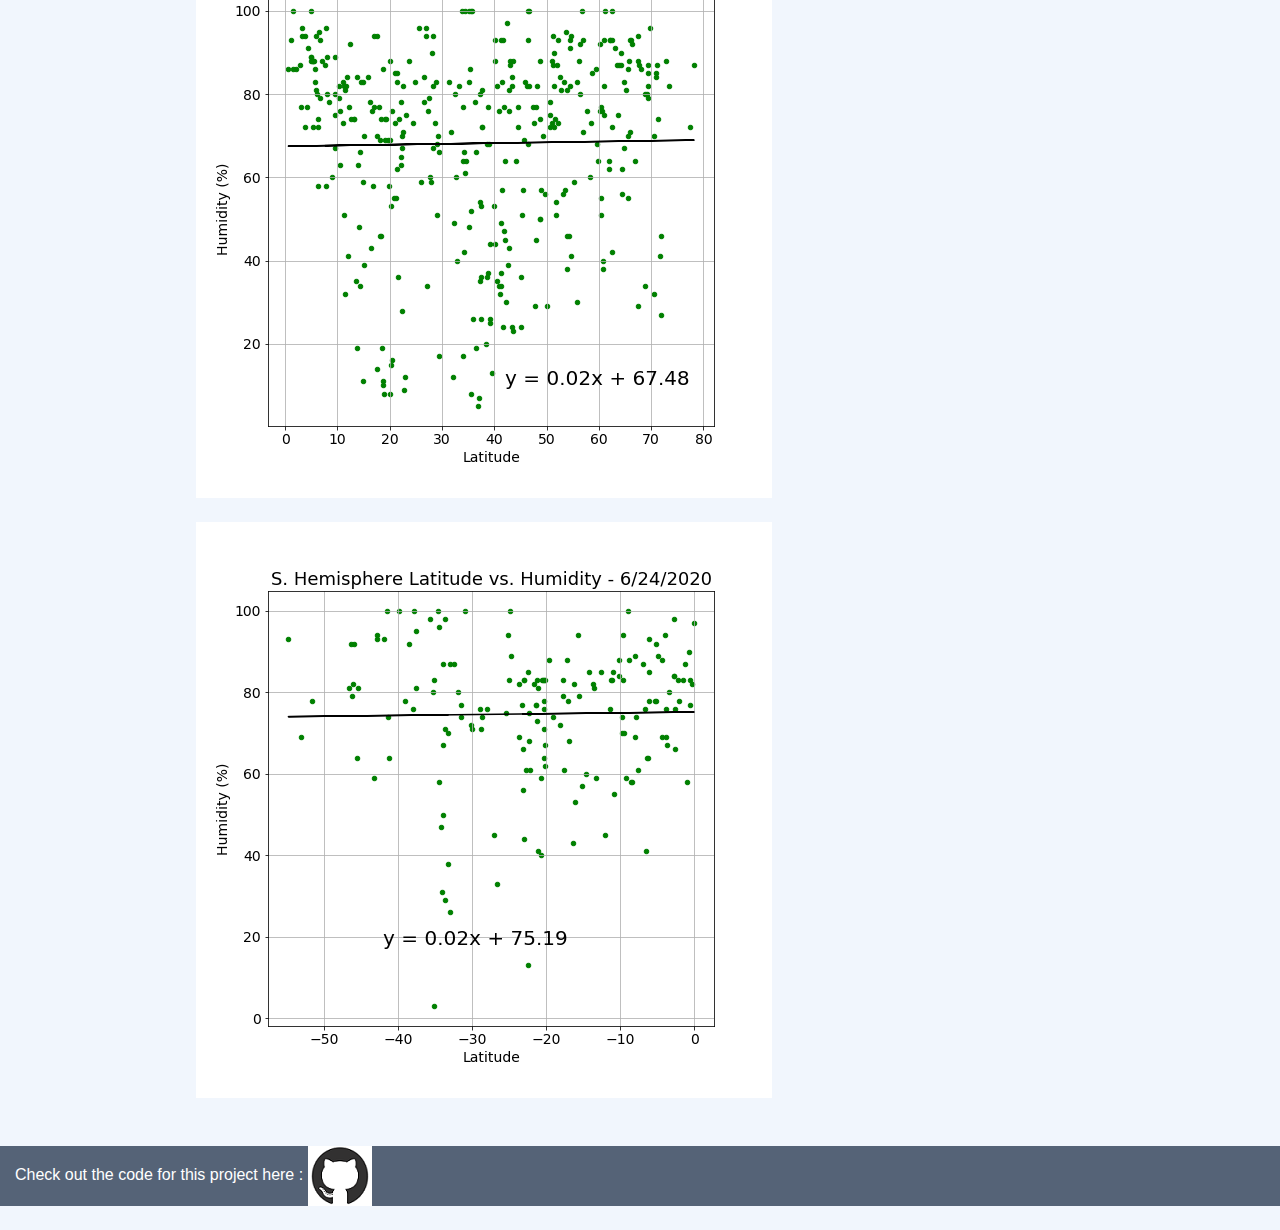
<file: WebVisualizations/humid.html>
<!DOCTYPE html>
<html lang="en-us">

<head>
    <meta charset="UTF-8">
    <title>Latitude vs The Forces of Nature</title>
    <link rel="stylesheet" type="text/css" href="style.css">
    <link rel="stylesheet" href="https://stackpath.bootstrapcdn.com/bootstrap/4.3.1/css/bootstrap.min.css"
        integrity="sha384-ggOyR0iXCbMQv3Xipma34MD+dH/1fQ784/j6cY/iJTQUOhcWr7x9JvoRxT2MZw1T" crossorigin="anonymous">
</head>
​

<body class="background">
    <nav class="navbar navbar-light bg-light navbar-expand-md fixed-top">
        <a href="../index.html" class="navbar-brand">Latitude vs The Forces of Nature</a>
        <button class="navbar-toggler" type="button" data-toggle="collapse" data-target="#navbarSupportedContent">
            <span class="navbar-toggler-icon"></span>
        </button>

        <div class="collapse navbar-collapse" id="navbarSupportedContent">
            <ul class="navbar-nav ml-auto">
                <li class="nav-item dropdown ml-auto">
                    <a href="#" class="nav-link dropdown-toggle" id="navbarDropdown" role="button"
                        data-toggle="dropdown" aria-haspopup="true" aria-expanded="false">Plots</a>
                    <div class="dropdown-menu" aria-labelledby="navbarDropdown">
                        <a href="max_temp.html" class="dropdown-item">vs Max Temperature</a>
                        <a href="humid.html" class="dropdown-item"> vs Humidity</a>
                        <a href="cloud.html" class="dropdown-item">vs Cloudiness</a>
                        <a href="wind.html" class="dropdown-item">vs Wind Speed</a>
                    </div>
                </li>
                <li class="nav-item ml-auto">
                    <a href="compar.html" class="nav-link">Comparison</a>
                </li>
                <li class="nav-item ml-auto">
                    <a href="data.html" class="nav-link">Data</a>
                </li>
            </ul>
        </div>
    </nav>

    <div class="container-fluid" style="margin-top: 50px;">
        <div class="row mb-4" style="margin-left: 20px;">
                <h1>Latitude vs Humidity</h1>
        </div>
    </div>

    <div class="container-fluid m-1" style="margin-top: 50px; margin-left: 20px;">
        <div class="row mb-4">
            <div class="col-md-9">
                <h5>As you approach the equator ...</h5>
                    <p>The City Latitude vs. Humidity diagram illustrates a relatively even distribution of values.  
                        The humidity in a city and the city's proximity to the equator do not appear to have a correlation.</p>
                    <p>Generally speaking, a city is more likely to have humidity above 60% regardless of its proximity to the equator.
                    </p>
                <br>
                <center><img src="images/Humidity.png" class="img-fluid" alt="Latitude vs Humidity"></center>
                <br>
                <center><img src="images/humid.jpg" class="img-fluid" alt="swamp"></center><br><br>
                <h5>Northern and Southern Hemisphere Latitudes vs Humidity
                </h5><br>
                <p>Let's dive into the data and examine each hemisphere separately.  The data was examined for each hemisphere and a linear regression was calculated.  
                    This data was collected on 6/24/2020.  I would expect that this data would look the same if it were collected on 12/24/2020.
                </p><br>
                <center><img src="images/N. Hemisphere Latitude vs. Humidity.png" class="img-fluid"
                    alt="N. hemisphere Latitude vs Humidity"></center>
                    <br>
                <center><img src="images/S. Hemisphere Latitude vs. Humidity.png" class="img-fluid"
                    alt="S. hemisphere Latitude vs Humidity"></center>
                    <br>
            </div>

            <div class="col-sm-6 col-md-3 ml-auto">
                <aside>
                    <center><h5>Explore Latitude vs</h5></center><hr>
                    <br>
                </aside>
                <aside class="sidebar">
                    <div class="card mb-4">
                        <center><h5 class="card-title">Max Temperature</h5></center>
                        <center><a href="max_temp.html"><img src="images/max_thumb.png" class="img-fluid" alt="Latitude vs Max Temperature"></a></center>                       
                    </div>
                </aside>
                <aside class="sidebar">
                    <div class="card mb-4">
                        <center><h5 class="card-title">Humidity</h5></center>
                        <center><a href="humid.html"><img src="images/humid_thumb.png" class="img-fluid" alt="Latitude vs Humidity"></a></center>                       
                    </div>
                </aside>
                <aside class="sidebar">
                    <div class="card mb-4">
                        <center><h5 class="card-title">Cloudiness</h5></center>
                        <center><a href="cloud.html"><img src="images/cloud_thumb.png" class="img-fluid" alt="Latitude vs Cloudiness"></a></center>                       
                    </div>
                </aside>
                <aside class="sidebar">
                    <div class="card mb-4">
                        <center><h5 class="card-title">Wind Speed</h5></center>
                        <center><a href="wind.html"><img src="images/wind_thumb.png" class="img-fluid" alt="Latitude vs Wind Speed"></a></center>                       
                    </div>
                </aside>
            </div>
        </div>
    </div>

    <div>
        <div class="container-fluid foot" style="margin-top: 20px;">
            <div class="row">
                <div class="col" style="color: white;">
                    Check out the code for this project here : <a href="https://github.com/jeremyhamley/python-api-challenge" target="_blank"><img
                        src="images/git.PNG" class="img-fluid"
                        alt="Github link"></a>
                </div>
            </div>
        </div>
    </div>


    <script src="https://code.jquery.com/jquery-3.3.1.slim.min.js"
        integrity="sha384-q8i/X+965DzO0rT7abK41JStQIAqVgRVzpbzo5smXKp4YfRvH+8abtTE1Pi6jizo"
        crossorigin="anonymous"></script>
    <script src="https://cdnjs.cloudflare.com/ajax/libs/popper.js/1.14.7/umd/popper.min.js"
        integrity="sha384-UO2eT0CpHqdSJQ6hJty5KVphtPhzWj9WO1clHTMGa3JDZwrnQq4sF86dIHNDz0W1"
        crossorigin="anonymous"></script>
    <script src="https://stackpath.bootstrapcdn.com/bootstrap/4.3.1/js/bootstrap.min.js"
        integrity="sha384-JjSmVgyd0p3pXB1rRibZUAYoIIy6OrQ6VrjIEaFf/nJGzIxFDsf4x0xIM+B07jRM"
        crossorigin="anonymous"></script>

</body>
​

</html>
</file>
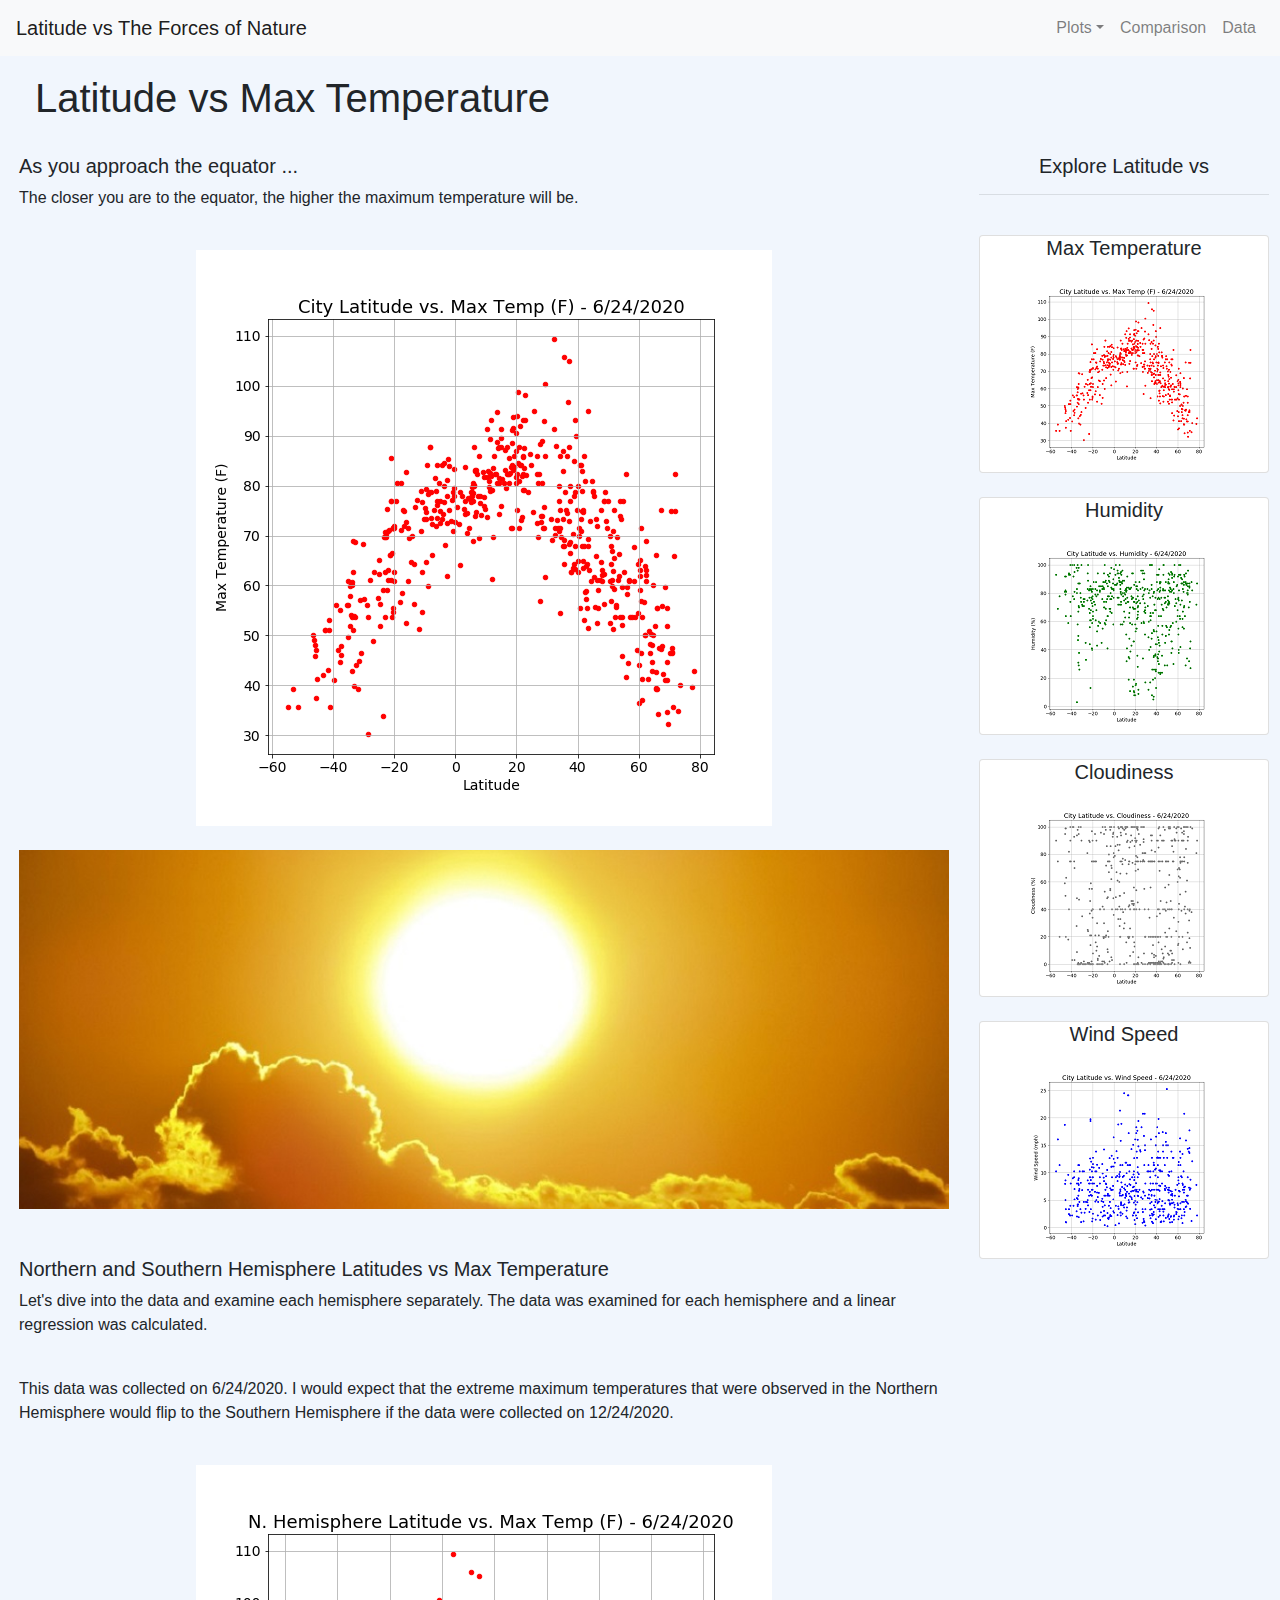
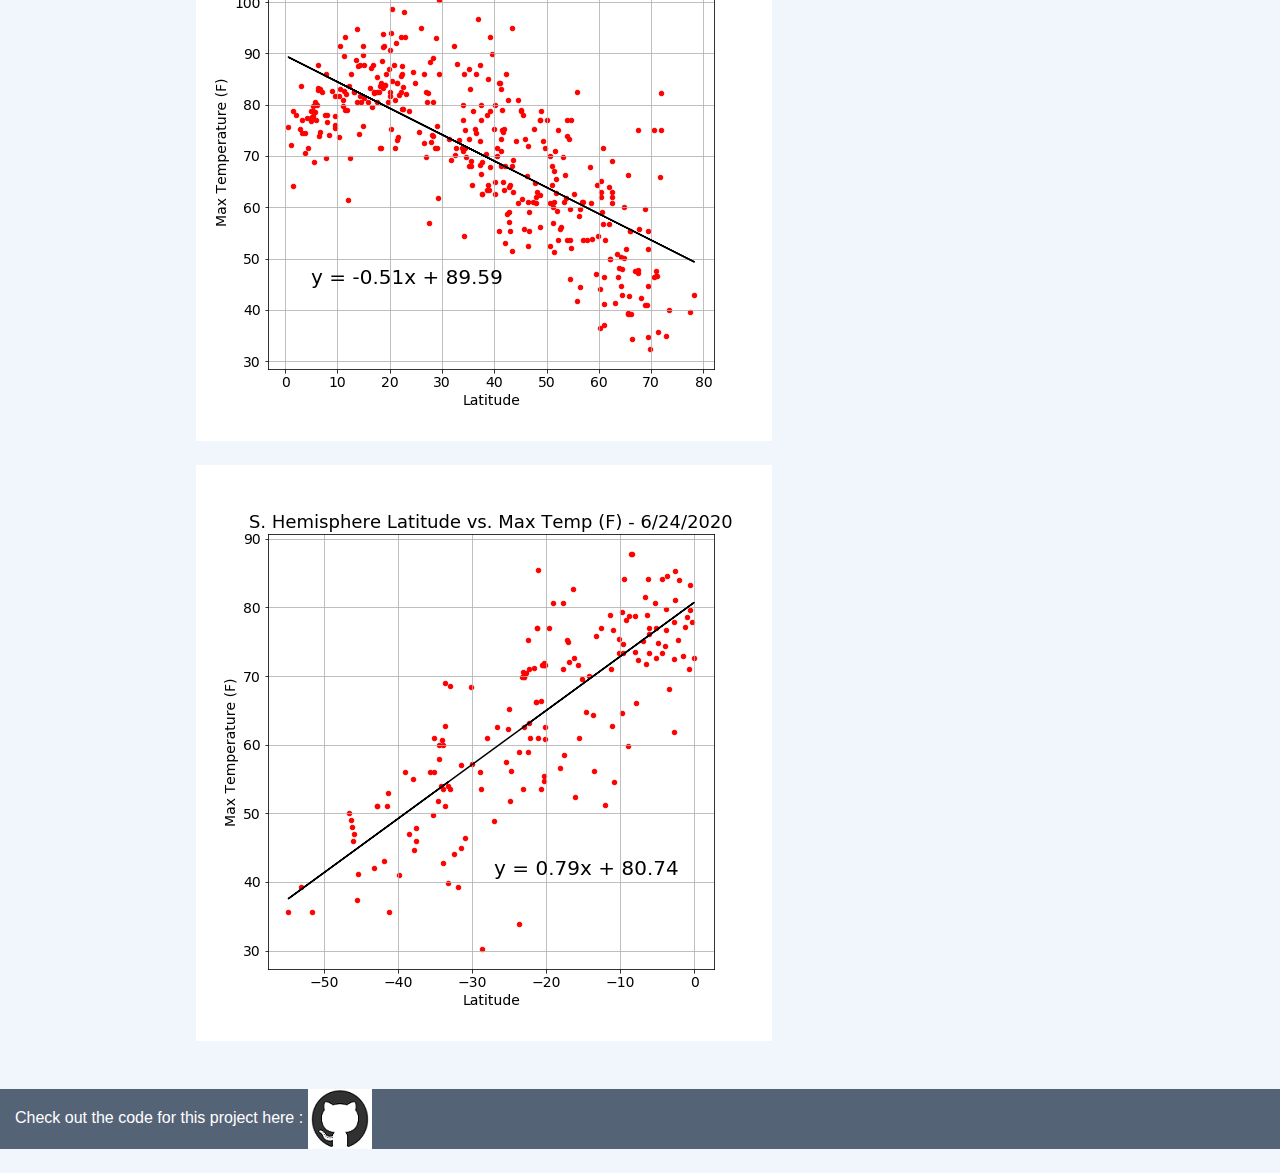
<file: WebVisualizations/max_temp.html>
<!DOCTYPE html>
<html lang="en-us">

<head>
    <meta charset="UTF-8">
    <title>Latitude vs The Forces of Nature</title>
    <link rel="stylesheet" type="text/css" href="style.css">
    <link rel="stylesheet" href="https://stackpath.bootstrapcdn.com/bootstrap/4.3.1/css/bootstrap.min.css"
        integrity="sha384-ggOyR0iXCbMQv3Xipma34MD+dH/1fQ784/j6cY/iJTQUOhcWr7x9JvoRxT2MZw1T" crossorigin="anonymous">
</head>
​

<body class="background">
    <nav class="navbar navbar-light bg-light navbar-expand-md fixed-top">
        <a href="../index.html" class="navbar-brand">Latitude vs The Forces of Nature</a>
        <button class="navbar-toggler" type="button" data-toggle="collapse" data-target="#navbarSupportedContent">
            <span class="navbar-toggler-icon"></span>
        </button>

        <div class="collapse navbar-collapse" id="navbarSupportedContent">
            <ul class="navbar-nav ml-auto">
                <li class="nav-item dropdown ml-auto">
                    <a href="#" class="nav-link dropdown-toggle " id="navbarDropdown" role="button"
                        data-toggle="dropdown" aria-haspopup="true" aria-expanded="false">Plots</a>
                    <div class="dropdown-menu" aria-labelledby="navbarDropdown">
                        <a href="max_temp.html" class="dropdown-item">vs Max Temperature</a>
                        <a href="humid.html" class="dropdown-item"> vs Humidity</a>
                        <a href="cloud.html" class="dropdown-item">vs Cloudiness</a>
                        <a href="wind.html" class="dropdown-item">vs Wind Speed</a>
                    </div>
                </li>
                <li class="nav-item ml-auto">
                    <a href="compar.html" class="nav-link">Comparison</a>
                </li>
                <li class="nav-item ml-auto">
                    <a href="data.html" class="nav-link">Data</a>
                </li>
            </ul>
        </div>
    </nav>

    <div class="container-fluid" style="margin-top: 50px;">
        <div class="row mb-4" style="margin-left: 20px;">
            <h1>Latitude vs Max Temperature</h1>
        </div>
    </div>

    <div class="container-fluid m-1" style="margin-top: 50px; margin-left: 20px;">
        <div class="row mb-4">
            <div class="col-md-9">
                <h5>As you approach the equator ...</h5>
                <p>The closer you are to the equator, the higher the maximum temperature will be.</p>
                <br>
                <center><img src="images/Max_Temp.png" class="img-fluid" alt="Latitude vs Max Temperature"></center>
                <br>
                <center><img src="images/sun.jpg" class="img-fluid" alt="sun"></center><br><br>
                <h5>Northern and Southern Hemisphere Latitudes vs Max Temperature
                </h5>
                <p>Let's dive into the data and examine each hemisphere separately. The data was examined for each
                    hemisphere and a linear regression was calculated.</p>
                <br>
                <p>This data was collected on 6/24/2020. I would expect that the extreme maximum temperatures that were
                    observed in the Northern Hemisphere would
                    flip to the Southern Hemisphere if the data were collected on 12/24/2020.
                </p><br>
                <center><img src="images/N. Hemisphere Latitude vs. Max Temp (F).png" class="img-fluid"
                        alt="N. hemisphere Latitude vs Max Temperature"></center>
                <br>
                <center><img src="images/S. Hemisphere Latitude vs. Max Temp (F).png" class="img-fluid"
                        alt="S. hemisphere Latitude vs Max Temperature"></center>
                <br>
            </div>
            <div class="col-sm-6 col-md-3 ml-auto">
                <aside>
                    <center>
                        <h5>Explore Latitude vs</h5>
                    </center>
                    <hr>
                    <br>
                </aside>
                <aside class="sidebar">
                    <div class="card mb-4">
                        <center>
                            <h5 class="card-title">Max Temperature</h5>
                        </center>
                        <center><a href="max_temp.html"><img src="images/max_thumb.png" class="img-fluid"
                                    alt="Latitude vs Max Temperature"></a></center>
                    </div>
                </aside>
                <aside class="sidebar">
                    <div class="card mb-4">
                        <center>
                            <h5 class="card-title">Humidity</h5>
                        </center>
                        <center><a href="humid.html"><img src="images/humid_thumb.png" class="img-fluid"
                                    alt="Latitude vs Humidity"></a></center>
                    </div>
                </aside>
                <aside class="sidebar">
                    <div class="card mb-4">
                        <center>
                            <h5 class="card-title">Cloudiness</h5>
                        </center>
                        <center><a href="cloud.html"><img src="images/cloud_thumb.png" class="img-fluid"
                                    alt="Latitude vs Cloudiness"></a></center>
                    </div>
                </aside>
                <aside class="sidebar">
                    <div class="card mb-4">
                        <center>
                            <h5 class="card-title">Wind Speed</h5>
                        </center>
                        <center><a href="wind.html"><img src="images/wind_thumb.png" class="img-fluid"
                                    alt="Latitude vs Wind Speed"></a></center>
                    </div>
                </aside>
            </div>
        </div>
    </div>

    <div>
        <div class="container-fluid foot" style="margin-top: 20px;">
            <div class="row">
                <div class="col" style="color: white;">
                    Check out the code for this project here : <a href="https://github.com/jeremyhamley/python-api-challenge" target="_blank"><img
                        src="images/git.PNG" class="img-fluid"
                        alt="Github link"></a>
                </div>
            </div>
        </div>
    </div>


    <script src="https://code.jquery.com/jquery-3.3.1.slim.min.js"
        integrity="sha384-q8i/X+965DzO0rT7abK41JStQIAqVgRVzpbzo5smXKp4YfRvH+8abtTE1Pi6jizo"
        crossorigin="anonymous"></script>
    <script src="https://cdnjs.cloudflare.com/ajax/libs/popper.js/1.14.7/umd/popper.min.js"
        integrity="sha384-UO2eT0CpHqdSJQ6hJty5KVphtPhzWj9WO1clHTMGa3JDZwrnQq4sF86dIHNDz0W1"
        crossorigin="anonymous"></script>
    <script src="https://stackpath.bootstrapcdn.com/bootstrap/4.3.1/js/bootstrap.min.js"
        integrity="sha384-JjSmVgyd0p3pXB1rRibZUAYoIIy6OrQ6VrjIEaFf/nJGzIxFDsf4x0xIM+B07jRM"
        crossorigin="anonymous"></script>

</body>
​

</html>
</file>
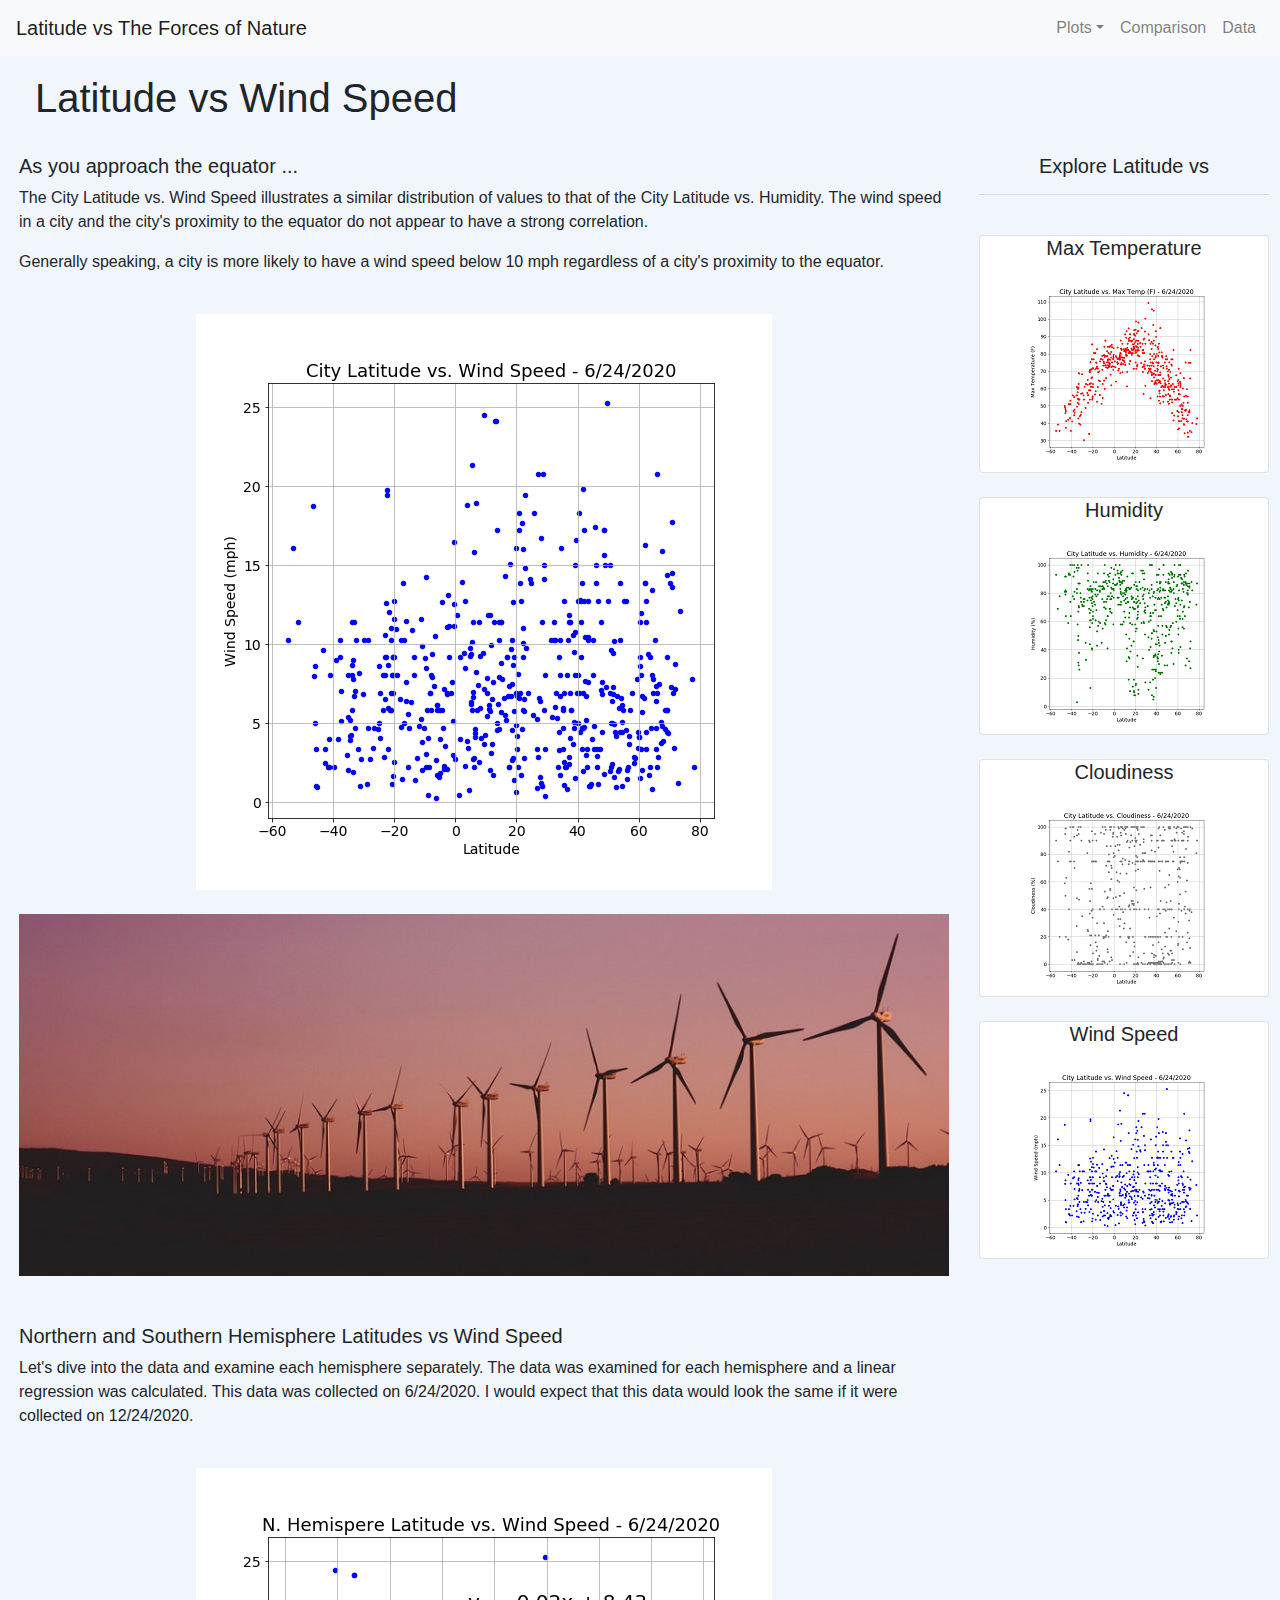
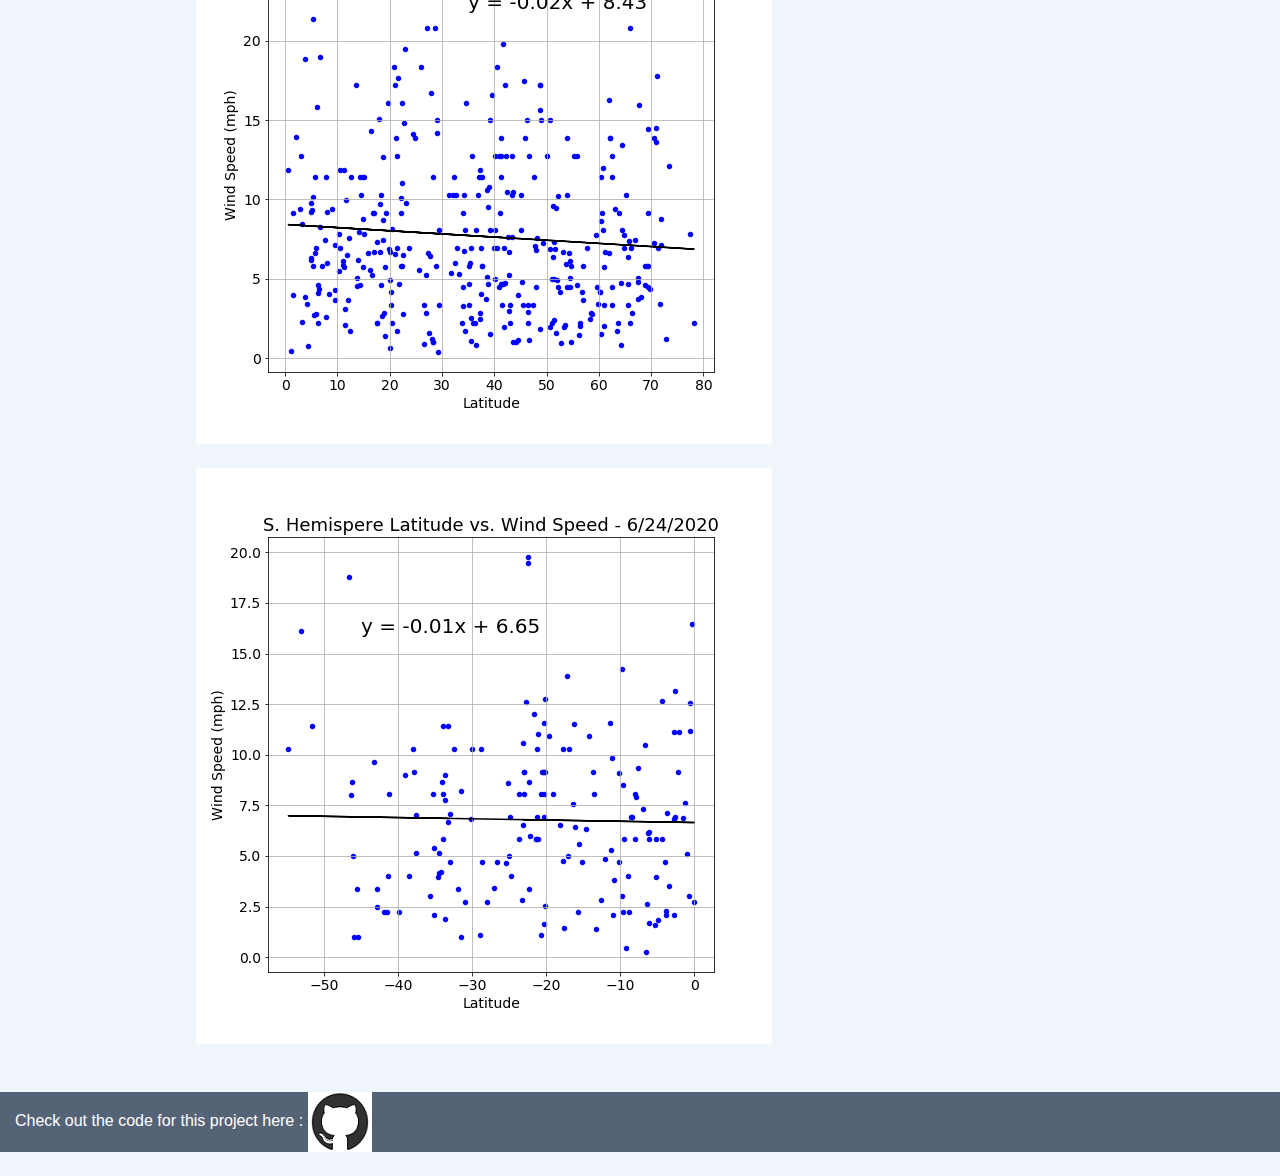
<file: WebVisualizations/wind.html>
<!DOCTYPE html>
<html lang="en-us">

<head>
    <meta charset="UTF-8">
    <title>Latitude vs The Forces of Nature</title>
    <link rel="stylesheet" type="text/css" href="style.css">
    <link rel="stylesheet" href="https://stackpath.bootstrapcdn.com/bootstrap/4.3.1/css/bootstrap.min.css"
        integrity="sha384-ggOyR0iXCbMQv3Xipma34MD+dH/1fQ784/j6cY/iJTQUOhcWr7x9JvoRxT2MZw1T" crossorigin="anonymous">
</head>
​

<body class="background">
    <nav class="navbar navbar-light bg-light navbar-expand-md fixed-top">
        <a href="../index.html" class="navbar-brand">Latitude vs The Forces of Nature</a>
        <button class="navbar-toggler" type="button" data-toggle="collapse" data-target="#navbarSupportedContent">
            <span class="navbar-toggler-icon"></span>
        </button>

        <div class="collapse navbar-collapse" id="navbarSupportedContent">
            <ul class="navbar-nav ml-auto">
                <li class="nav-item dropdown ml-auto">
                    <a href="#" class="nav-link dropdown-toggle" id="navbarDropdown" role="button"
                        data-toggle="dropdown" aria-haspopup="true" aria-expanded="false">Plots</a>
                    <div class="dropdown-menu" aria-labelledby="navbarDropdown">
                        <a href="max_temp.html" class="dropdown-item">vs Max Temperature</a>
                        <a href="humid.html" class="dropdown-item"> vs Humidity</a>
                        <a href="cloud.html" class="dropdown-item">vs Cloudiness</a>
                        <a href="wind.html" class="dropdown-item">vs Wind Speed</a>
                    </div>
                </li>
                <li class="nav-item ml-auto">
                    <a href="compar.html" class="nav-link">Comparison</a>
                </li>
                <li class="nav-item ml-auto">
                    <a href="data.html" class="nav-link">Data</a>
                </li>
            </ul>
        </div>
    </nav>

    <div class="container-fluid" style="margin-top: 50px;">
        <div class="row mb-4" style="margin-left: 20px;">
                <h1>Latitude vs Wind Speed</h1>
        </div>
    </div>

    <div class="container-fluid m-1" style="margin-top: 50px; margin-left: 20px;">
        <div class="row mb-4">
            <div class="col-md-9">
                <h5>As you approach the equator ...</h5>
                    <p>The City Latitude vs. Wind Speed illustrates a similar distribution of values to that of the City Latitude vs. Humidity.  
                        The wind speed in a city and the city's proximity to the equator do not appear to have a strong correlation.</p>
                    <p>Generally speaking, a city is more likely to have a wind speed below 10 mph regardless of a city's proximity to the equator.</p>
                <br>
                <center><img src="images/Wind_Speed.png" class="img-fluid" alt="Latitude vs Wind Speed"></center>
                <br>
                <center><img src="images/wind.jpg" class="img-fluid" alt="wind tubines"></center><br><br>
                <h5>Northern and Southern Hemisphere Latitudes vs Wind Speed
                    <br>
                </h5>
                <p>Let's dive into the data and examine each hemisphere separately.  The data was examined for each hemisphere and a linear regression was calculated.  
                    This data was collected on 6/24/2020.  I would expect that this data would look the same if it were collected on 12/24/2020. 
                </p><br>
                <center><img src="images/N. Hemispere Latitude vs. Wind Speed.png" class="img-fluid"
                    alt="N. hemisphere Latitude vs Wind Speed"></center>
                    <br>
                <center><img src="images/S. Hemispere Latitude vs. Wind Speed.png" class="img-fluid"
                    alt="S. hemisphere Latitude vs Wind Speed"></center>
                    <br>
            </div>
            
            <div class="col-sm-6 col-md-3 ml-auto">
                <aside>
                    <center><h5>Explore Latitude vs</h5></center><hr>
                    <br>
                </aside>
                <aside class="sidebar">
                    <div class="card mb-4">
                        <center><h5 class="card-title">Max Temperature</h5></center>
                        <center><a href="max_temp.html"><img src="images/max_thumb.png" class="img-fluid" alt="Latitude vs Max Temperature"></a></center>                       
                    </div>
                </aside>
                <aside class="sidebar">
                    <div class="card mb-4">
                        <center><h5 class="card-title">Humidity</h5></center>
                        <center><a href="humid.html"><img src="images/humid_thumb.png" class="img-fluid" alt="Latitude vs Humidity"></a></center>                       
                    </div>
                </aside>
                <aside class="sidebar">
                    <div class="card mb-4">
                        <center><h5 class="card-title">Cloudiness</h5></center>
                        <center><a href="cloud.html"><img src="images/cloud_thumb.png" class="img-fluid" alt="Latitude vs Cloudiness"></a></center>                       
                    </div>
                </aside>
                <aside class="sidebar">
                    <div class="card mb-4">
                        <center><h5 class="card-title">Wind Speed</h5></center>
                        <center><a href="wind.html"><img src="images/wind_thumb.png" class="img-fluid" alt="Latitude vs Wind Speed"></a></center>                       
                    </div>
                </aside>
            </div>
        </div>
    </div>

    <div>
        <div class="container-fluid foot" style="margin-top: 20px;">
            <div class="row">
                <div class="col" style="color: white;">
                    Check out the code for this project here : <a href="https://github.com/jeremyhamley/python-api-challenge" target="_blank"><img
                        src="images/git.PNG" class="img-fluid"
                        alt="Github link"></a>
                </div>
            </div>
        </div>
    </div>



    <script src="https://code.jquery.com/jquery-3.3.1.slim.min.js"
        integrity="sha384-q8i/X+965DzO0rT7abK41JStQIAqVgRVzpbzo5smXKp4YfRvH+8abtTE1Pi6jizo"
        crossorigin="anonymous"></script>
    <script src="https://cdnjs.cloudflare.com/ajax/libs/popper.js/1.14.7/umd/popper.min.js"
        integrity="sha384-UO2eT0CpHqdSJQ6hJty5KVphtPhzWj9WO1clHTMGa3JDZwrnQq4sF86dIHNDz0W1"
        crossorigin="anonymous"></script>
    <script src="https://stackpath.bootstrapcdn.com/bootstrap/4.3.1/js/bootstrap.min.js"
        integrity="sha384-JjSmVgyd0p3pXB1rRibZUAYoIIy6OrQ6VrjIEaFf/nJGzIxFDsf4x0xIM+B07jRM"
        crossorigin="anonymous"></script>

</body>
​

</html>
</file>
<file: WebVisualizations/style.css>
.centerhead
    {
    font-size: 60px;
    text-align: center;
    margin-bottom: 20px;
    font-family: Arial, Helvetica, sans-serif;
    }
p
    {
    font-family: Arial, Helvetica, sans-serif;
    }


.background{background-color:rgb(241, 246, 253)}

.foot{background-color:rgb(85, 99, 119)}
</file>
